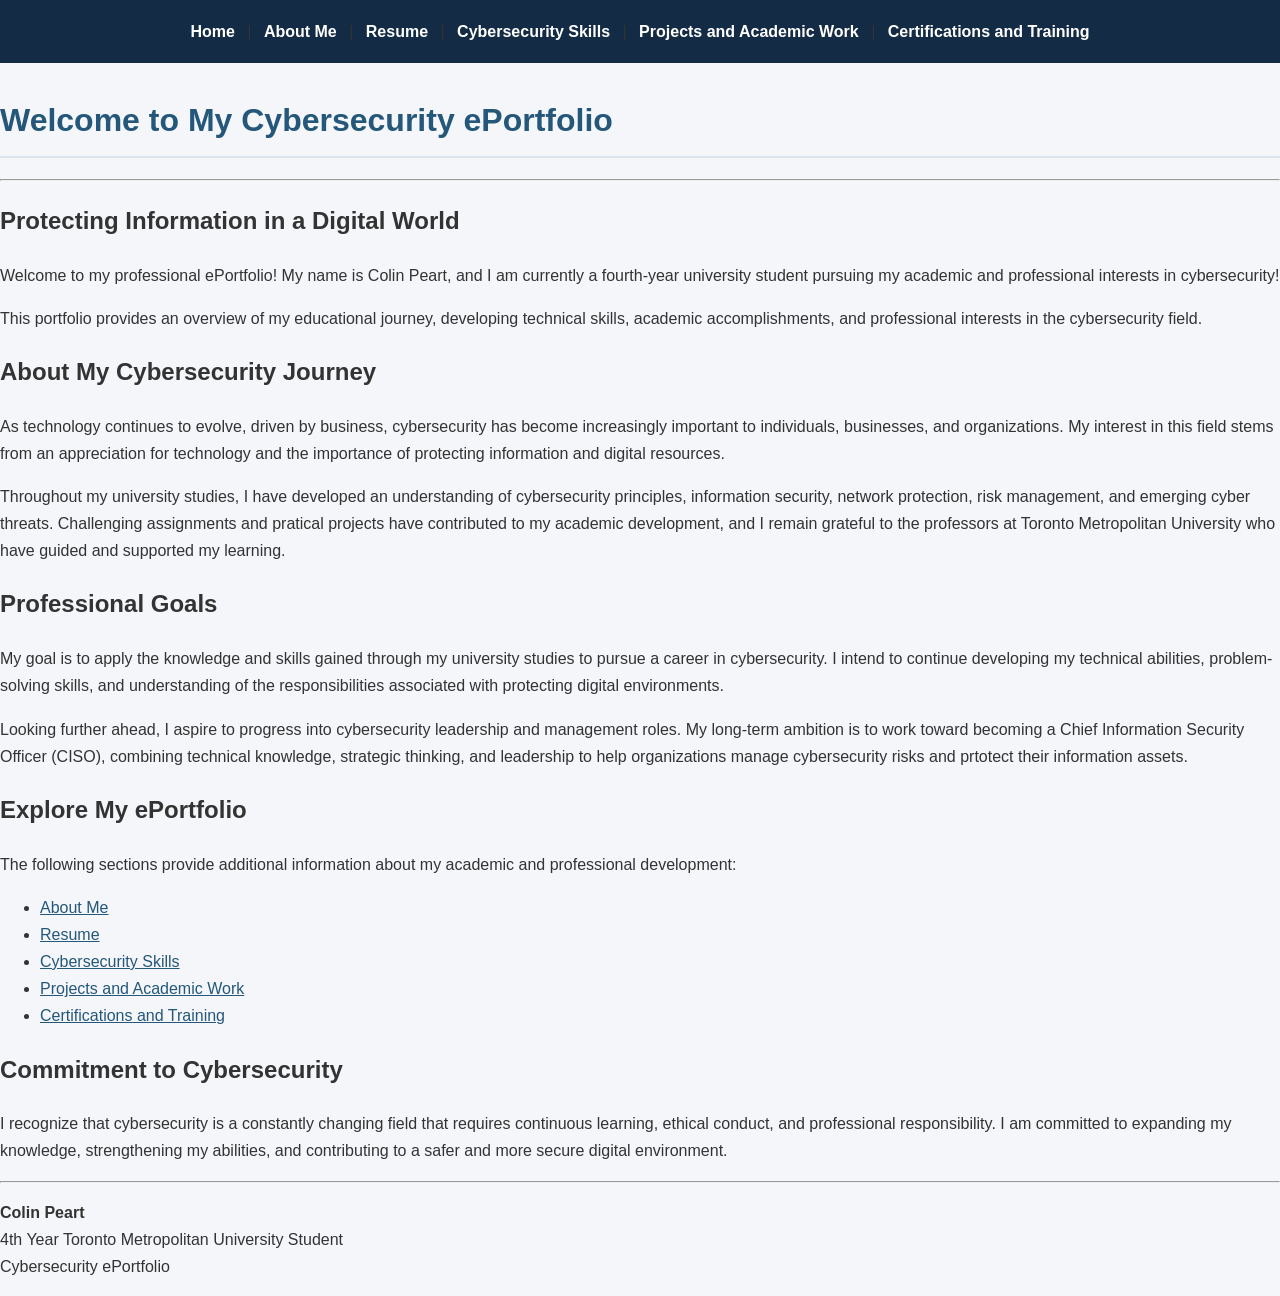
<file: index.html>
<!DOCTYPE html>
<html lang="en">

  <head>
    <meta charset="UTF-8">
    <meta name="viewport" content="width=device-width, initial-scale=1.0">
    
    <title>Welcome to My Cybersecurity ePortfolio</title>
  <style>
    
    /* Need to punch this up a bit! */

    body {
          font-family: Arial, Helvetica, sans-serif;
          background-color: #f4f6f9;
          color: #333333;
          margin: 0;
          line-height: 1.7;
    }

    /* navigation bar */

    nav {
      background-color: #142b45;
      padding: 18px;
      text-align: center;
    }
    
    nav a {
      color: #ffffff;
      text-decoration: none;
      margin: 0 8px;
      font-weight: bold;
    }

    nav a: hover {
      color: #8fc5ed;
      text-decoration: underline;
    }

    /* Body Content */

    main {
      max-width: 1000px;
      margin: 30px auto;
      padding: 30px;
      background-color: #ffffff;
    }

    /* What about scarfs? Headings */

    h1 {
      color: #24577a;
      border-bottom: 2px solid #dce5ee;
      padding-bottom: 8px;
      margin-top: 30px;
    }

    a {
      color: #24577a;
    }

    a:hover {
      color: #142b45;
    }

    footer {
      background-color: #142b45;
      color: #ffffff;
      text-align: center;
      padding: 20px;
      margin-top: 30px;
    }
    footer p {
      margin: 5px;
    }

    @media screen and (max-width: 700px) {
      nav a{
        display: inline-block;
        margin: 5px;
      }

      main {
        margin: 10px;
        padding: 18px;
      }

      h1 {
        font-size: 1.6em;
      }
    }
    </style>
  </head>
  
  <body>
  
  <nav>
    <a href="index.html">Home</a> |
    <a href="about.html">About Me</a> |
    <a href="resume.html">Resume</a> |
    <a href="skills.html">Cybersecurity Skills</a> |
    <a href="projects.html">Projects and Academic Work</a> |
    <a href="certifications.html">Certifications and Training</a>
  </nav>

    
    <h1> Welcome to My Cybersecurity ePortfolio</h1>

    <hr>

    <h2>Protecting Information in a Digital World</h2>

    <p>
      Welcome to my professional ePortfolio!  My name is Colin Peart,
      and I am currently a fourth-year university student pursuing my academic
      and professional interests in cybersecurity!
    </p>

    <p>
      This portfolio provides an overview of my educational journey, developing technical
      skills, academic accomplishments, and professional interests in the cybersecurity
      field.
    </p>

    <h2>About My Cybersecurity Journey</h2>
    <p>
      As technology continues to evolve, driven by business, cybersecurity
      has become increasingly important to individuals, businesses, and
      organizations.  My interest in this field stems from an 
      appreciation for technology and the importance of protecting
      information and digital resources.
    </p>


    <p>
      Throughout my university studies, I have developed an understanding
      of cybersecurity principles, information security, network protection, 
      risk management, and emerging cyber threats. Challenging assignments
      and pratical projects have contributed to my  academic development,
      and I remain grateful to the professors at Toronto Metropolitan
      University who have guided and supported my learning.      
    </p>

    <h2>Professional Goals</h2>
    <p>
      My goal is to apply the knowledge and skills gained through my
      university studies to pursue a career in cybersecurity.  I 
      intend to continue developing my technical abilities, problem-
      solving skills, and understanding of the responsibilities associated
      with protecting digital environments.
    </p>

    <p>
      Looking further ahead, I aspire to progress into cybersecurity 
      leadership and management roles.  My long-term ambition is to
      work toward becoming a Chief Information Security Officer (CISO),
      combining technical knowledge, strategic thinking, and 
      leadership to help organizations manage cybersecurity risks
      and prtotect their information assets.
    </p>

    <h2>Explore My ePortfolio</h2>

    <p>
      The following sections provide additional information about
      my academic and professional development:
    </p>

    <ul>
      <li><a href="about.html">About Me</a></li>
      <li><a href="resume.html">Resume</a></li>
      <li><a href="skills.html">Cybersecurity Skills</a></li>
      <li><a href="projects.html">Projects and Academic Work</a></li>
      <li><a href="certifications.html">Certifications and Training</a></li>
    </ul>

    <h2>Commitment to Cybersecurity</h2>

    <p>
      I recognize that cybersecurity is a constantly changing field that
      requires continuous learning, ethical conduct, and professional
      responsibility. I am committed to expanding my knowledge, 
      strengthening my abilities, and contributing to a safer and more
      secure digital environment.
    </p>
    
    <hr>
    
    <p>
      <strong>Colin Peart</strong><br>
      4th Year Toronto Metropolitan University Student<br>
      Cybersecurity ePortfolio<br>
    </p>
    
  </body>
</html>
</file>
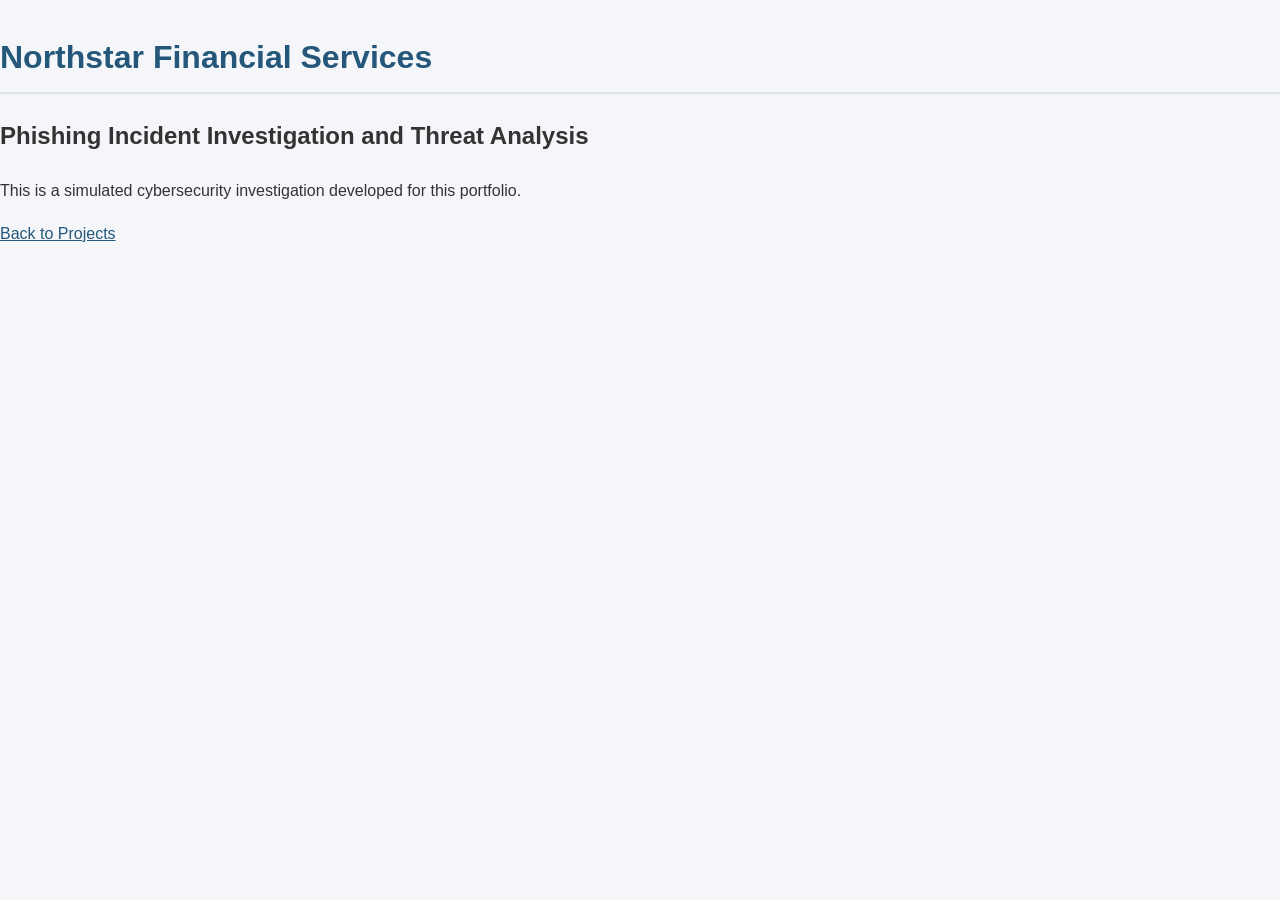
<file: projects/northstar/index.html>
<!DOCTYPE html>
<html lang="en">


<head>
<meta charset="UTF-8">
  <title>Northstar Financial Services</title>
<style>
    
    /* Need to punch this up a bit! */

    body {
          font-family: Arial, Helvetica, sans-serif;
          background-color: #f4f6f9;
          color: #333333;
          margin: 0;
          line-height: 1.7;
    }

    /* navigation bar */

    nav {
      background-color: #142b45;
      padding: 18px;
      text-align: center;
    }
    
    nav a {
      color: #ffffff;
      text-decoration: none;
      margin: 0 8px;
      font-weight: bold;
    }

    nav a: hover {
      color: #8fc5ed;
      text-decoration: underline;
    }

    /* Body Content */

    main {
      max-width: 1000px;
      margin: 30px auto;
      padding: 30px;
      background-color: #ffffff;
    }

    /* What about scarfs? Headings */

    h1 {
      color: #24577a;
      border-bottom: 2px solid #dce5ee;
      padding-bottom: 8px;
      margin-top: 30px;
    }

    a {
      color: #24577a;
    }

    a:hover {
      color: #142b45;
    }

    footer {
      background-color: #142b45;
      color: #ffffff;
      text-align: center;
      padding: 20px;
      margin-top: 30px;
    }
    footer p {
      margin: 5px;
    }

    @media screen and (max-width: 700px) {
      nav a{
        display: inline-block;
        margin: 5px;
      }

      main {
        margin: 10px;
        padding: 18px;
      }

      h1 {
        font-size: 1.6em;
      }
    }
    </style>
    
</head>

<body>
<h1> Northstar Financial Services</h1>
<h2> Phishing Incident Investigation and 
Threat Analysis</h2>

<p>
  This is a simulated cybersecurity investigation
  developed for this portfolio.
</p>

<a href="../../projects.html">
  Back to Projects
</a>
  
</body>
</html>
</file>
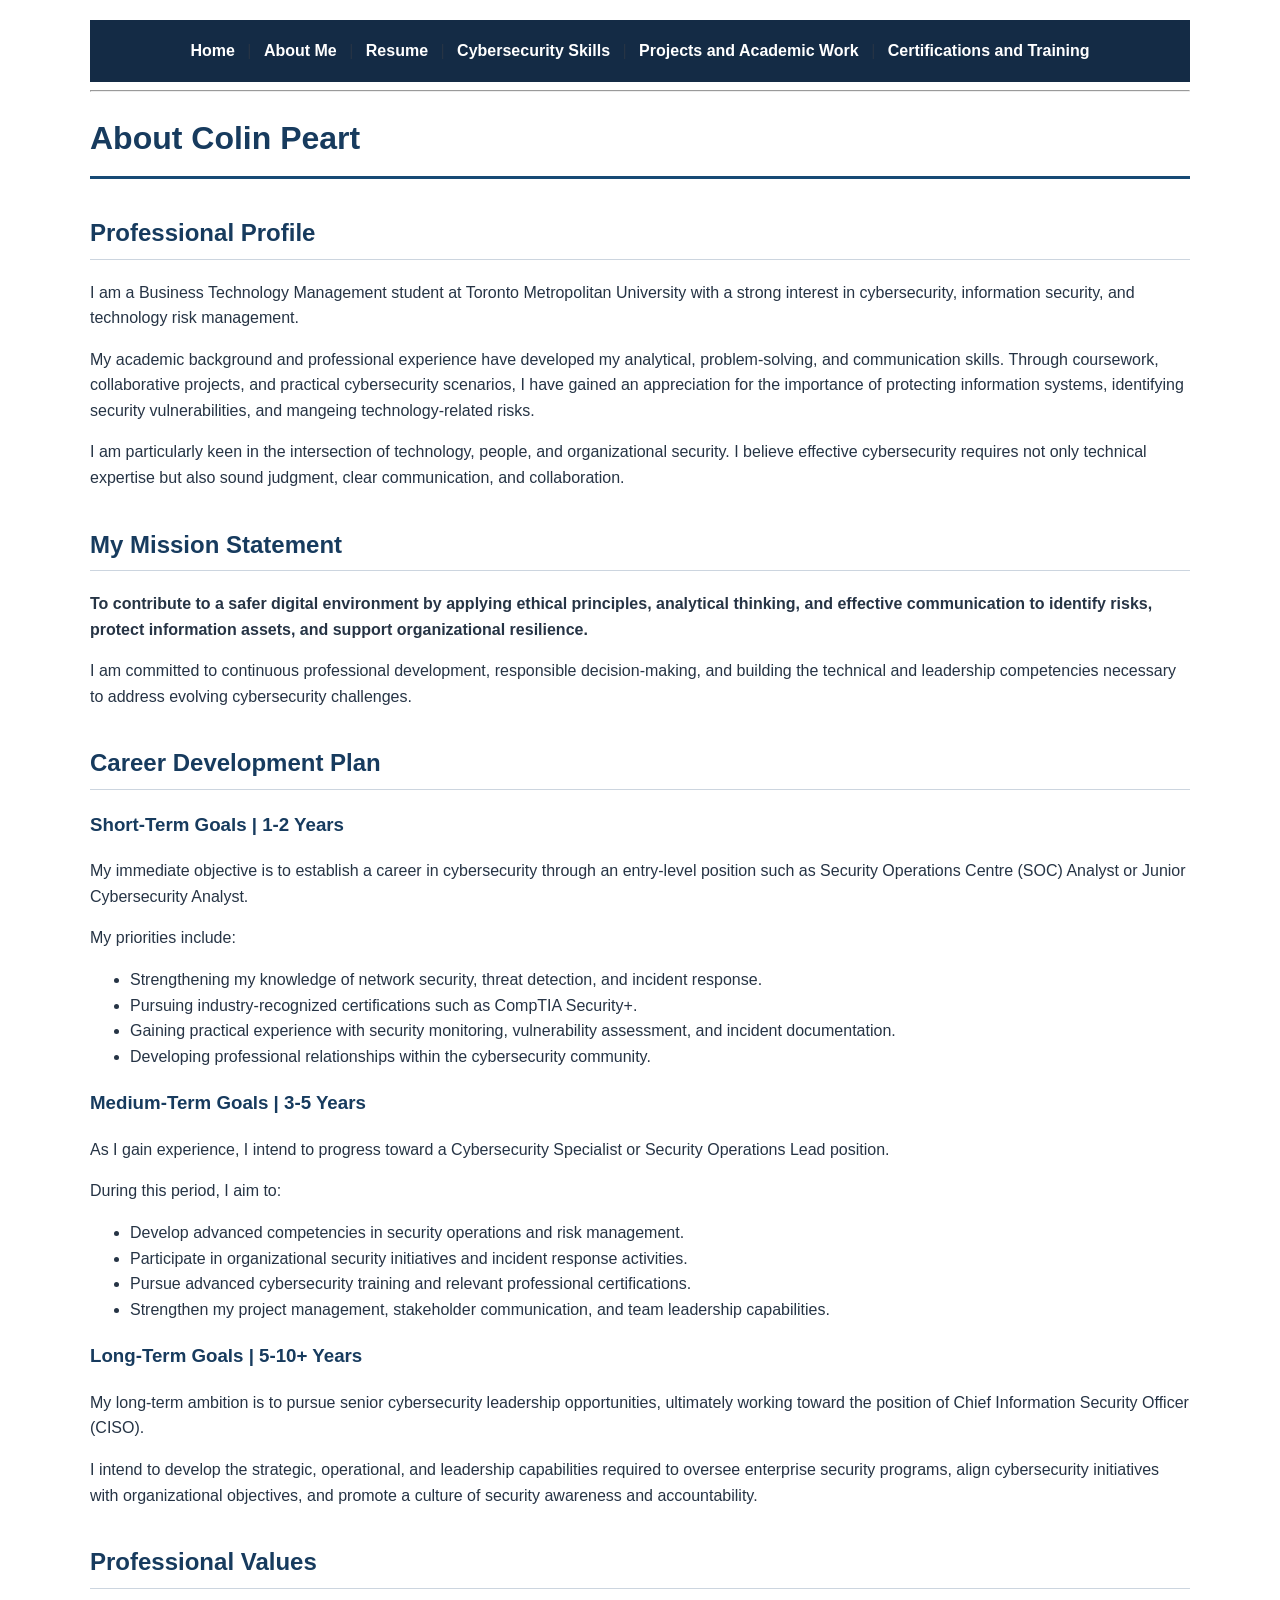
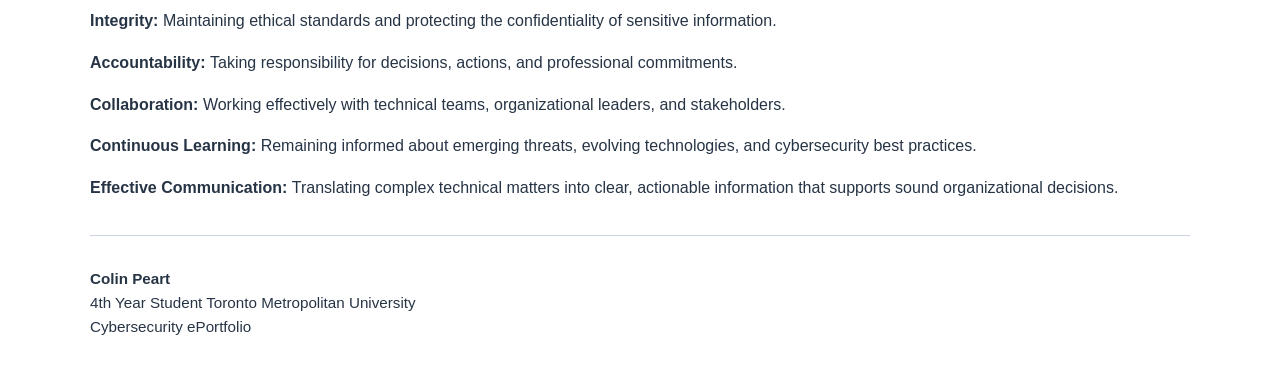
<file: about.html>
<!DOCTYPE html><html lang="en">

<head>
<meta charset="UTF-8">
<meta name="viewport" content="width=device-width, initial-scale=1.0">

<title>About Me</title>

<style>
body {
font-family: Arial, Helvetica, sans-serif;
line-height: 1.6;
max-width: 1100px;
margin: auto;
padding: 20px;
color: #263445;
background-color: #ffffff;
}

/* navigation bar */

    nav {
      background-color: #142b45;
      padding: 18px;
      text-align: center;
    }
    
    nav a {
      color: #ffffff;
      text-decoration: none;
      margin: 0 8px;
      font-weight: bold;
    }
    nav a: hover {
      color: #8fc5ed;
      text-decoration: underline;
    }
h1, h2, h3 {
color: #173b5e;
}

h1 {
border-bottom: 3px solid #174a75;
padding-bottom: 12px;
}

h2 {
margin-top: 35px;
border-bottom: 1px solid #ccd5df;
padding-bottom: 6px;
}

table {
width: 100%;
border-collapse: collapse;
margin: 20px 0;
}

th, td {
border: 1px solid #b9c5d1;
padding: 10px;
text-align: left;
vertical-align: top;
}

th {
background-color: #e8eef4;
color: #173b5e;
}

.note {
background-color: #f1f5f9;
border-left: 4px solid #174a75;
padding: 12px;
margin: 18px 0;
}

footer {
margin-top: 35px;
border-top: 1px solid #ccd5df;
padding-top: 15px;
font-size: 0.95em;
}

code {
color: #174a75;
}

@media (max-width: 650px) {
body {
padding: 12px;
}

table {
font-size: 0.9em;
}

th, td {
padding: 6px;
}
}
</style>

</head>

<body>
<nav aria-label="Main navigation">
<a href="index.html">Home</a> |
<a href="about.html">About Me</a> |
<a href="resume.html">Resume</a> |
<a href="skills.html">Cybersecurity Skills</a> |
<a href="projects.html">Projects and Academic Work</a> |
<a href="certifications.html">Certifications and Training</a>
</nav>

<hr>

<h1>About Colin Peart</h1>


<h2>Professional Profile</h2>


<p>
  I am a Business Technology Management student at Toronto Metropolitan University with a strong
  interest in cybersecurity, information security, and technology risk management.
  </p>

<p>
  My academic background and professional experience have developed my analytical, problem-solving,
  and communication skills.  Through coursework, collaborative projects, and practical cybersecurity
  scenarios, I have gained an appreciation for the importance of protecting information systems, 
  identifying security vulnerabilities, and mangeing technology-related risks.
</p>

<p>
  I am particularly keen in the intersection of technology, people, and organizational security. I
  believe effective cybersecurity requires not only technical expertise but also sound judgment, clear
  communication, and collaboration.
</p>

<h2>My Mission Statement</h2>
  <p>
  <strong>To contribute to a safer digital environment by applying ethical principles, analytical thinking,
  and effective communication to identify risks, protect information assets, and support organizational
  resilience.</strong></p>

  <p>
  I am committed to continuous professional development, responsible decision-making, and building the technical
  and leadership competencies necessary to address evolving cybersecurity challenges.
  </p>

<h2>Career Development Plan</h2>
<h3>Short-Term Goals | 1-2 Years</h3>

<p>
  My immediate objective is to establish a career in cybersecurity through an entry-level position such as Security Operations Centre
  (SOC) Analyst or Junior Cybersecurity Analyst.
</p>

  <p>My priorities include:</p>
  
  <ul>
    <li>Strengthening my knowledge of network security, threat detection, and incident response.</li>
    <li>Pursuing industry-recognized certifications such as CompTIA Security+.</li>
    <li>Gaining practical experience with security monitoring, vulnerability assessment, and incident documentation.</li>
    <li>Developing professional relationships within the cybersecurity community.</li>
  </ul>

  <h3>Medium-Term Goals  | 3-5 Years</h3>
  <p>
    As I gain experience, I intend to progress toward a Cybersecurity Specialist or Security Operations Lead position.
  </p>

  <p>During this period, I aim to:</p>

  <ul>
    <li>Develop advanced competencies in security operations and risk management.</li>
    <li>Participate in organizational security initiatives and incident response activities.</li>
    <li>Pursue advanced cybersecurity training and relevant professional certifications.</li>
    <li>Strengthen my project management, stakeholder communication, and team leadership capabilities.</li>
  </ul>

 <h3>Long-Term Goals | 5-10+ Years</h3>
  
  <p>
    My long-term ambition is to pursue senior cybersecurity leadership opportunities, ultimately working toward
    the position of Chief Information Security Officer (CISO).
  </p>
  <p>
    I intend to develop the strategic, operational, and leadership capabilities required to oversee enterprise
    security programs, align cybersecurity initiatives with organizational objectives, and promote a culture
    of security awareness and accountability.
   </p>

  <h2>Professional Values</h2>
  <p>
    <strong>Integrity: </strong> Maintaining ethical standards and protecting the confidentiality of sensitive
    information.  </p>

  <p>
    <strong>Accountability: </strong> Taking responsibility for decisions, actions, and professional commitments. </p>

  <p>
    <strong>Collaboration: </strong> Working effectively with technical teams, organizational leaders, and stakeholders.
  </p>

  <p>
    <strong>Continuous Learning: </strong> Remaining informed about emerging threats, evolving technologies, and cybersecurity
    best practices.  </p>

  <p>
    <strong>Effective Communication: </strong> Translating complex technical matters into clear, actionable information that supports
    sound organizational decisions.  </p>
  
</body>

<footer>

<p>
<strong>Colin Peart</strong><br>
4th Year Student Toronto Metropolitan University<br>
Cybersecurity ePortfolio<br>
</p>

</footer>

</html>
</file>
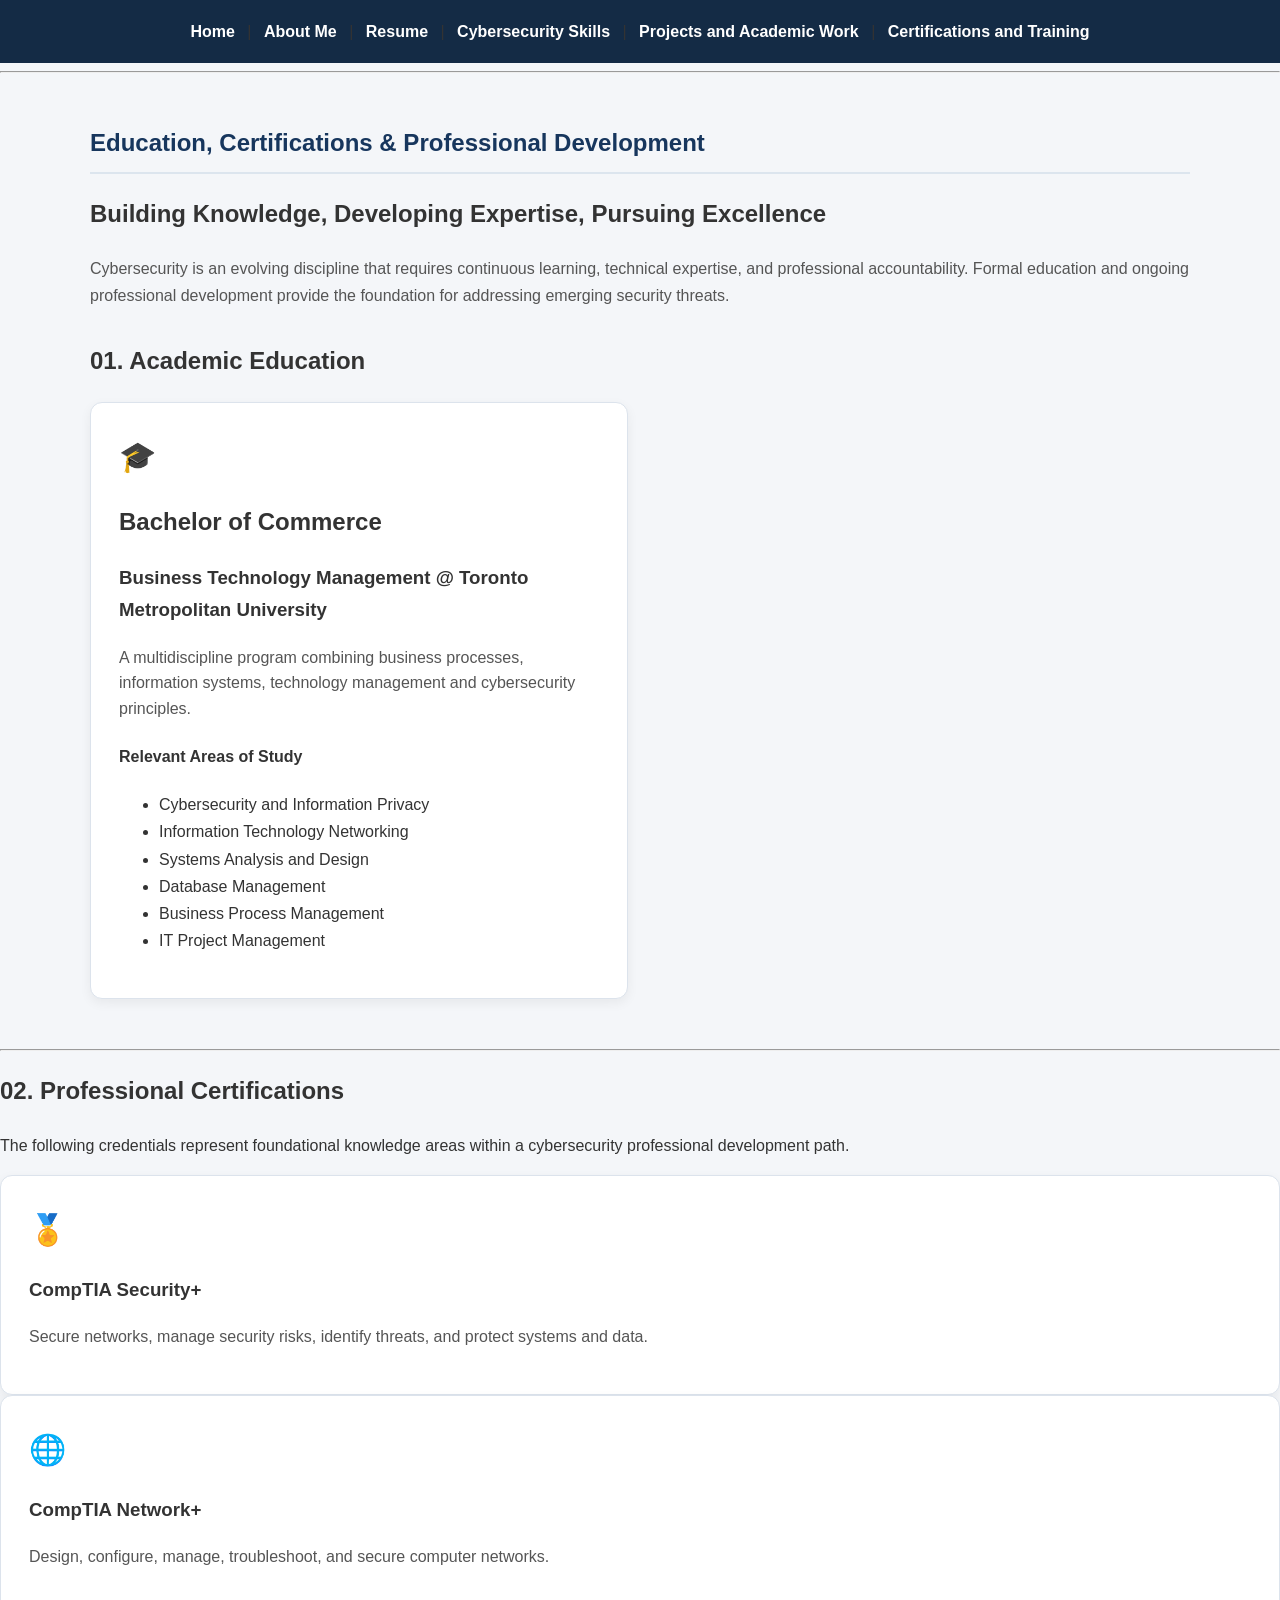
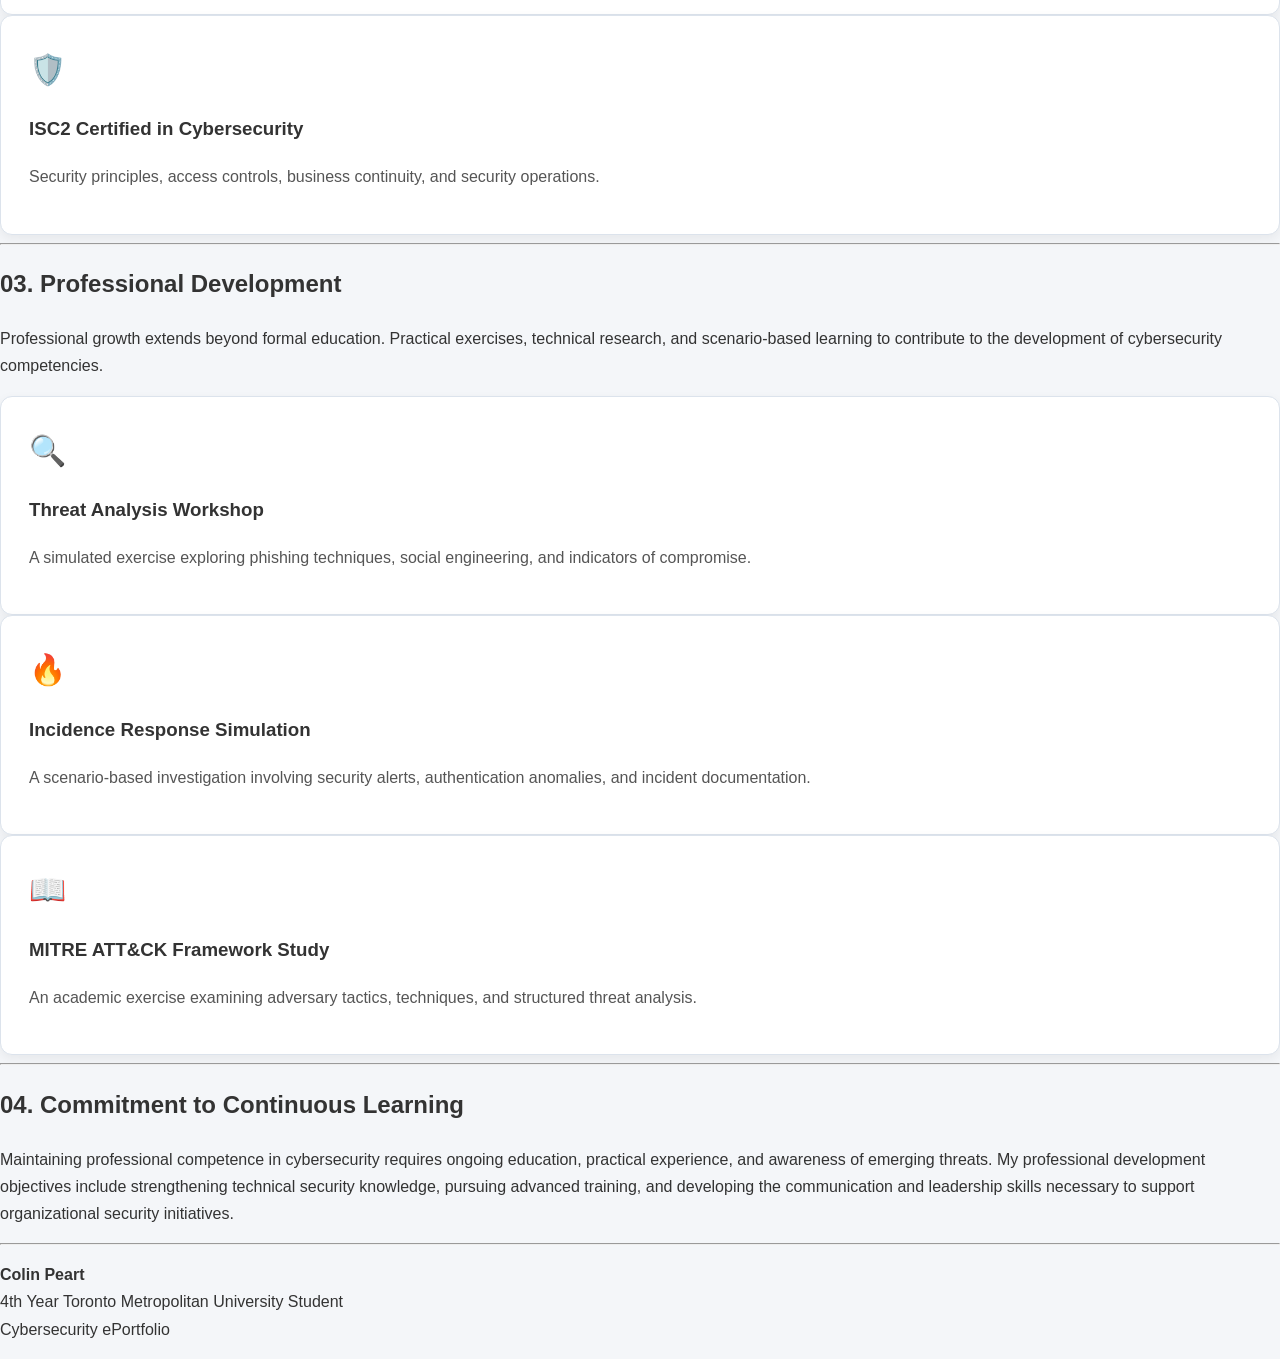
<file: certifications.html>
<!DOCTYPE html>
<html lang="en">

<!-- All script adapted from adapted from website: freefrontend.com/css-card-layouts -->
<head>
<meta charset="UTF-8">
  <title>Cybersecurity Skills & Competencies</title>
<style>
    
    /* Need to punch this up a bit! */

    body {
          font-family: Arial, Helvetica, sans-serif;
          background-color: #f4f6f9;
          color: #333333;
          margin: 0;
          line-height: 1.7;
    }

    /* navigation bar */

    nav {
      background-color: #142b45;
      padding: 18px;
      text-align: center;
    }
    
    nav a {
      color: #ffffff;
      text-decoration: none;
      margin: 0 8px;
      font-weight: bold;
    }

    nav a: hover {
      color: #8fc5ed;
      text-decoration: underline;
    }

    /* Body Content */

    main {
      max-width: 1000px;
      margin: 30px auto;
      padding: 30px;
      background-color: #ffffff;
    }

    /* What about scarfs? Headings */

    h1 {
      color: #24577a;
      border-bottom: 2px solid #dce5ee;
      padding-bottom: 8px;
      margin-top: 30px;
    }

    a {
      color: #24577a;
    }

    a:hover {
      color: #142b45;
    }


    @media screen and (max-width: 700px) {
      nav a{
        display: inline-block;
        margin: 5px;
      }

      main {
        margin: 10px;
        padding: 18px;
      }

      h1 {
        font-size: 1.6em;
      }
    }
  .skills-section {
    max-width: 1100px;
    margin: 50px auto;
    padding: 0 24px;
    font-family: Arial, Helvetica, sans-serif;
  }
  .skills-section h1 {
    color: #17365d;
    margin-bottom: 16px
  }
  .skills-intro {
    color: #555;
    line-height: 1.7;
    margin-bottom: 32px;
  }
  .skills-grid {
   display: grid;
   grid-template-columns: repeat(2, minmax(0, 1fr));
    gap: 24px;
  }
  .skill-card {
    background: #fff;
    border: 1px solid #dce3ec;
    border-radius: 12px;
    padding: 28px;
    box-shadow: 0 4px 12px rgba(0, 0, 0, 0.06);
    transition: transform 0.2s, box-shadow 0.2s;
  }
  .skill-card:hover {
    transform: translateY(-4px);
    box-shadow: 0 8px 20px rgba(0, 0, 0, 0.10);
  }
   .skill-icon {
     font-size: 30px;
     margin-bottom: 12px;
   }
  .skill-card p {
    color:#555;
    line-height: 1.6;
  }
   .skill-card a {
     color: #1769aa
     font-weight: bold;
     font-weight: bold;
     text-decoration: underline;
   }
  @ media (max-width: 650px) {
    .skills-grid {
      grid-template-columns: 1fr;
    }
  }
    
    
    

   </style>

  
</head>

<body>

<nav aria-label="Main navigation">
  <a href="index.html">Home</a> |
  <a href="about.html">About Me</a> |
  <a href="resume.html">Resume</a> |
  <a href="skills.html">Cybersecurity Skills</a> |
  <a href="projects.html">Projects and Academic Work</a> |
  <a href="certifications.html">Certifications and Training</a>
</nav>


<hr>

<section class= "skills-section">
  <h1>Education, Certifications & Professional Development</h1>
 <h2>Building Knowledge, Developing Expertise, Pursuing Excellence</h2>
  <p class="skills-intro">
 Cybersecurity is an evolving discipline that requires continuous
  learning, technical expertise, and professional accountability.
  Formal education and ongoing professional development provide
  the foundation for addressing emerging security threats.
</p>

  <h2>01. Academic Education</h2>
  
<div class = "skills-grid">
  <article class="skill-card">
   <div class="skill-icon">🎓</div> 
    <h2>Bachelor of Commerce</h2>
    <h3>Business Technology Management @ Toronto Metropolitan University</h3>
    <p>
      A multidiscipline program combining business processes, information systems, technology management
       and cybersecurity principles.   </p>
   <h4>Relevant Areas of Study</h4>
          <ul>
            <li>Cybersecurity and Information Privacy</li>
            <li>Information Technology Networking</li>
            <li>Systems Analysis and Design</li>
            <li>Database Management</li>
            <li>Business Process Management</li>
            <li>IT Project Management</li>
          </ul>
     </article>
</div>
</section>

<hr>
<h2>02. Professional Certifications</h2> 
<p>
        The following credentials represent foundational knowledge areas within
        a cybersecurity professional development path.
    </p>

 <article class="skill-card">
    <div class="skill-icon">🏅</div>
    <h3>CompTIA Security+</h3>
    <p>
     Secure networks, manage security risks, identify threats, and protect systems and data.
     </p>
  </article>

  <article class="skill-card">
    <div class="skill-icon">🌐</div>
    <h3>CompTIA Network+</h3>
  <p>
  Design, configure, manage, troubleshoot, and secure computer networks.
  </p>
  </article>

  <article class="skill-card">
    <div class="skill-icon">🛡️</div>
    <h3>ISC2 Certified in Cybersecurity</h3>
    <p>
      Security principles, access controls, business continuity, and security operations.
    </p>
  </article>
 
</div>
</section>

<hr>  
  <h2>03. Professional Development</h2>
  
  <p>
Professional growth extends beyond formal education. Practical exercises, technical research, and scenario-based learning to contribute to the development of cybersecurity competencies.
  </p>

<article class="skill-card">
    <div class="skill-icon">🔍</div>
    <h3>Threat Analysis Workshop</h3>
    <p>
     A simulated exercise exploring phishing techniques, social engineering, and indicators of compromise.
   </p>
  </article>

  <article class="skill-card">
    <div class="skill-icon">🔥</div>
    <h3>Incidence Response Simulation</h3>
  <p>
  A scenario-based investigation involving security alerts, authentication anomalies, and incident documentation.
  </p>
  </article>

  <article class="skill-card">
    <div class="skill-icon">📖</div>
    <h3>MITRE ATT&amp;CK Framework Study</h3>
    <p>
An academic exercise examining adversary tactics, techniques, and structured threat analysis.
</p>
</article>

</div>
</section>

<hr>  
  <h2>04. Commitment to Continuous Learning</h2>
  
  <p>
Maintaining professional competence in cybersecurity requires ongoing education, practical experience, and 
awareness of emerging threats.  My professional development objectives include strengthening technical
security knowledge, pursuing advanced training, and developing the communication and leadership skills
 necessary to support organizational security initiatives.
</p>


<hr>   
    <footer>
     <p>
       <strong>Colin Peart</strong><br>
      4th Year Toronto Metropolitan University Student<br>
      Cybersecurity ePortfolio<br>
    </p>
    </footer>
    
    
  
</body>
</html>
</file>
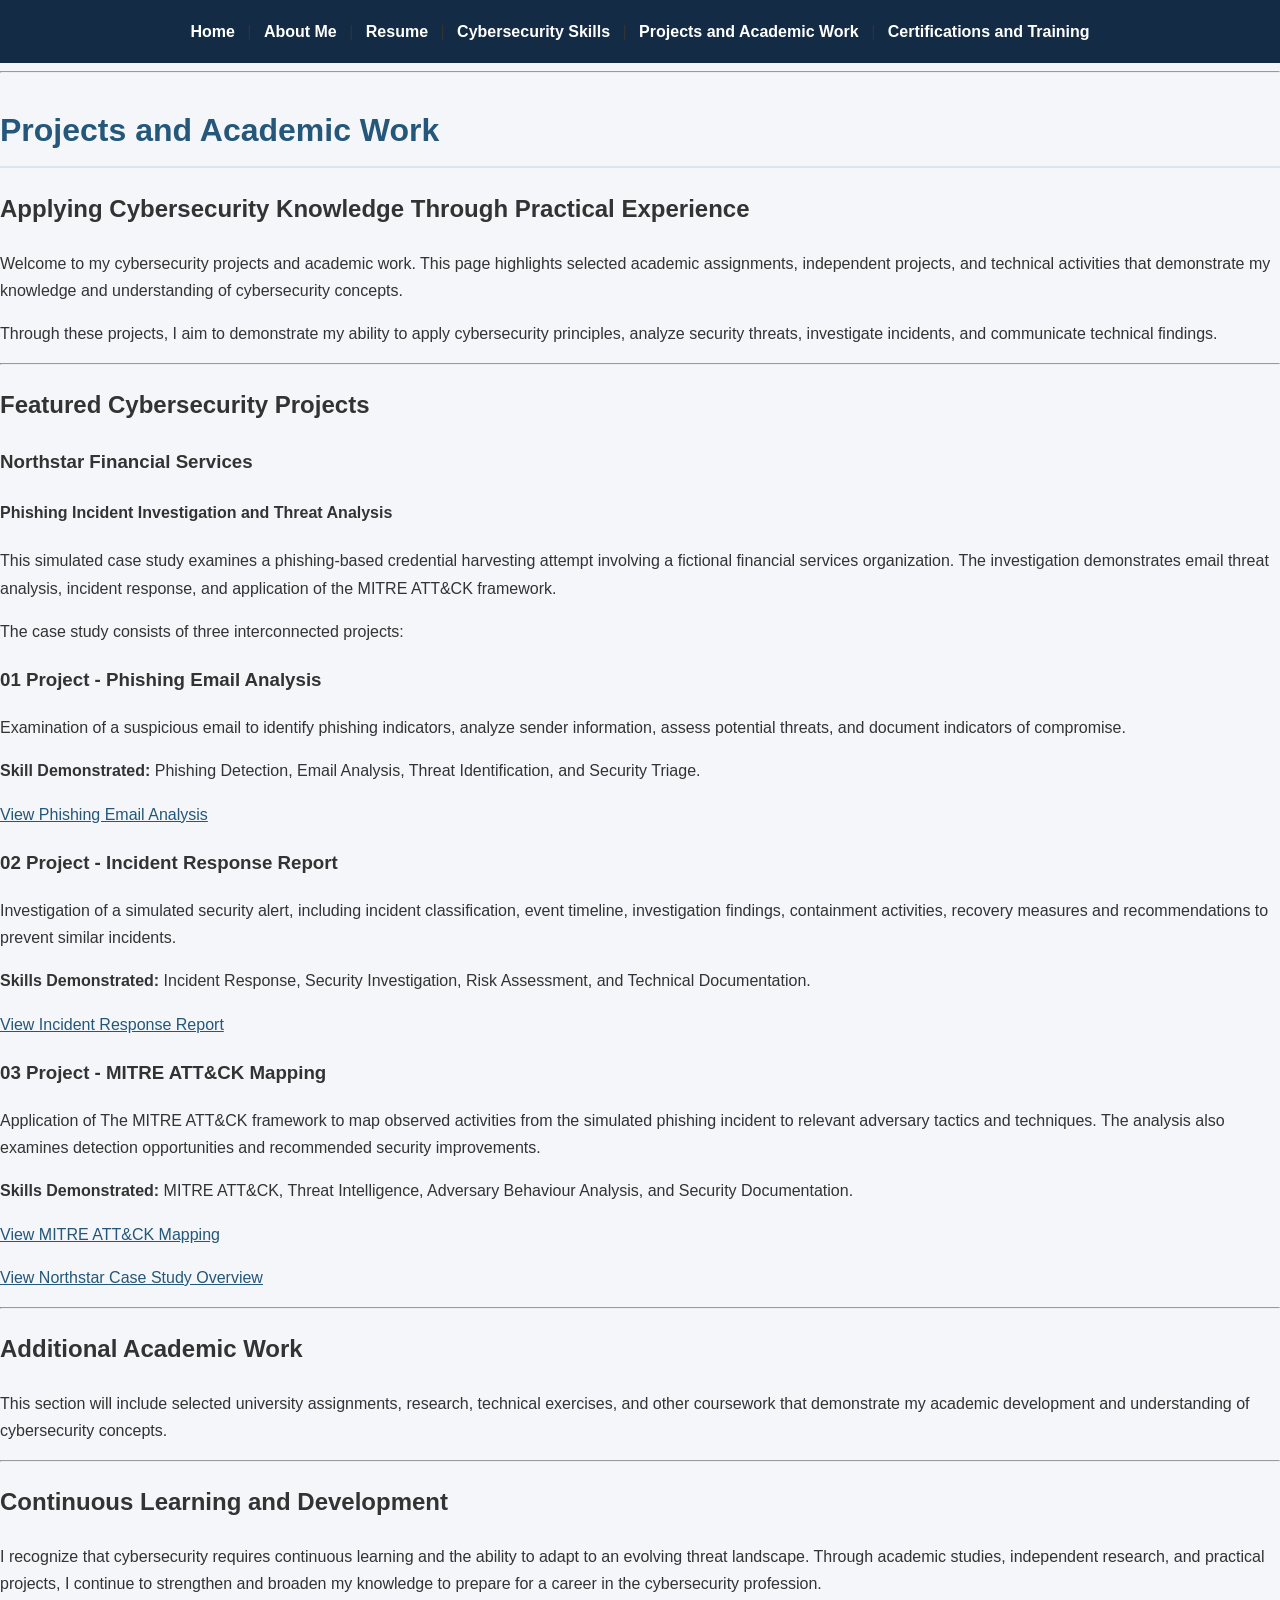
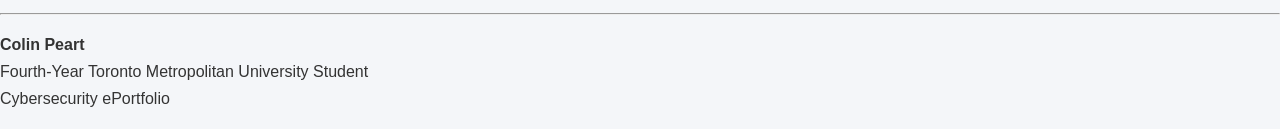
<file: projects.html>
<!DOCTYPE html>
<html lang="en"

<head> 
   <meta charset="UTF-8">
   <meta name="viewport" content="width=device-width, initial-scale=1.0">
   <title>Projects and Academic Work</title>
<style>
    
    /* Need to punch this up a bit! */

    body {
          font-family: Arial, Helvetica, sans-serif;
          background-color: #f4f6f9;
          color: #333333;
          margin: 0;
          line-height: 1.7;
    }

    /* navigation bar */

    nav {
      background-color: #142b45;
      padding: 18px;
      text-align: center;
    }
    
    nav a {
      color: #ffffff;
      text-decoration: none;
      margin: 0 8px;
      font-weight: bold;
    }

    nav a: hover {
      color: #8fc5ed;
      text-decoration: underline;
    }

    /* Body Content */

    main {
      max-width: 1000px;
      margin: 30px auto;
      padding: 30px;
      background-color: #ffffff;
    }

    /* What about scarfs? Headings */

    h1 {
      color: #24577a;
      border-bottom: 2px solid #dce5ee;
      padding-bottom: 8px;
      margin-top: 30px;
    }

    a {
      color: #24577a;
    }

    a:hover {
      color: #142b45;
    }
    @media screen and (max-width: 700px) {
      nav a{
        display: inline-block;
        margin: 5px;
      }

      main {
        margin: 10px;
        padding: 18px;
      }

      h1 {
        font-size: 1.6em;
      }
    }
    </style>
  
</head>

<body>
  <nav>
      <a href="index.html">Home</a> |
      <a href="about.html">About Me</a> |
      <a href="resume.html">Resume</a> |
      <a href="skills.html">Cybersecurity Skills</a> |
      <a href="projects.html">Projects and Academic Work</a> |
      <a href="certifications.html">Certifications and Training</a> 
  </nav>

 <hr>
  
<h1>Projects and Academic Work</h1>
<h2>Applying Cybersecurity Knowledge Through Practical Experience</h2>

<p>
  Welcome to my cybersecurity projects and academic work.
  This page highlights selected academic assignments, independent
  projects, and technical activities that demonstrate my 
  knowledge and understanding of cybersecurity concepts.
</p>

<p>
  Through these projects, I aim to demonstrate my ability to apply 
  cybersecurity principles, analyze security threats, investigate
  incidents, and communicate technical findings.
</p> 

<hr>

<h2>Featured Cybersecurity Projects</h2>

<h3>Northstar Financial Services</h3>

<h4>Phishing Incident Investigation and Threat Analysis</h4>

<p>
   This simulated case study examines a phishing-based credential harvesting attempt
   involving a fictional financial services organization.
   The investigation demonstrates email threat analysis, incident response,
   and application of the MITRE ATT&CK framework.
</p>

 <p>
   The case study consists of three interconnected projects:
 </p>
  
 <h3>01 Project - Phishing Email Analysis</h3>

 <p>
   Examination of a suspicious email to identify phishing indicators, 
   analyze sender information, assess potential threats, and 
   document indicators of compromise.
  </p>

  <p> 
    <strong> Skill Demonstrated:</strong>
    Phishing Detection, Email Analysis, Threat Identification,
    and Security Triage.
  </p>

   <p>
    <a href="projects/northstar/phishing-analysis.html">
    View Phishing Email Analysis
    </a>
   </p>
   
   <h3>02 Project - Incident Response Report</h3>
  
   <p>
     Investigation of a simulated security alert, including
     incident classification, event timeline, investigation
     findings, containment activities, recovery measures
     and recommendations to prevent similar incidents.
   </p> 

   <p>
     <strong>Skills Demonstrated:</strong>
     Incident Response, Security Investigation, Risk Assessment, 
     and Technical Documentation.
   </p>

   <p>
    <a href="projects/northstar/incident-report.html">
    View Incident Response Report
    </a>
    </p>
   
   <h3>03 Project - MITRE ATT&CK Mapping</h3>

  <p>
    Application of The MITRE ATT&CK framework to map observed
    activities from the simulated phishing incident to relevant
    adversary tactics and techniques.
    The analysis also examines detection opportunities and recommended
    security improvements.
  </p>

  <p> 
    <strong> Skills Demonstrated:</strong>
    MITRE ATT&CK, Threat Intelligence, Adversary Behaviour
    Analysis, and Security Documentation.
  </p>

  <p>
  <a href="projects/northstar/mitre-mapping.html">
   View MITRE ATT&CK Mapping
  </a>
  </p>

   <p>
   <a href="projects/northstar/index.html">
   View Northstar Case Study Overview
   </a>
   </p>
   
  <hr>

  <h2>Additional Academic Work</h2>

  <p>
    This section will include selected university assignments, research, 
    technical exercises, and other coursework that demonstrate my
    academic development and understanding of cybersecurity concepts.
  </p> 

  <hr>

  <h2>Continuous Learning and Development</h2>

  <p>
    I recognize that cybersecurity requires continuous learning and the 
    ability to adapt to an evolving threat landscape.  Through academic
    studies, independent research, and practical projects, I continue to
    strengthen and broaden my knowledge to prepare for a career in the
    cybersecurity profession.
  </p>

  <hr>

  <p>
    <strong>Colin Peart</strong><br>
    Fourth-Year Toronto Metropolitan University Student<br>
    Cybersecurity ePortfolio
  </p>
</body>
</html>
</file>
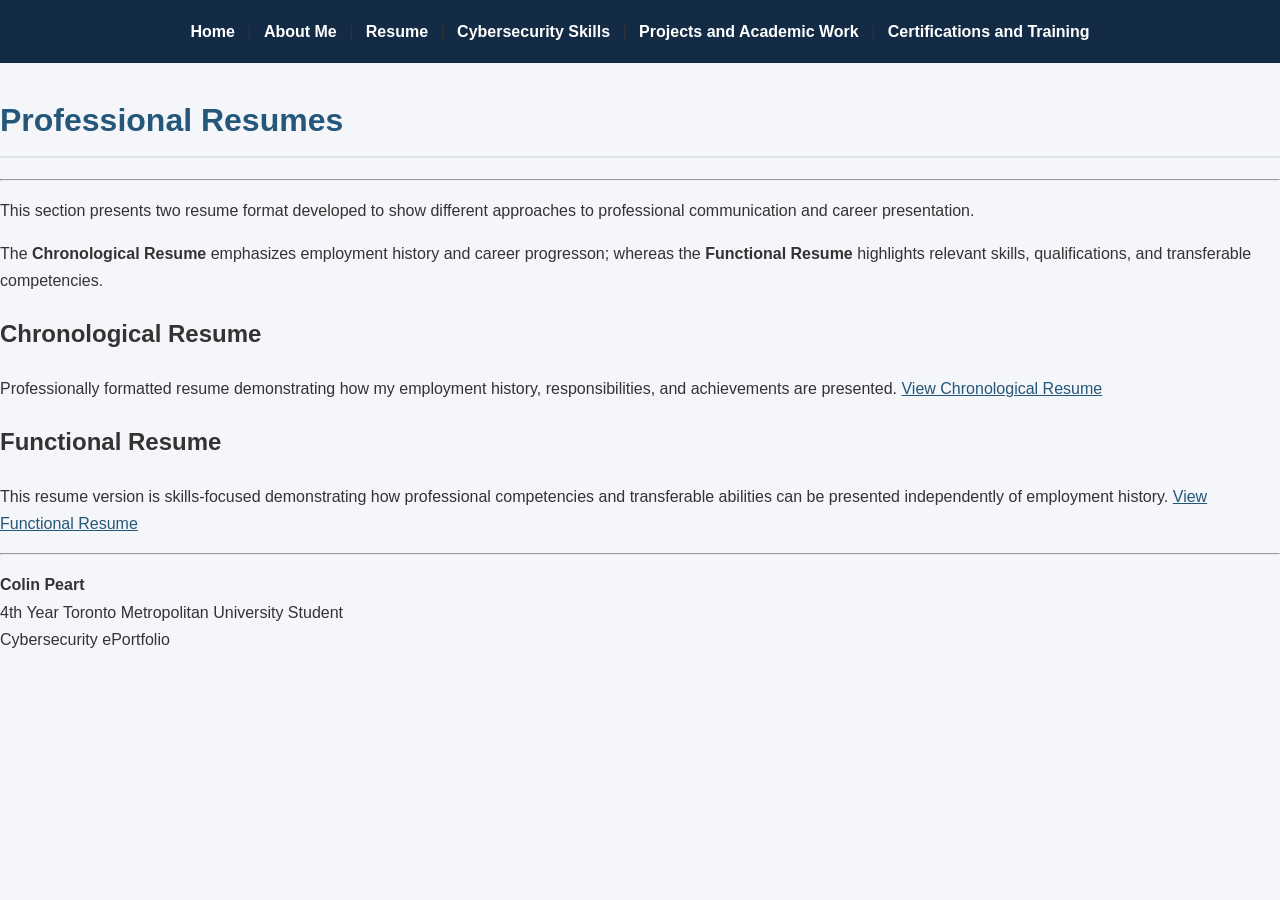
<file: resume.html>
<!DOCTYPE html>
<html lang="en">

  <head>
    <meta charset="UTF-8">
    <meta name="viewport" content="width=device-width, initial-scale=1.0">
    
    
  <style>
    
    /* Need to punch this up a bit! */

    body {
          font-family: Arial, Helvetica, sans-serif;
          background-color: #f4f6f9;
          color: #333333;
          margin: 0;
          line-height: 1.7;
    }

    /* navigation bar */

    nav {
      background-color: #142b45;
      padding: 18px;
      text-align: center;
    }
    
    nav a {
      color: #ffffff;
      text-decoration: none;
      margin: 0 8px;
      font-weight: bold;
    }

    nav a: hover {
      color: #8fc5ed;
      text-decoration: underline;
    }

    /* Body Content */

    main {
      max-width: 1000px;
      margin: 30px auto;
      padding: 30px;
      background-color: #ffffff;
    }

    /* What about scarfs? Headings */

    h1 {
      color: #24577a;
      border-bottom: 2px solid #dce5ee;
      padding-bottom: 8px;
      margin-top: 30px;
    }

    a {
      color: #24577a;
    }

    a:hover {
      color: #142b45;
    }

   
    @media screen and (max-width: 700px) {
      nav a{
        display: inline-block;
        margin: 5px;
      }

      main {
        margin: 10px;
        padding: 18px;
      }

      h1 {
        font-size: 1.6em;
      }
    }
    </style>
  </head>
  
  <body>
  
  <nav>
    <a href="index.html">Home</a> |
    <a href="about.html">About Me</a> |
    <a href="resume.html">Resume</a> |
    <a href="skills.html">Cybersecurity Skills</a> |
    <a href="projects.html">Projects and Academic Work</a> |
    <a href="certifications.html">Certifications and Training</a>
  </nav>

    
    <h1> Professional Resumes</h1>

    <hr>

    <p>
      This section presents two resume format developed to show different approaches to professional communication and career
      presentation.
    </p>

    <p>
      The <strong>Chronological Resume </strong> emphasizes employment history and career progresson; whereas the <strong>Functional
      Resume </strong> highlights relevant skills, qualifications, and transferable competencies.
    </p>

    
   
    
    <h2>Chronological Resume</h2>

    <p>
      Professionally formatted resume demonstrating how my employment history, responsibilities, and achievements are presented.
      <a href="Chronological Resume.pdf"> View Chronological Resume </a>
     </p>

    <h2>Functional Resume</h2>
      <p>
      This resume version is skills-focused demonstrating how professional competencies and transferable abilities can be presented
      independently of employment history.
      <a href="Functional Resume.pdf"> View Functional Resume </a>
      </p>
    
 <hr>
    <footer>
    
    <p>
      <strong>Colin Peart</strong><br>
      4th Year Toronto Metropolitan University Student<br>
      Cybersecurity ePortfolio<br>
    </p>
    </footer>
  
  </body>

</html>
</file>
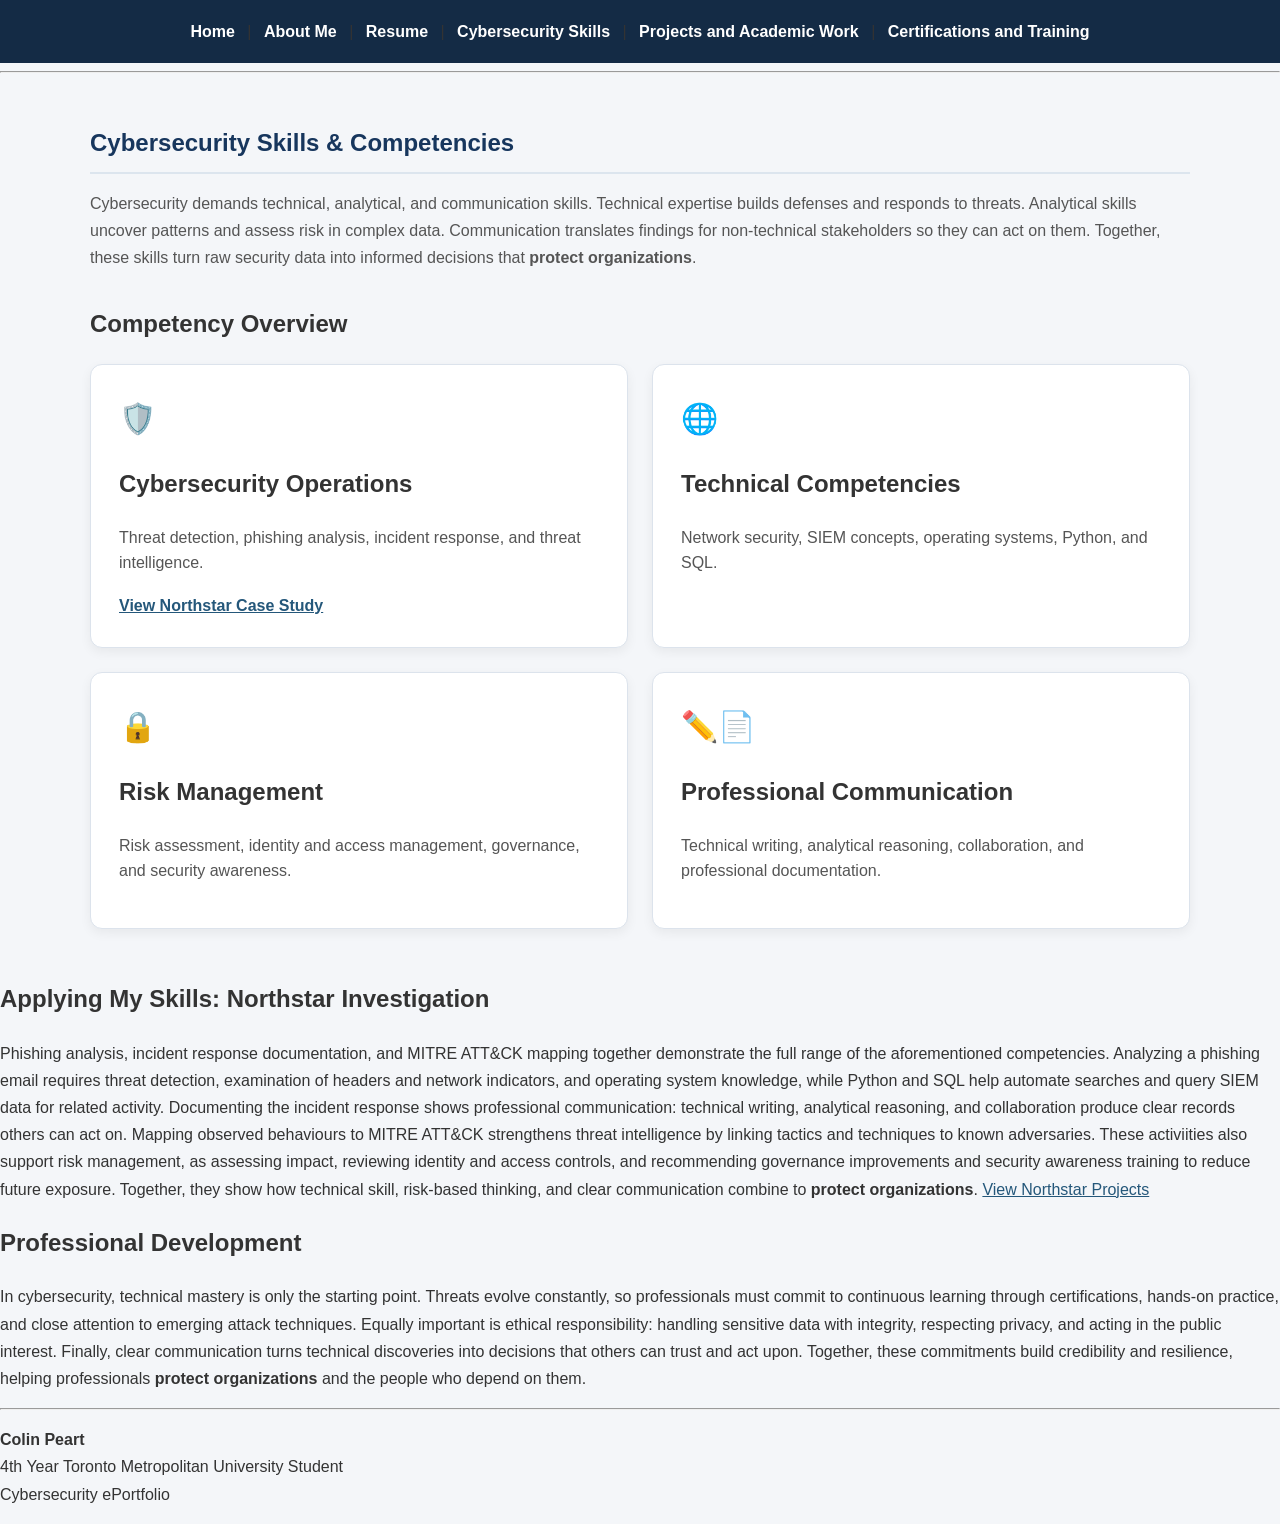
<file: skills.html>
<!DOCTYPE html>
<html lang="en">

<!-- All script adapted from adapted from website: freefrontend.com/css-card-layouts -->
<head>
<meta charset="UTF-8">
  <title>Cybersecurity Skills & Competencies</title>
<style>
    
    /* Need to punch this up a bit! */

    body {
          font-family: Arial, Helvetica, sans-serif;
          background-color: #f4f6f9;
          color: #333333;
          margin: 0;
          line-height: 1.7;
    }

    /* navigation bar */

    nav {
      background-color: #142b45;
      padding: 18px;
      text-align: center;
    }
    
    nav a {
      color: #ffffff;
      text-decoration: none;
      margin: 0 8px;
      font-weight: bold;
    }

    nav a: hover {
      color: #8fc5ed;
      text-decoration: underline;
    }

    /* Body Content */

    main {
      max-width: 1000px;
      margin: 30px auto;
      padding: 30px;
      background-color: #ffffff;
    }

    /* What about scarfs? Headings */

    h1 {
      color: #24577a;
      border-bottom: 2px solid #dce5ee;
      padding-bottom: 8px;
      margin-top: 30px;
    }

    a {
      color: #24577a;
    }

    a:hover {
      color: #142b45;
    }


    @media screen and (max-width: 700px) {
      nav a{
        display: inline-block;
        margin: 5px;
      }

      main {
        margin: 10px;
        padding: 18px;
      }

      h1 {
        font-size: 1.6em;
      }
    }
  .skills-section {
    max-width: 1100px;
    margin: 50px auto;
    padding: 0 24px;
    font-family: Arial, Helvetica, sans-serif;
  }
  .skills-section h1 {
    color: #17365d;
    margin-bottom: 16px
  }
  .skills-intro {
    color: #555;
    line-height: 1.7;
    margin-bottom: 32px;
  }
  .skills-grid {
   display: grid;
   grid-template-columns: repeat(2, minmax(0, 1fr));
    gap: 24px;
  }
  .skill-card {
    background: #fff;
    border: 1px solid #dce3ec;
    border-radius: 12px;
    padding: 28px;
    box-shadow: 0 4px 12px rgba(0, 0, 0, 0.06);
    transition: transform 0.2s, box-shadow 0.2s;
  }
  .skill-card:hover {
    transform: translateY(-4px);
    box-shadow: 0 8px 20px rgba(0, 0, 0, 0.10);
  }
   .skill-icon {
     font-size: 30px;
     margin-bottom: 12px;
   }
  .skill-card p {
    color:#555;
    line-height: 1.6;
  }
   .skill-card a {
     color: #1769aa
     font-weight: bold;
     font-weight: bold;
     text-decoration: underline;
   }
  @ media (max-width: 650px) {
    .skills-grid {
      grid-template-columns: 1fr;
    }
  }
    
    
    

   </style>

  
</head>

<body>

<nav aria-label="Main navigation">
  <a href="index.html">Home</a> |
  <a href="about.html">About Me</a> |
  <a href="resume.html">Resume</a> |
  <a href="skills.html">Cybersecurity Skills</a> |
  <a href="projects.html">Projects and Academic Work</a> |
  <a href="certifications.html">Certifications and Training</a>
</nav>


<hr>

<section class= "skills-section">
<h1>Cybersecurity Skills & Competencies</h1>
  <p class="skills-intro">
  Cybersecurity demands technical, analytical, and communication skills. Technical expertise builds
  defenses and responds to threats.  Analytical skills uncover patterns and assess risk in complex
  data.  Communication translates findings for non-technical stakeholders so they can act on them.
  Together, these skills turn raw security data into informed decisions that <strong>protect
  organizations</strong>.
</p>

  <h2>Competency Overview</h2>
  
<div class = "skills-grid">
  <article class="skill-card">
   <div class="skill-icon">🛡️</div> 
    <h2>Cybersecurity Operations</h2>
    <p>
      Threat detection, phishing analysis, incident response, and threat intelligence.
    </p>
    <a href="projects/northstar/index.html"> View Northstar Case Study
    </a>
  </article>

  <article class="skill-card">
    <div class="skill-icon">🌐</div>
    <h2>Technical Competencies</h2>
    <p>
      Network security, SIEM concepts, operating systems, Python, and SQL.
    </p>
  </article>

  <article class="skill-card">
    <div class="skill-icon">🔒</div>
    <h2>Risk Management</h2>
  <p>
    Risk assessment, identity and access management, governance, and security awareness.
  </p>
  </article>

  <article class="skill-card">
    <div class="skill-icon">✏️📄</div>
    <h2>Professional Communication</h2>
    <p>
      Technical writing, analytical reasoning, collaboration, and professional documentation.
    </p>
  </article>

  
</div>
</section>
  
  <h2>Applying My Skills: Northstar Investigation</h2>
  
  <p>
    Phishing analysis, incident response documentation, and MITRE ATT&CK mapping together 
    demonstrate the full range of the aforementioned competencies.  Analyzing a phishing
    email requires threat detection, examination of headers and network indicators, and 
    operating system knowledge, while Python and SQL help automate searches and query SIEM
    data for related activity. Documenting the incident response shows professional communication:
    technical writing, analytical reasoning, and collaboration produce clear records others
    can act on. Mapping observed behaviours to MITRE ATT&CK strengthens threat intelligence
    by linking tactics and techniques to known adversaries.  These activiities also 
    support risk management, as assessing impact, reviewing identity and access controls, and
    recommending governance improvements and security awareness training to reduce future 
    exposure. Together, they show how technical skill, risk-based thinking, and clear
    communication combine to <strong>protect organizations</strong>.

    <a href="https://colin-peart-cybersecurity.github.io/ePortfolio/projects.html">View Northstar Projects</a>
  </p>

  <h2>Professional Development</h2>
  <p>
    In cybersecurity, technical mastery is only the starting point. Threats evolve constantly, so professionals
    must commit to continuous learning through certifications, hands-on practice, and close attention to 
    emerging attack techniques.  Equally important is ethical responsibility: handling sensitive data with integrity, 
    respecting privacy, and acting in the public interest.  Finally, clear communication turns technical discoveries into
    decisions that others can trust and act upon. Together, these commitments build credibility and resilience, helping 
    professionals <strong>protect organizations</strong> and the people who depend on them.
  </p>

    <hr>   
    <footer>
     <p>
       <strong>Colin Peart</strong><br>
      4th Year Toronto Metropolitan University Student<br>
      Cybersecurity ePortfolio<br>
    </p>
    </footer>
    
    
  
</body>
</html>
</file>
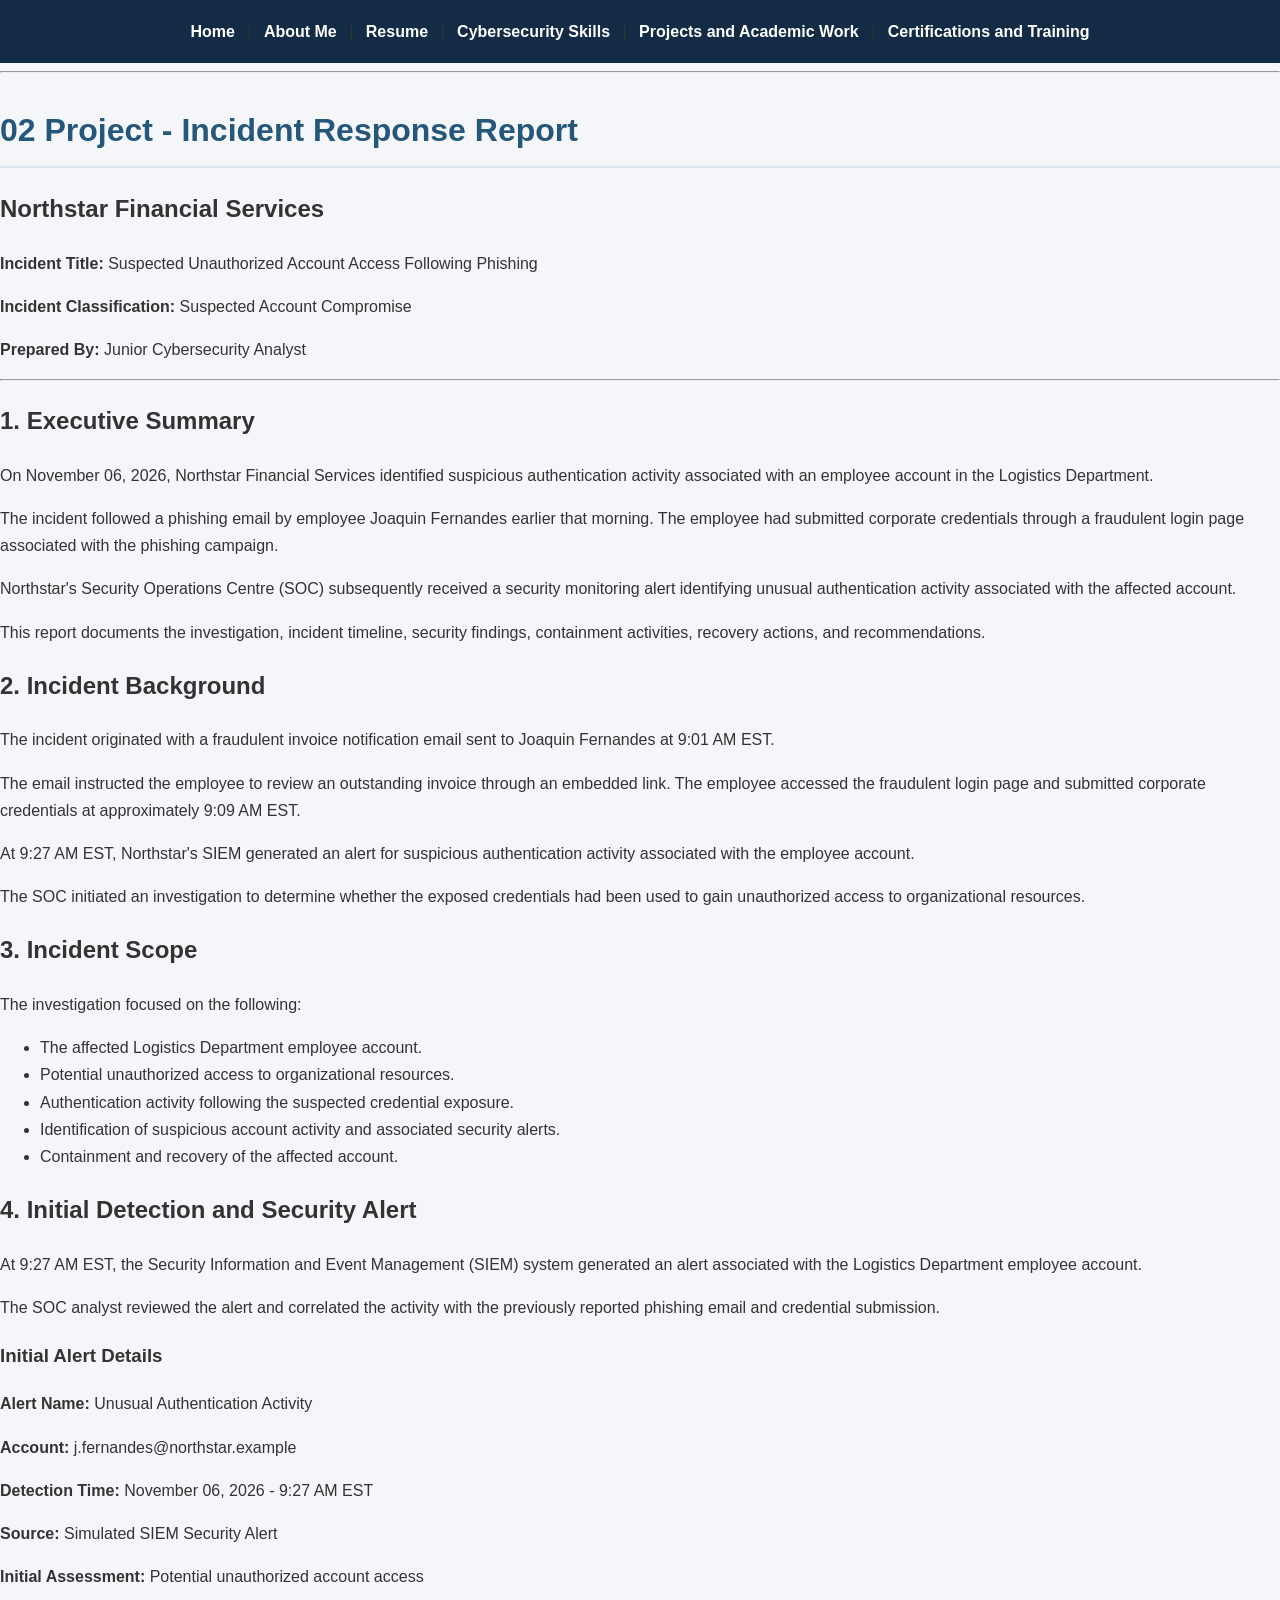
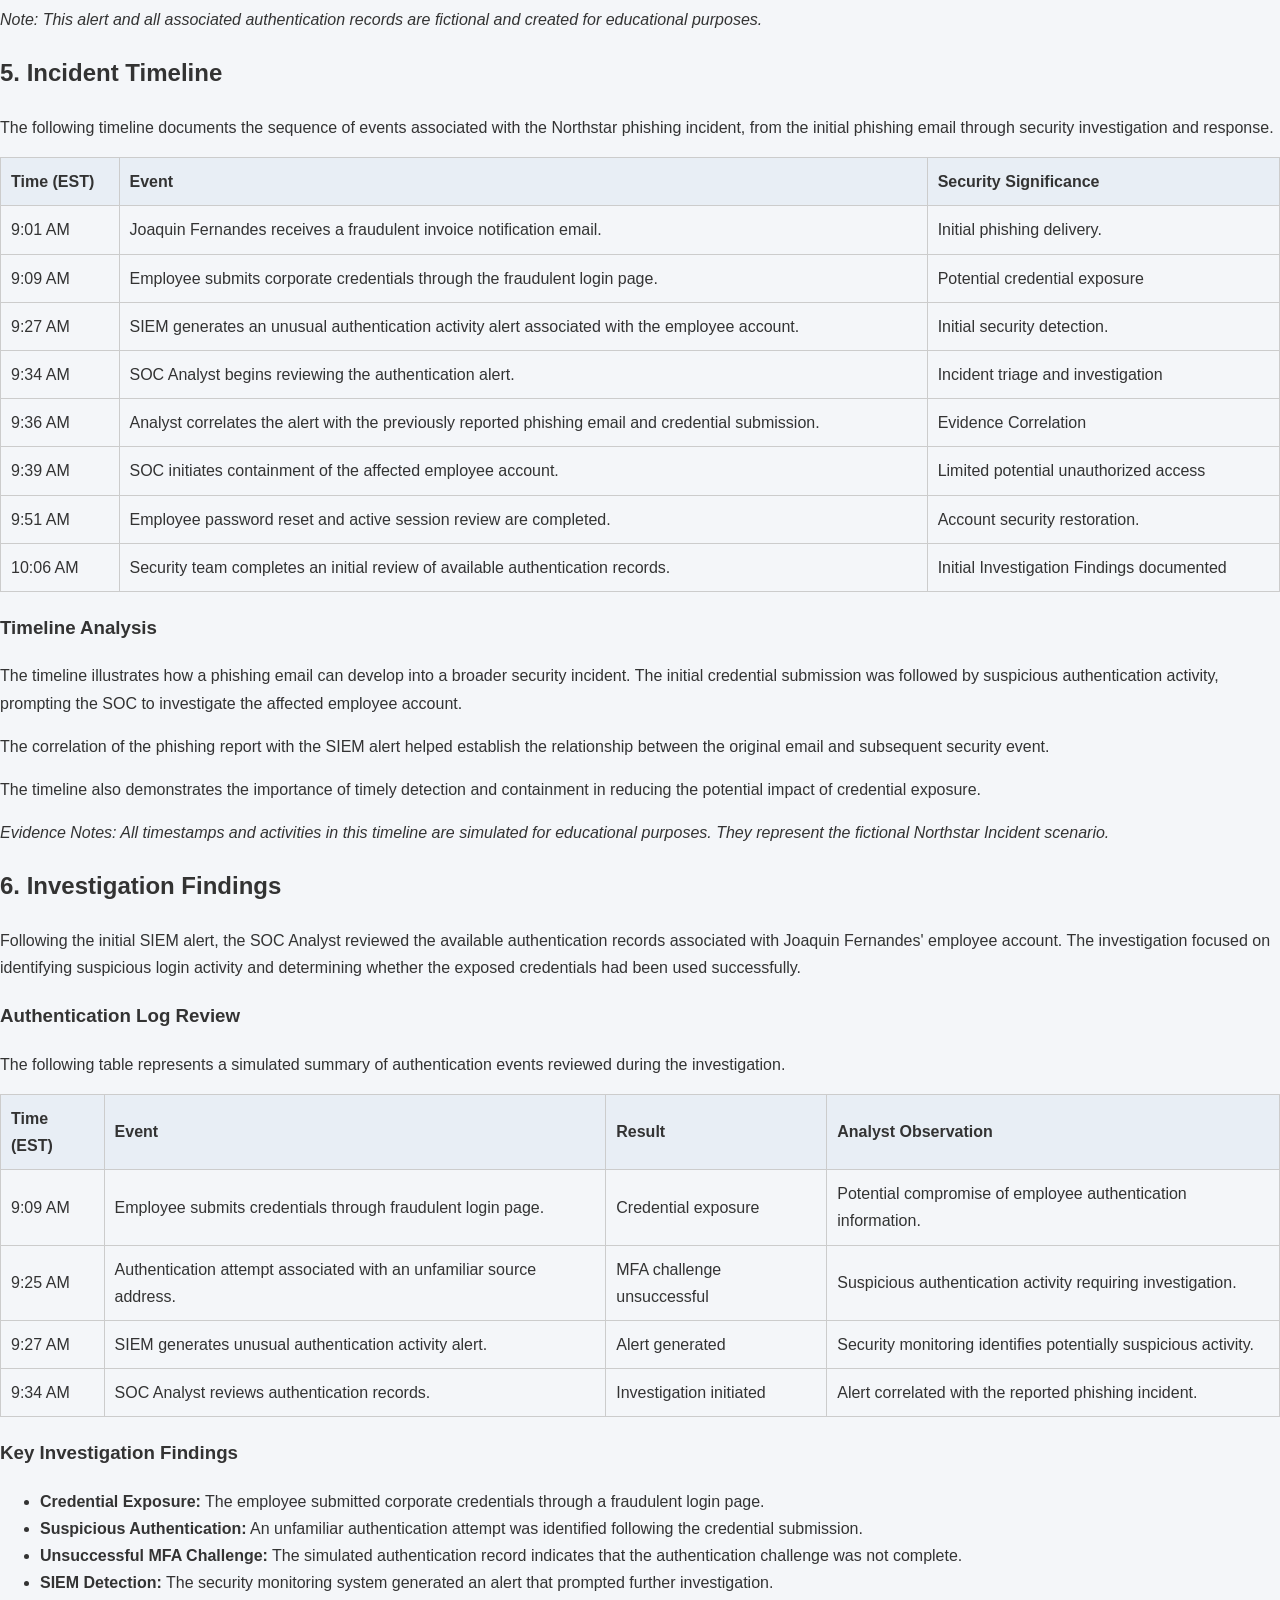
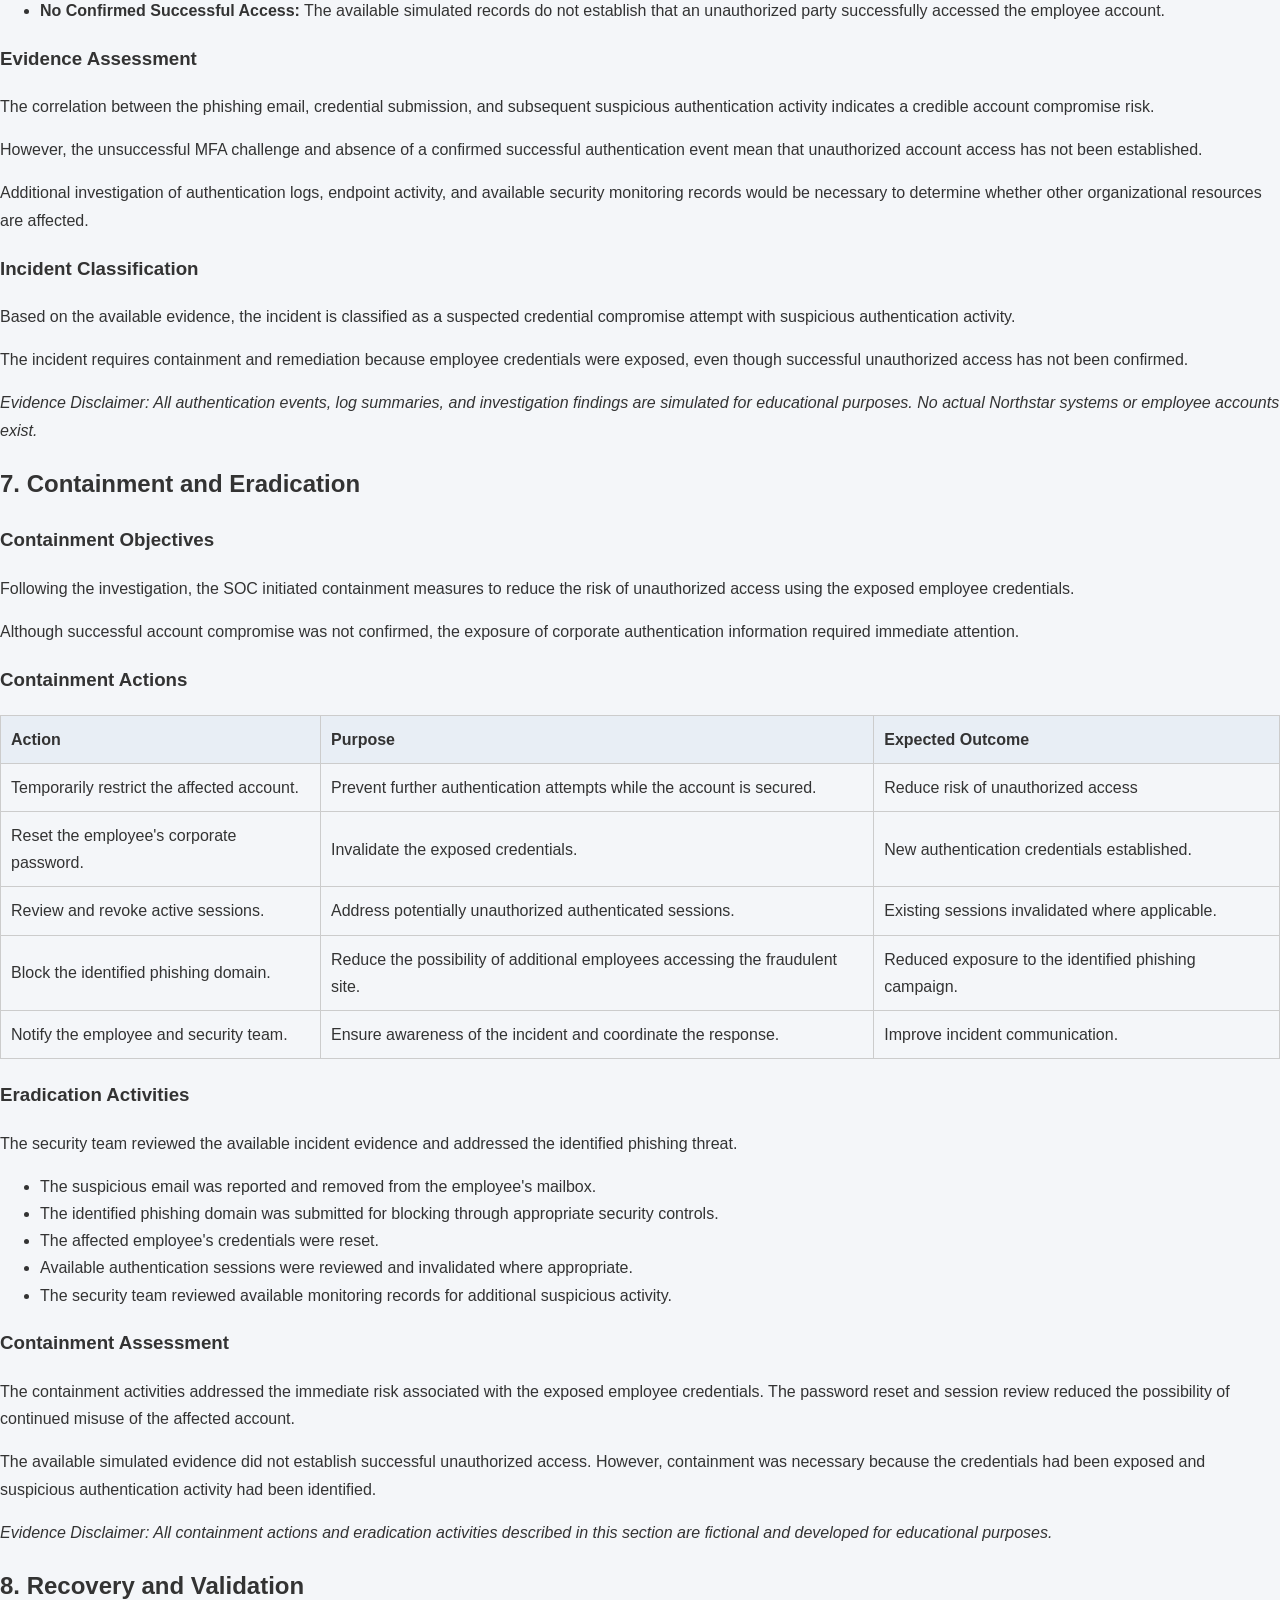
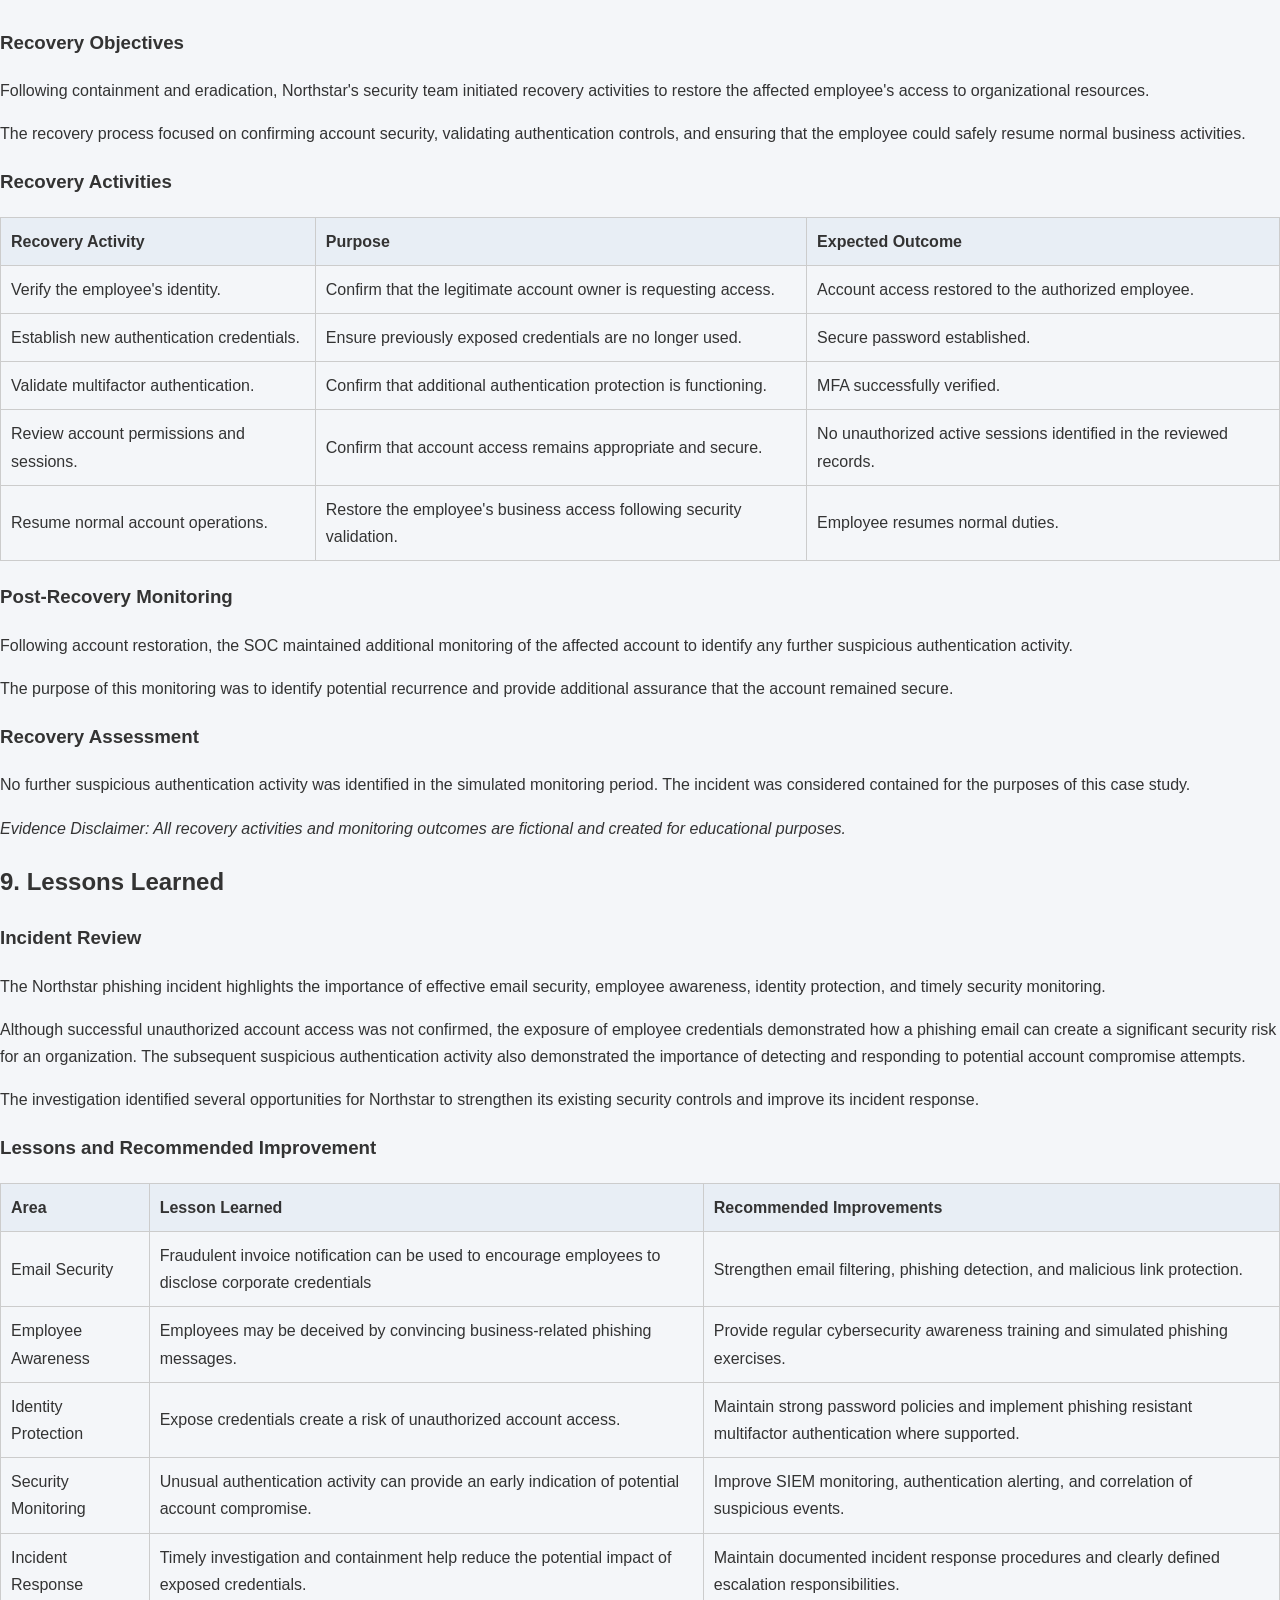
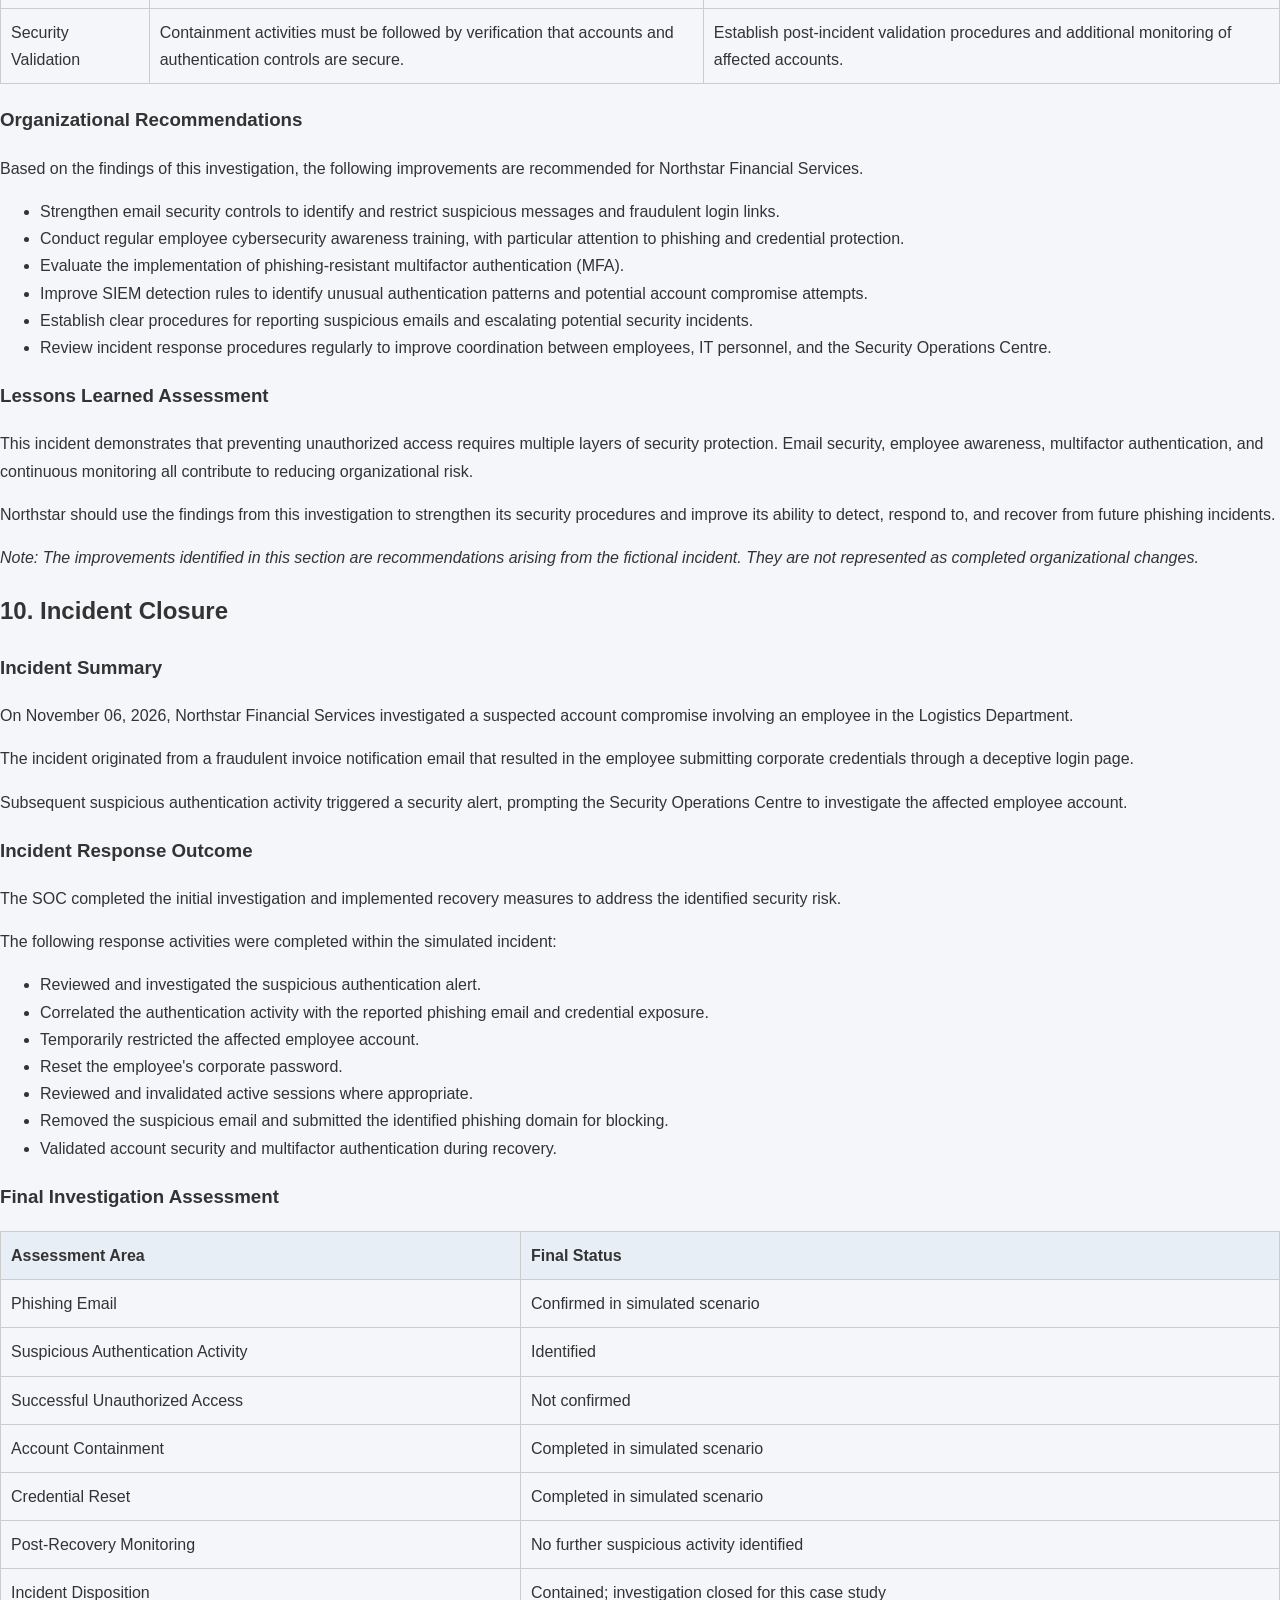
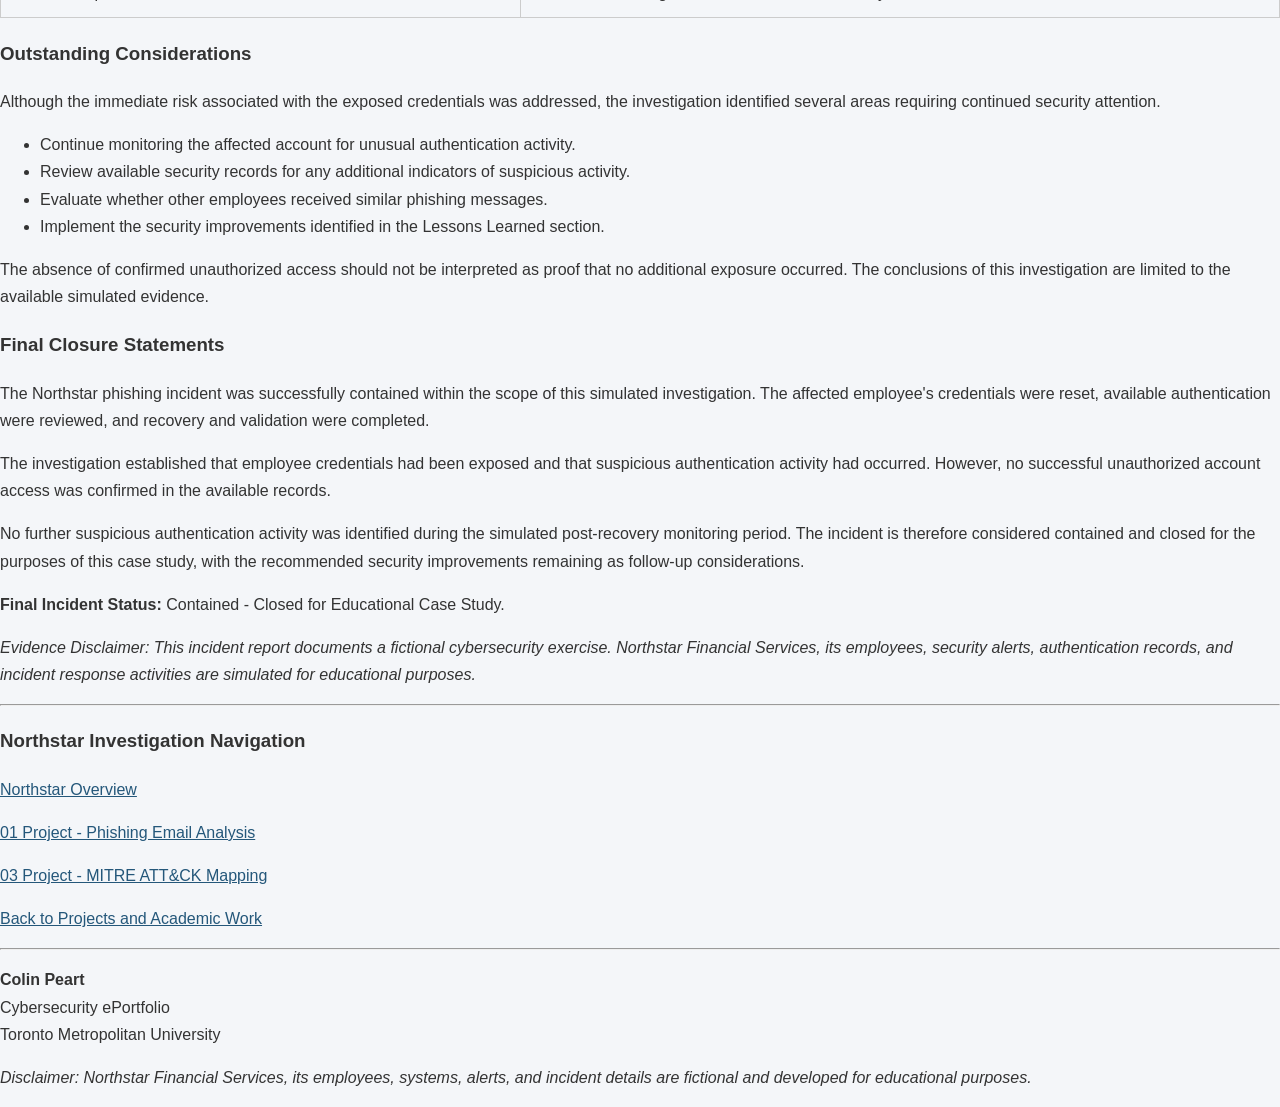
<file: projects/northstar/incident-report.html>
<!DOCTYPE html>
<html lang="en">

<head>
<meta charset="UTF-8">
<meta name="viewport" content="width=device-width, initial-scale=1.0">
<title>Incident Response Report - Northstar</title>
<style>
        table {
        width: 100%;
        border-collapse: collapse;
        margin-bottom: 20px;
        }

        th, td {
        border: 1px solid #ccc;
        padding: 10px;
        text-align: left;
        }

        th {
                background-color: #e8eef5;
        }
        
    
    /* Need to punch this up a bit! */

    body {
          font-family: Arial, Helvetica, sans-serif;
          background-color: #f4f6f9;
          color: #333333;
          margin: 0;
          line-height: 1.7;
    }

    /* navigation bar */

    nav {
      background-color: #142b45;
      padding: 18px;
      text-align: center;
    }
    
    nav a {
      color: #ffffff;
      text-decoration: none;
      margin: 0 8px;
      font-weight: bold;
    }

    nav a: hover {
      color: #8fc5ed;
      text-decoration: underline;
    }

    /* Body Content */

    main {
      max-width: 1000px;
      margin: 30px auto;
      padding: 30px;
      background-color: #ffffff;
    }

    /* What about scarfs? Headings */

    h1 {
      color: #24577a;
      border-bottom: 2px solid #dce5ee;
      padding-bottom: 8px;
      margin-top: 30px;
    }

    a {
      color: #24577a;
    }

    a:hover {
      color: #142b45;
    }

    footer {
      background-color: #142b45;
      color: #ffffff;
      text-align: center;
      padding: 20px;
      margin-top: 30px;
    }
    footer p {
      margin: 5px;
    }

    @media screen and (max-width: 700px) {
      nav a{
        display: inline-block;
        margin: 5px;
      }

      main {
        margin: 10px;
        padding: 18px;
      }

      h1 {
        font-size: 1.6em;
      }
    }
    
</style>
</head>

<body>

<nav>
        <a href="../../index.html">Home</a> |
        <a href="../../about.html">About Me</a> |
        <a href="../../resume.html">Resume</a> |
        <a href="../../skills.html">Cybersecurity Skills</a> |
        <a href="../../projects.html">Projects and Academic Work</a> |
        <a href="../../certifications.html">Certifications and Training</a>
</nav>

<hr>

<h1>02 Project - Incident Response Report</h1>

<h2>Northstar Financial Services</h2>

  <p>
    <strong>Incident Title:</strong>
    Suspected Unauthorized Account Access Following Phishing
  </p>

  <p>
    <strong>Incident Classification:</strong>
    Suspected Account Compromise
  </p>

  <p>
    <strong> Prepared By:</strong>
    Junior Cybersecurity Analyst
  </p>

  <hr>

  <h2>1. Executive Summary</h2>

  <p>
    On November 06, 2026, Northstar Financial Services identified 
    suspicious authentication activity associated with an employee
    account in the Logistics Department.
  </p>

  <p>
    The incident followed a phishing email by employee Joaquin 
    Fernandes earlier that morning. The employee had submitted 
    corporate credentials through a fraudulent login page 
    associated with the phishing campaign.
  </p>

  <p>
    Northstar's Security Operations Centre (SOC) subsequently
    received a security monitoring alert identifying unusual 
    authentication activity associated with the affected account.
  </p>

  <p>
    This report documents the investigation, incident timeline, security findings,
    containment activities, recovery actions, and recommendations.
  </p>

  <h2>2. Incident Background</h2>

  <p>
     The incident originated with a fraudulent invoice notification email sent to 
      Joaquin Fernandes at 9:01 AM EST.
  </p>

  <p>
      The email instructed the employee to review an outstanding invoice through
      an embedded link.  The employee accessed the fraudulent login page and 
      submitted corporate credentials at approximately 9:09 AM EST.
  </p>

  <p>
      At 9:27 AM EST, Northstar's SIEM generated an alert for suspicious authentication
      activity associated with the employee account.
  </p>

  <p>
    The SOC initiated an investigation to determine whether the exposed credentials had been
    used to gain unauthorized access to organizational resources.
  </p>

  <h2>3. Incident Scope</h2>

  <p>
    The investigation focused on the following:
  </p>

  <ul>
    <li>
      The affected Logistics Department employee account.
    </li>

    <li>
      Potential unauthorized access to organizational resources.
    </li>

    <li>
      Authentication activity following the suspected credential
      exposure.
    </li>

    <li>
      Identification of suspicious account activity and associated 
      security alerts.
    </li>

    <li>
      Containment and recovery of the affected account.
    </li>
    
  </ul>

  <h2>4. Initial Detection and Security Alert</h2>

  <p>
     At 9:27 AM EST, the Security Information and Event Management (SIEM)
     system generated an alert associated with the Logistics Department 
     employee account.
  </p>

  <p>
     The SOC analyst reviewed the alert and correlated the activity with the
     previously reported phishing email and credential submission.
  </p>

  <h3>Initial Alert Details</h3>

  <p><strong>Alert Name:</strong>
  Unusual Authentication Activity</p>

 <p><strong>Account:</strong>
 j.fernandes@northstar.example</p>
  
  <p><strong>Detection Time:</strong>
  November 06, 2026 - 9:27 AM EST</p>
  
  <p><strong>Source:</strong>
  Simulated SIEM Security Alert</p>

  <p><strong>Initial Assessment:</strong>
  Potential unauthorized account access</p>

  <p>
      <em>
        Note: This alert and all associated authentication records are
        fictional and created for educational purposes.
      </em>
  </p>
  
  <h2>5. Incident Timeline</h2>

  <p>
          The following timeline documents the sequence
          of events associated with the Northstar phishing
          incident, from the initial phishing email
          through security investigation and response. 
  </p>
  
 <table>
<tr>
     <th>Time (EST)</th>
     <th>Event</th>
     <th>Security Significance</th>
</tr>

<tr>
        <td>9:01 AM</td>
        <td>
            Joaquin Fernandes receives a fraudulent
            invoice notification email.
        </td>
        <td>
            Initial phishing delivery.
        </td>
 </tr>

<tr>
        <td>9:09 AM</td>
        <td>
            Employee submits corporate credentials
            through the fraudulent login page.
        </td>

        <td>Potential credential exposure</td>
        </tr>

        <tr>
            <td>9:27 AM</td>
            <td>
                 SIEM generates an unusual authentication
                 activity alert associated with the employee
                 account.
            </td>
            <td> Initial security detection.
            </td>
        </tr>

         <tr>
                 <td>9:34 AM</td>
                 <td>
                         SOC Analyst begins reviewing the 
                         authentication alert.
                  </td>
                  <td>
                          Incident triage and investigation
                  </td>
         </tr>

         <tr>
                 <td>9:36 AM</td>
                 <td>
                         Analyst correlates the alert with 
                         the previously reported phishing
                         email and credential submission.
                 </td>
                 <td>
                         Evidence Correlation
                 </td>
         </tr>

         <tr>
                 <td>9:39 AM</td>
                 <td>
                         SOC initiates containment of the 
                         affected employee account.
                  </td>
                   <td>
                           Limited potential unauthorized access
                   </td>
            </tr>

             <tr>
                     <td>9:51 AM</td>
                     <td>
                             Employee password reset and active
                             session review are completed.
                      </td>
                       <td>
                               Account security restoration.
                       </td>                             
                        </tr>

                         <tr>
                                 <td>10:06 AM</td>
                                 <td>
                                         Security team completes an initial
                                         review of available authentication
                                         records.
                                  </td>
                                   <td>
                                           Initial Investigation Findings documented
                                   </td>
                             </tr>
 </table>
        

<h3>Timeline Analysis</h3>

<p>
        The timeline illustrates how a phishing email can 
        develop into a broader security incident. The initial
        credential submission was followed by suspicious 
        authentication activity, prompting the SOC to investigate
        the affected employee account.
 </p>

  <p>
        The correlation of the phishing report with the SIEM
        alert helped establish the relationship between the 
        original email and subsequent security event.        
  </p>

  <p>
        The timeline also demonstrates the importance 
        of timely detection and containment in reducing
        the potential impact of credential exposure.
  </p>

   <p>
        <em>
            Evidence Notes:  All timestamps and activities
            in this timeline are simulated for educational
            purposes.  They represent the fictional Northstar
            Incident scenario.
        </em>
   </p>     


<h2>6. Investigation Findings</h2>

<p>
        Following the initial SIEM alert, the SOC Analyst reviewed
        the available authentication records associated with 
        Joaquin Fernandes' employee account.  The investigation
        focused on identifying suspicious login activity and 
        determining whether the exposed credentials had been used
        successfully.
</p>

<h3>Authentication Log Review</h3>

<p>
        The following table represents a simulated summary of authentication events 
        reviewed during the investigation.
</p>

<table>
        <tr>
                <th>Time (EST)</th>
                <th>Event</th>
                <th>Result</th>
                <th>Analyst Observation</th>
         </tr>

         <tr>
                 <td>9:09 AM</td>
                 <td>
                         Employee submits credentials
                         through fraudulent login page.
                 </td>
                 <td>
                         Credential exposure
                 </td>
                 <td>
                         Potential compromise of employee
                         authentication information.
                 </td>
         </tr>

         <tr>
                 <td>9:25 AM</td>
                 <td>
                         Authentication attempt associated with an 
                         unfamiliar source address.
                 </td>

                 <td>
                         MFA challenge unsuccessful
                 </td>
                 <td>
                         Suspicious authentication activity
                         requiring investigation.
                 </td>
         </tr>
         <tr>
                 <td>9:27 AM</td>
                 <td>
                         SIEM generates unusual authentication activity alert.
                 </td>
                 <td>
                         Alert generated
                 </td>
                 <td>
                         Security monitoring identifies potentially 
                         suspicious activity.
                 </td>
         </tr>
         <tr>
                 <td>9:34 AM</td>
                 <td>
                         SOC Analyst reviews authentication records.
                  </td>
                   <td>
                        Investigation initiated
                   </td>
                   <td>
                           Alert correlated with the reported phishing incident.
                   </td>
         </tr>
</table>

<h3>Key Investigation Findings</h3>

<ul>
        <li>
                <strong>Credential Exposure:</strong>
                The employee submitted corporate 
                credentials through a fraudulent login
                page.
        </li>

        <li>
                <strong>Suspicious Authentication:</strong>
                An unfamiliar authentication attempt was
                identified following the credential 
                submission.
        </li>

        <li>
                <strong> Unsuccessful MFA Challenge:</strong>
                The simulated authentication record indicates
                that the authentication challenge was not 
                complete.
        </li>

        <li>
                <strong>SIEM Detection:</strong>
                The security monitoring system generated
                an alert that prompted further investigation.
        </li>

        <li>
                <strong>No Confirmed Successful Access:</strong>
                The available simulated records do not establish
                that an unauthorized party successfully accessed
                the employee account.
        </li>

</ul>

<h3>Evidence Assessment</h3>

<p>
        The correlation between the phishing email, credential submission, and subsequent
        suspicious authentication activity indicates a credible account compromise risk.
</p>

<p>
        However, the unsuccessful MFA challenge and absence of a confirmed successful
        authentication event mean that unauthorized account access has not been
        established.
</p>

<p>
        Additional investigation of authentication logs, endpoint activity, and 
        available security monitoring records would be necessary to determine whether
        other organizational resources are affected.
</p>

<h3>Incident Classification</h3>

<p>
        Based on the available evidence, the incident is classified as a suspected
        credential compromise attempt with suspicious authentication activity.
</p>

<p>
        The incident requires containment and remediation because employee credentials
        were exposed, even though successful unauthorized access has not been confirmed.
</p>

<p>
        <em>
                Evidence Disclaimer: All authentication events, log summaries, and investigation
                findings are simulated for educational purposes.  No actual Northstar systems or
                employee accounts exist.
        </em>
</p>

<h2>7. Containment and Eradication</h2>

<h3>Containment Objectives</h3>


<p>
   Following the investigation, the SOC initiated containment measures
   to reduce the risk of unauthorized access using the exposed employee
   credentials.
</p>

<p>
        Although successful account compromise was not 
        confirmed, the exposure of corporate authentication information
        required immediate attention.
</p>

<h3>Containment Actions</h3>

<table>

        <tr>
                <th>Action</th>
                <th>Purpose</th>
                <th>Expected Outcome</th>
         </tr>

         <tr>
                 <td>
                     Temporarily restrict the affected account.
                 </td>
                 <td>
                         Prevent further authentication attempts
                         while the account is secured.                         
                 </td>
                 <td>
                         Reduce risk of unauthorized access
                  </td>
         </tr>
         <tr>
                 <td>Reset the employee's corporate password.
                 </td>
                 <td>
                         Invalidate the exposed credentials.
                 </td>
                 <td>
                         New authentication credentials established.
                 </td>
          </tr>
          <tr>
                  <td>
                          Review and revoke active sessions.
                  </td>
                  <td>
                          Address potentially unauthorized authenticated sessions.
                  </td>
                  <td>
                          Existing sessions invalidated where applicable.
                  </td>
          </tr>

          <tr>
                  <td>
                          Block the identified phishing domain.
                  </td>
                  <td>
                          Reduce the possibility of additional
                          employees accessing the fraudulent site.
                  </td>
                  <td>
                          Reduced exposure to the identified phishing campaign.
                  </td>
          </tr>

          <tr>
                  <td>
                          Notify the employee and security team.
                  </td>
                  <td>
                          Ensure awareness of the incident and coordinate the response.
                  </td>
                  <td>
                          Improve incident communication.
                          
                  </td>
                  
          </tr>

</table>

<h3>Eradication Activities</h3>

<p>
        The security team reviewed the available
        incident evidence and addressed the identified
        phishing threat.
</p>

<ul>
        <li>
             The suspicious email was reported and 
             removed from the employee's mailbox.
        </li>

        <li>
              The identified phishing domain was 
              submitted for blocking through 
              appropriate security controls.
        </li>

        <li>
                The affected employee's credentials
                were reset.
        </li>

        <li>
                Available authentication sessions were
                reviewed and invalidated where appropriate.
        </li>

        <li>
                The security team reviewed available monitoring
                records for additional suspicious activity.
        </li>

</ul>


<h3>Containment Assessment</h3>

<p>
        The containment activities addressed the immediate risk 
        associated with the exposed employee credentials.  The 
        password reset and session review reduced the possibility
        of continued misuse of the affected account.
</p>

<p>
        The available simulated evidence did not establish
        successful unauthorized access. However, containment was
        necessary because the credentials had been exposed and 
        suspicious authentication activity had been identified.
</p>

<p>
        <em>
                Evidence Disclaimer: All containment actions
                and eradication activities described in this 
                section are fictional and developed for educational
                purposes.
        </em>

</p>

<h2>8. Recovery and Validation</h2>

<h3>Recovery Objectives</h3>

<p>
     Following containment and eradication, Northstar's
     security team initiated recovery activities to restore
     the affected employee's access to organizational resources.        
</p>

<p>
        The recovery process focused on confirming account security, 
        validating authentication controls, and ensuring that the 
        employee could safely resume normal business activities.
</p>

<h3>Recovery Activities</h3>

<table>

<tr>
        <th>Recovery Activity</th>
        <th>Purpose</th>
        <th>Expected Outcome</th>
</tr>

<tr>
        <td>
                Verify the employee's identity.
        </td>
        <td>
                Confirm that the legitimate account
                owner is requesting access.
        </td>
        <td>
                Account access restored to the authorized
                employee.
        </td>
        
</tr>
<tr>
        <td>
                Establish new authentication credentials.
        </td>
        <td>
                Ensure previously exposed credentials are no
                longer used.
        </td>
        <td>
                Secure password established.
        </td>
        
</tr>
<tr>
    <td>
            Validate multifactor authentication.
    </td>
    
    <td>
            Confirm that additional authentication protection is
            functioning.
    </td>
 
     <td>
             MFA successfully verified.
     </td>
</tr> 

<tr>
        <td>
                Review account permissions and sessions.
        </td>
        <td>
                Confirm that account access remains appropriate
                and secure.
        </td>
        <td>
                No unauthorized active sessions identified in the
                reviewed records.
        </td>
        
</tr>
<tr>
        <td>
                Resume normal account operations.
        </td>
        <td>
                Restore the employee's business access
                following security validation.
        </td>
        <td>
                Employee resumes normal duties.
        </td>
</tr>

</table>

<h3>Post-Recovery Monitoring</h3>

<p>
        Following account restoration, the SOC
        maintained additional monitoring of the affected
        account to identify any further suspicious authentication
        activity.
</p>

<p>
        The purpose of this monitoring was to identify
        potential recurrence and provide additional 
        assurance that the account remained secure.
</p>

<h3>Recovery Assessment</h3>

<p>
        No further suspicious authentication activity
        was identified in the simulated monitoring
        period. The incident was considered contained 
        for the purposes of this case study.        
</p>

<p> 
        <em>
                Evidence Disclaimer: All recovery activities
                and monitoring outcomes are fictional and 
                created for educational purposes.
        </em>        
</p>

<h2>9. Lessons Learned</h2>

        <h3>Incident Review</h3>
<p>
        The Northstar phishing incident highlights the importance of effective email security, 
        employee awareness, identity protection, and timely security monitoring.        
</p>

<p>
        Although successful unauthorized account access was not confirmed,
        the exposure of employee credentials demonstrated how a phishing
        email can create a significant security risk for an organization.
        The subsequent suspicious authentication activity also demonstrated
        the importance of detecting and responding to potential account compromise
        attempts.
</p>

<p>
        The investigation identified several opportunities for Northstar to 
        strengthen its existing security controls and improve its incident response.
</p>

<h3>Lessons and Recommended Improvement</h3>

<table>
        <tr>
                <th>Area</th>
                <th>Lesson Learned</th>
                <th>Recommended Improvements</th>        
        </tr>

        <tr>
                <td>
                        Email Security
                </td>

                <td>
                        Fraudulent invoice notification can be used to 
                        encourage employees to disclose corporate credentials
                </td>

                <td>
                        Strengthen email filtering, phishing detection, and malicious link
                        protection.
                </td>
                
        </tr>
        
        <tr>
                <td>Employee Awareness</td>
                <td>
                        Employees may be deceived by convincing business-related
                        phishing messages.
                </td>
                <td>
                        Provide regular cybersecurity awareness training
                        and simulated phishing exercises.
                </td>
        </tr>
        <tr>
                <td>
                        Identity Protection
                </td>
                <td>
                        Expose credentials create a risk of unauthorized account access.
                </td>
                <td>
                        Maintain strong password policies and implement phishing resistant
                        multifactor authentication where supported.
                </td>
        </tr>

        <tr>
                <td>
                        Security Monitoring
                </td>
                <td>
                        Unusual authentication activity can provide an 
                        early indication of potential account compromise.
                </td>
                <td>
                        Improve SIEM monitoring, authentication alerting,
                        and correlation of suspicious events.
                </td>
        </tr>

        <tr>
                <td>
                        Incident Response
                </td>
                <td>
                        Timely investigation and containment help reduce the potential impact
                        of exposed credentials.
                </td>
                <td>
                        Maintain documented incident response procedures
                        and clearly defined escalation responsibilities.
                </td>
        </tr>

        <tr>
                <td>
                        Security Validation
                </td>
                <td>
                        Containment activities must be followed by verification that 
                        accounts and authentication controls are secure.
                </td>
                <td>
                        Establish post-incident validation procedures and additional
                        monitoring of affected accounts.
                </td>
        </tr>
</table>

<h3>Organizational Recommendations</h3>

<p>
        Based on the findings of this investigation, the following improvements
        are recommended for Northstar Financial Services.
</p>

<ul>
        <li>
                Strengthen email security controls to identify and restrict suspicious
                messages and fraudulent login links.
        </li>

        <li>
                Conduct regular employee cybersecurity awareness training, with particular
                attention to phishing and credential protection.
        </li>

        <li>
                Evaluate the implementation of phishing-resistant multifactor authentication (MFA).
        </li>

        <li>
                Improve SIEM detection rules to identify unusual authentication patterns and potential
                account compromise attempts.                
        </li>

        <li>
                Establish clear procedures for reporting suspicious emails and escalating potential security
                incidents.
        </li>

        <li>
                Review incident response procedures regularly to improve coordination between employees, IT
                personnel, and the Security Operations Centre.
        </li>
</ul>

<h3>Lessons Learned Assessment</h3>
<p>
        This incident demonstrates that preventing unauthorized access requires multiple layers of security
        protection.  Email security, employee awareness, multifactor authentication, and continuous monitoring
        all contribute to reducing organizational risk.
</p>
<p>
        Northstar should use the findings from this investigation to strengthen its security procedures and improve
        its ability to detect, respond to, and recover from future phishing incidents.
</p>
<p>
        <em>
                Note: The improvements identified in this section are recommendations arising from the fictional incident.
                They are not represented as completed organizational changes.
        </em>
</p>


<h2>10. Incident Closure</h2>

<h3>Incident Summary</h3>

<p>
        On November 06, 2026, Northstar Financial Services
        investigated a suspected account compromise involving
        an employee in the Logistics Department.
</p>

<p>
        The incident originated from a fraudulent invoice
        notification email that resulted in the employee 
        submitting corporate credentials through a deceptive
        login page.
</p>

<p>
        Subsequent suspicious authentication activity triggered
        a security alert, prompting the Security Operations 
        Centre to investigate the affected employee account.
</p>

<h3>Incident Response Outcome</h3>
        <p>
                The SOC completed the initial investigation
                and implemented recovery measures to address
                the identified security risk.
        </p>
        <p>
                The following response activities were completed
                within the simulated incident:
        </p>

        <ul>
                <li>
                        Reviewed and investigated the suspicious
                        authentication alert.
                </li>

                <li>
                        Correlated the authentication activity with the 
                        reported phishing email and credential 
                        exposure.                        
                </li>

                <li>
                        Temporarily restricted the affected employee account.
                </li>

                <li>
                        Reset the employee's corporate password.
                </li>

                <li>
                        Reviewed and invalidated active sessions where appropriate.
                </li>

                <li>
                        Removed the suspicious email and submitted the identified phishing domain for blocking.
                </li>

                <li>
                        Validated account security and multifactor authentication during recovery.
                </li>
                
        </ul>

        <h3>Final Investigation Assessment</h3>
        
        <table>
        
                
        <tr>
                <th>Assessment Area</th>
                <th>Final Status</th>
        </tr>

        <tr>
                <td>Phishing Email</td>
                <td>Confirmed in simulated scenario</td>                
        </tr>

        <tr>
                <td>Suspicious Authentication Activity</td>
                <td>Identified</td>                
        </tr>

        <tr>
                <td>Successful Unauthorized Access</td>
                <td>Not confirmed</td>
        </tr> 

        <tr>
                <td>Account Containment</td>
                <td>Completed in simulated scenario</td>        
        </tr>

        <tr>
                <td>Credential Reset</td>
                <td>Completed in simulated scenario</td>
        </tr>

        <tr>
                <td>Post-Recovery Monitoring</td>
                <td>No further suspicious activity identified</td>
        </tr>

        <tr>
                <td>Incident Disposition</td>
                <td>Contained; investigation closed for this case study</td>
        </tr>

        </table>


<h3>Outstanding Considerations</h3>

        <p>
                Although the immediate risk associated with the exposed credentials
                was addressed, the investigation identified several areas requiring
                continued security attention.
        </p>


        <ul>
                <li>
                        Continue monitoring the affected account for unusual
                        authentication activity.
                </li>

                <li>
                        Review available security records for any additional
                        indicators of suspicious activity.
                </li>

                <li>
                        Evaluate whether other employees received similar phishing
                        messages.
                </li>

                <li>
                        Implement the security improvements identified in the Lessons
                        Learned section. 
                </li>
                
        </ul>


        <p>
                The absence of confirmed unauthorized access should not be interpreted as 
                proof that no additional exposure occurred.  The conclusions of this 
                investigation are limited to the available simulated evidence.
        </p>

        <h3>Final Closure Statements</h3>

        <p>
                The Northstar phishing incident was successfully contained within the scope of
                this simulated investigation.  The affected employee's credentials were reset,
                available authentication were reviewed, and recovery and validation were completed.
        </p>

        <p>
                The investigation established that employee credentials had been exposed and that
                suspicious authentication activity had occurred.  However, no successful unauthorized
                account access was confirmed in the available records.
        </p>

        <p>
                No further suspicious authentication activity was identified
                during the simulated post-recovery monitoring period.
                The incident is therefore considered contained and closed for 
                the purposes of this case study, with the recommended security
                improvements remaining as follow-up considerations.
        </p>

        <p>
                <strong>Final Incident Status:</strong>
                Contained - Closed for Educational Case Study.
        </p>

        <p>
                <em>
                         Evidence Disclaimer:  This incident report documents a fictional
                        cybersecurity exercise.  Northstar Financial Services, its employees,
                        security alerts, authentication records, and incident response
                        activities are simulated for educational purposes.
                </em>
        </p>
 
<hr>

  <h3>Northstar Investigation Navigation</h3>

  <p>
    <a href="index.html">Northstar Overview</a>
   </p>

  <p>
    <a href="phishing-analysis.html">
    01 Project - Phishing Email Analysis
    </a>
  </p>

  <p>
    <a href="mitre-mapping.html">
    03 Project - MITRE ATT&CK Mapping
    </a>
  </p>

  <p>
    <a href="../../projects.html">
    Back to Projects and Academic Work
    </a>
  </p>

        
<hr>

  <p>
    <strong>Colin Peart</strong><br>
    Cybersecurity ePortfolio<br>
    Toronto Metropolitan University
  </p>

  <p>
    <em>
      Disclaimer: Northstar Financial Services,
      its employees, systems, alerts, and incident
      details are fictional and developed for 
      educational purposes.
    </em>
  </p>
  
</body>
</html>
</file>
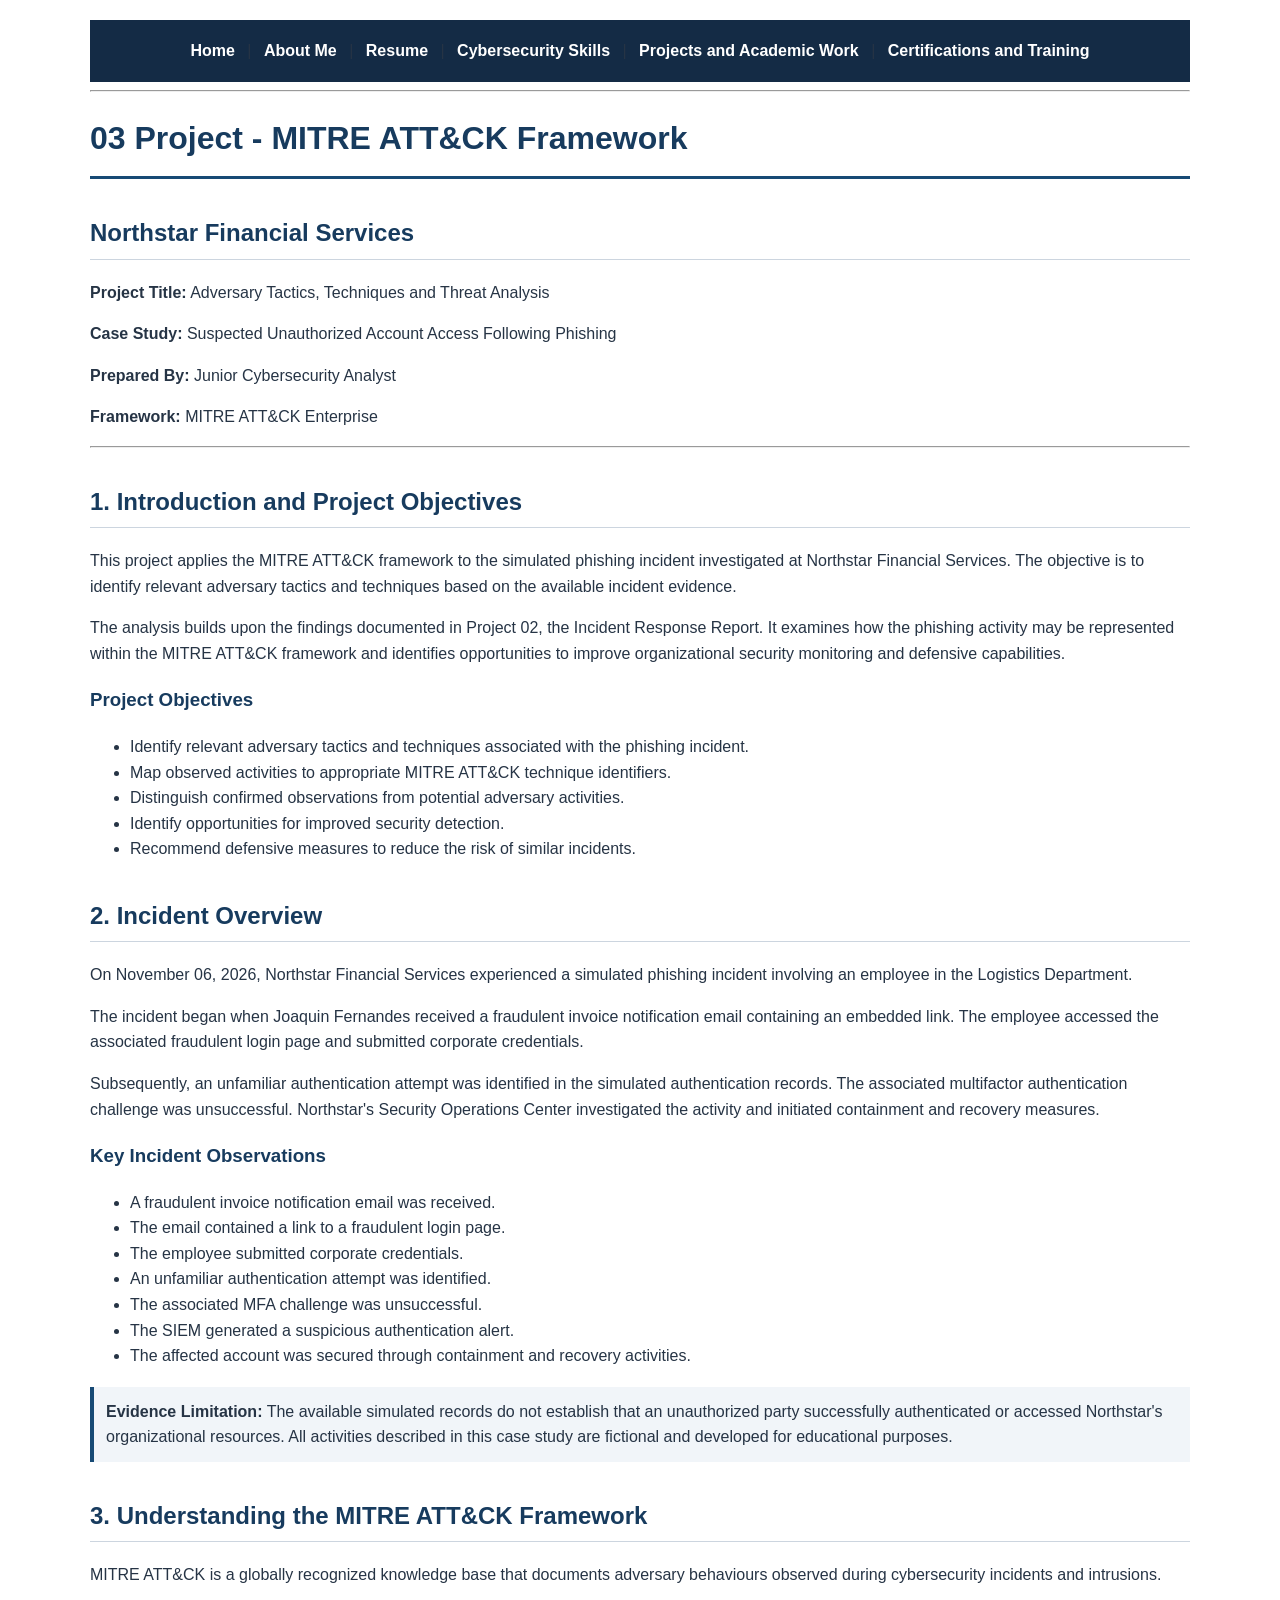
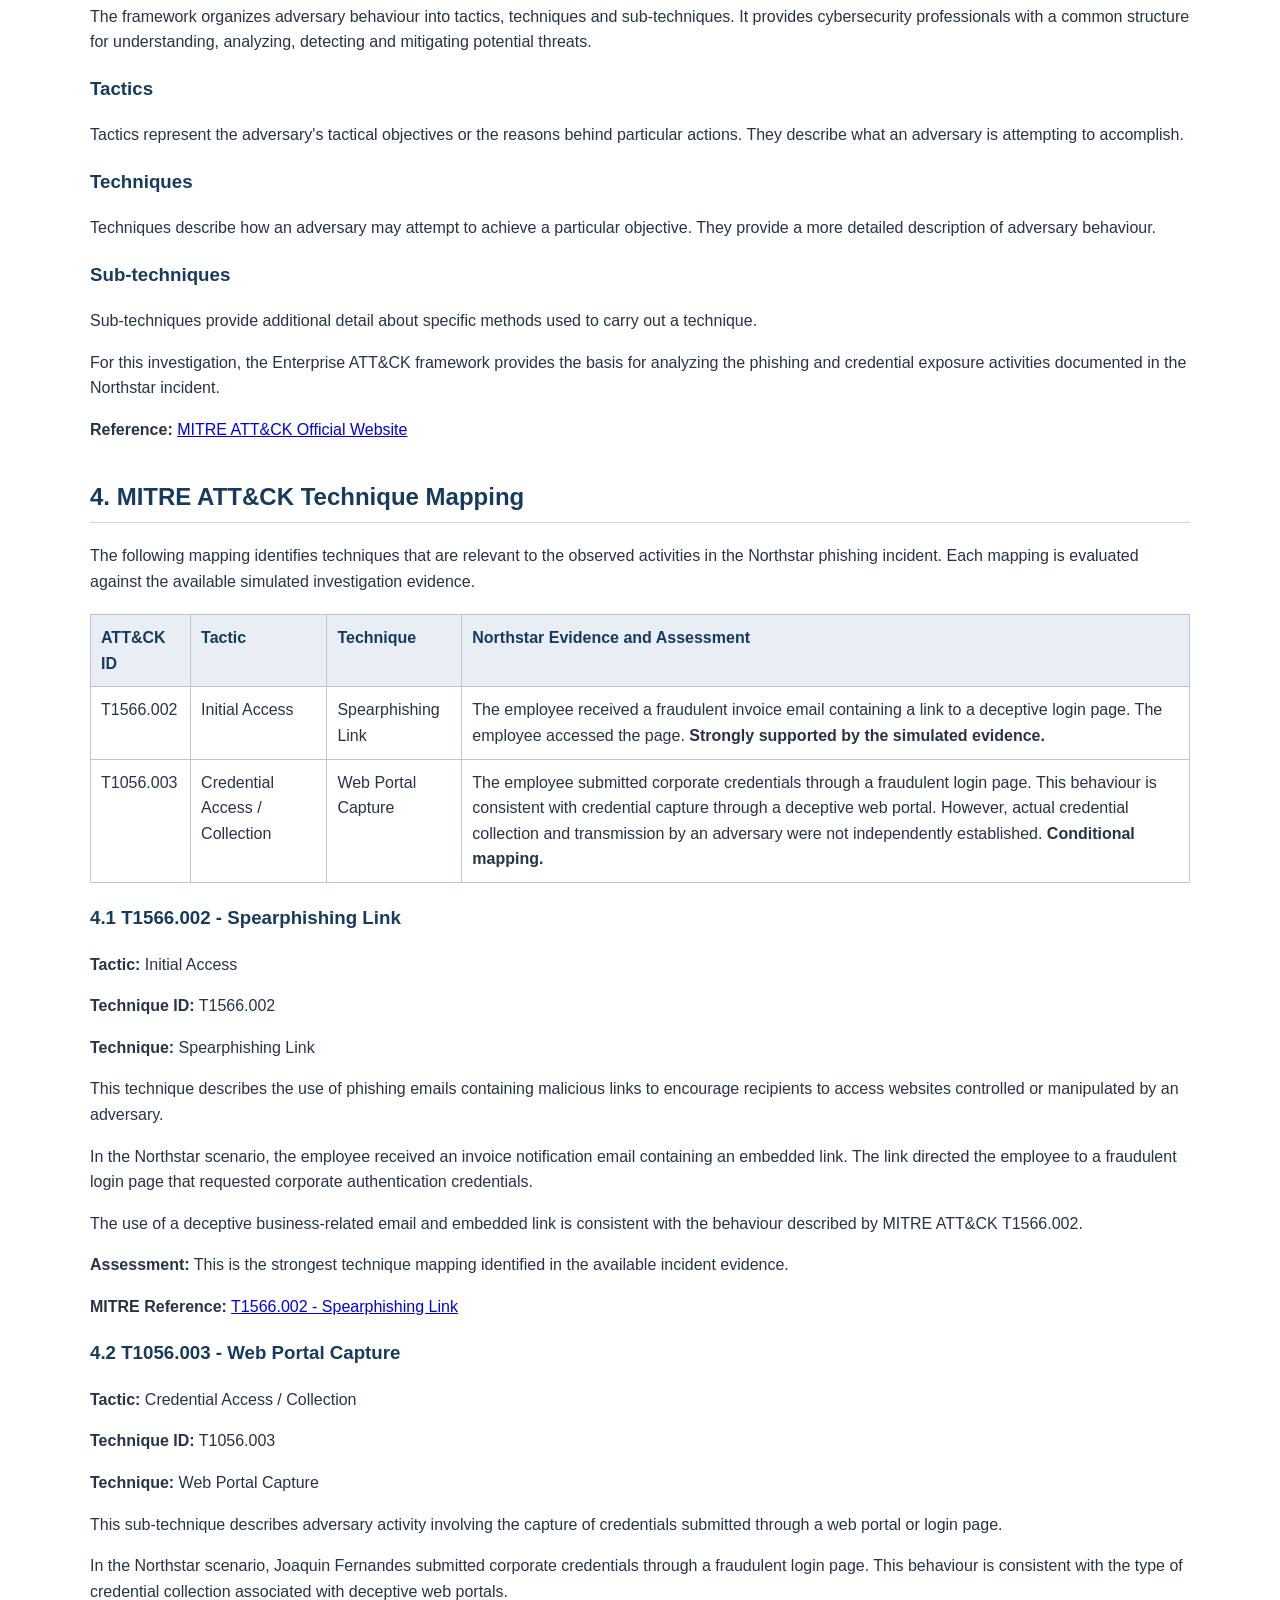
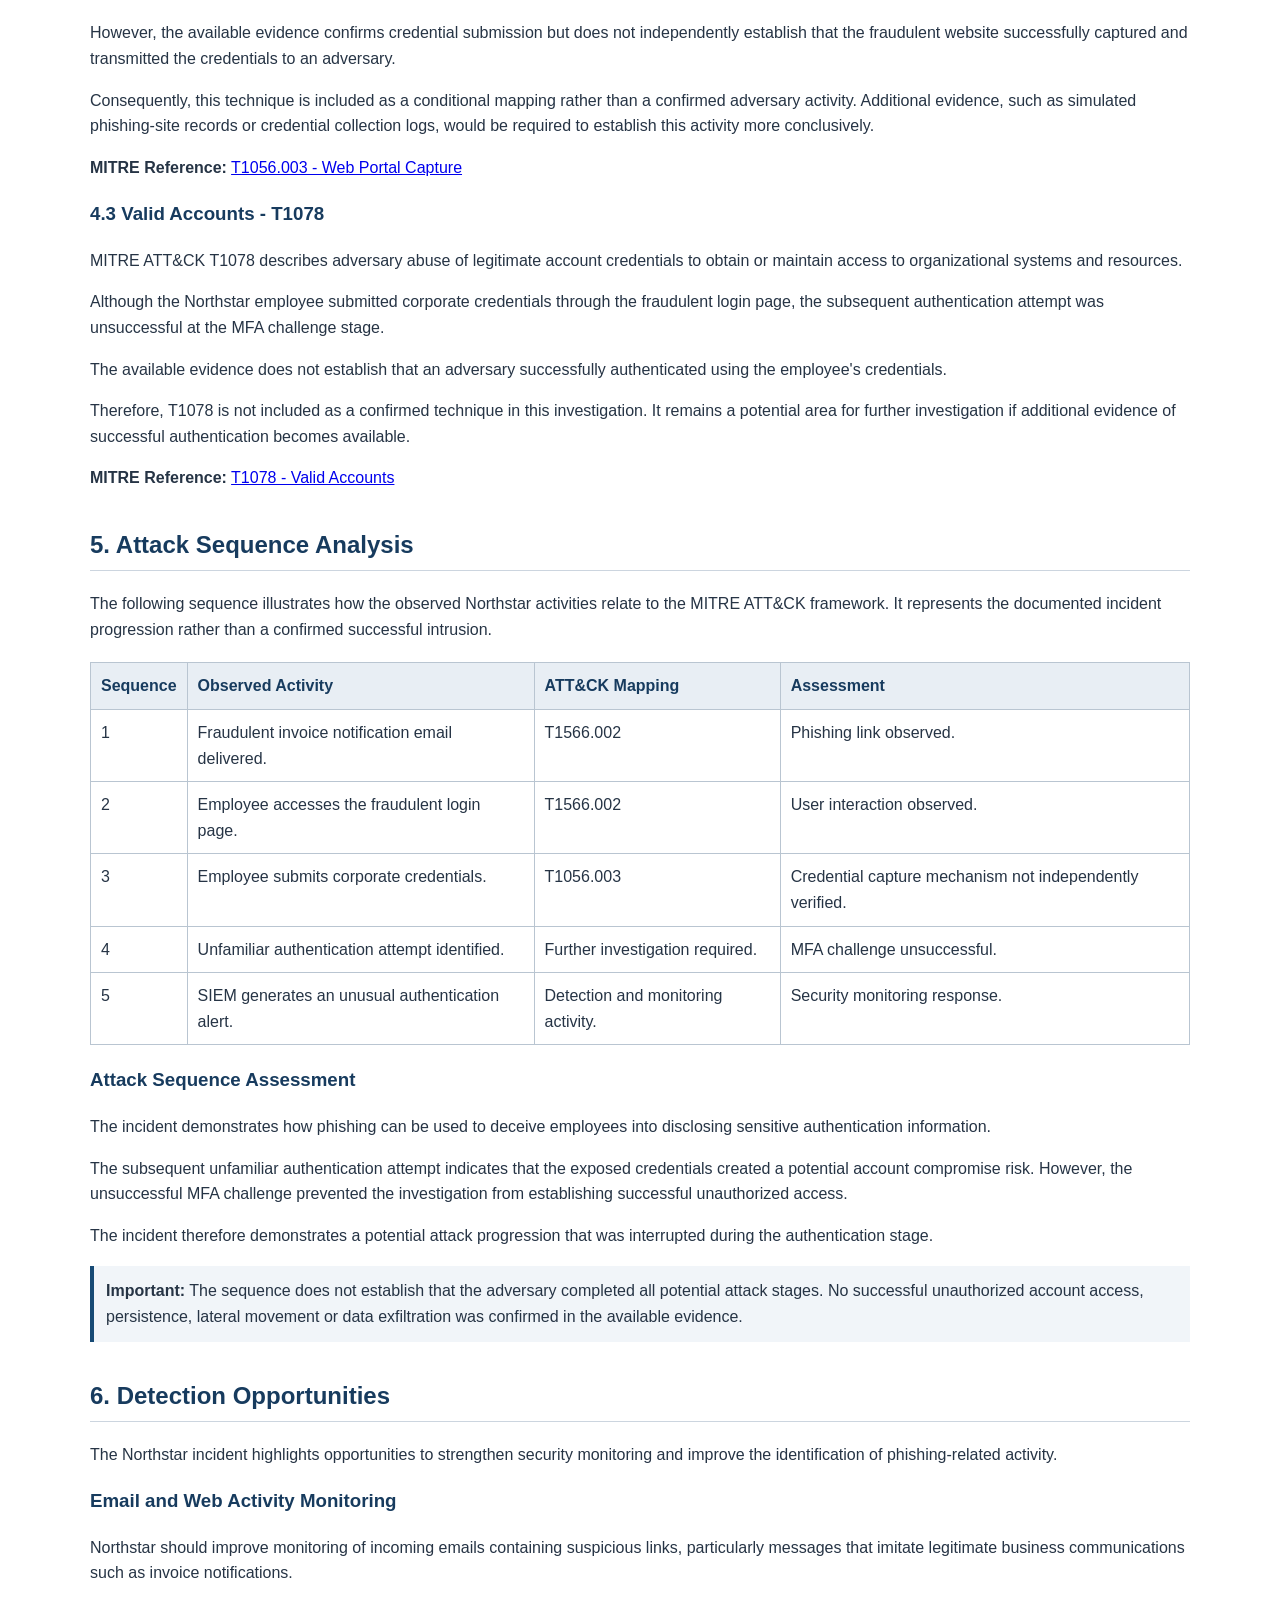
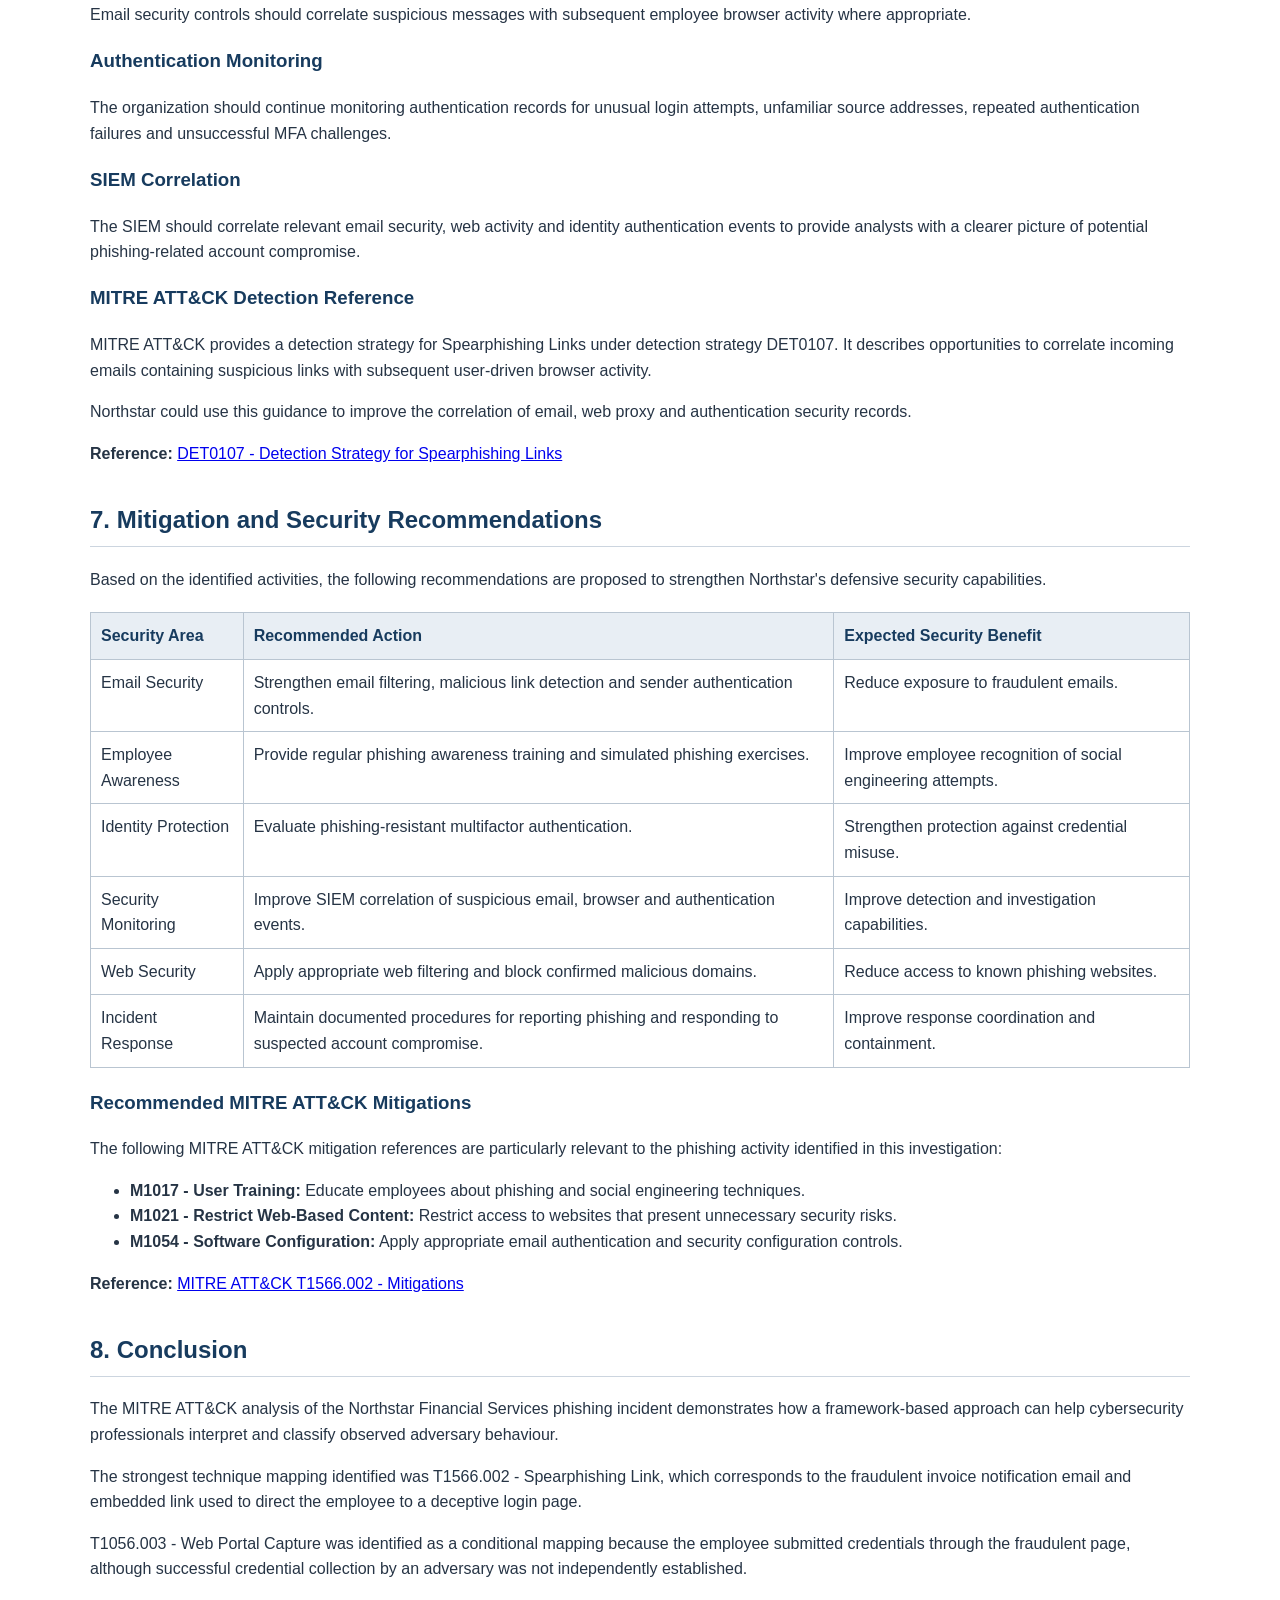
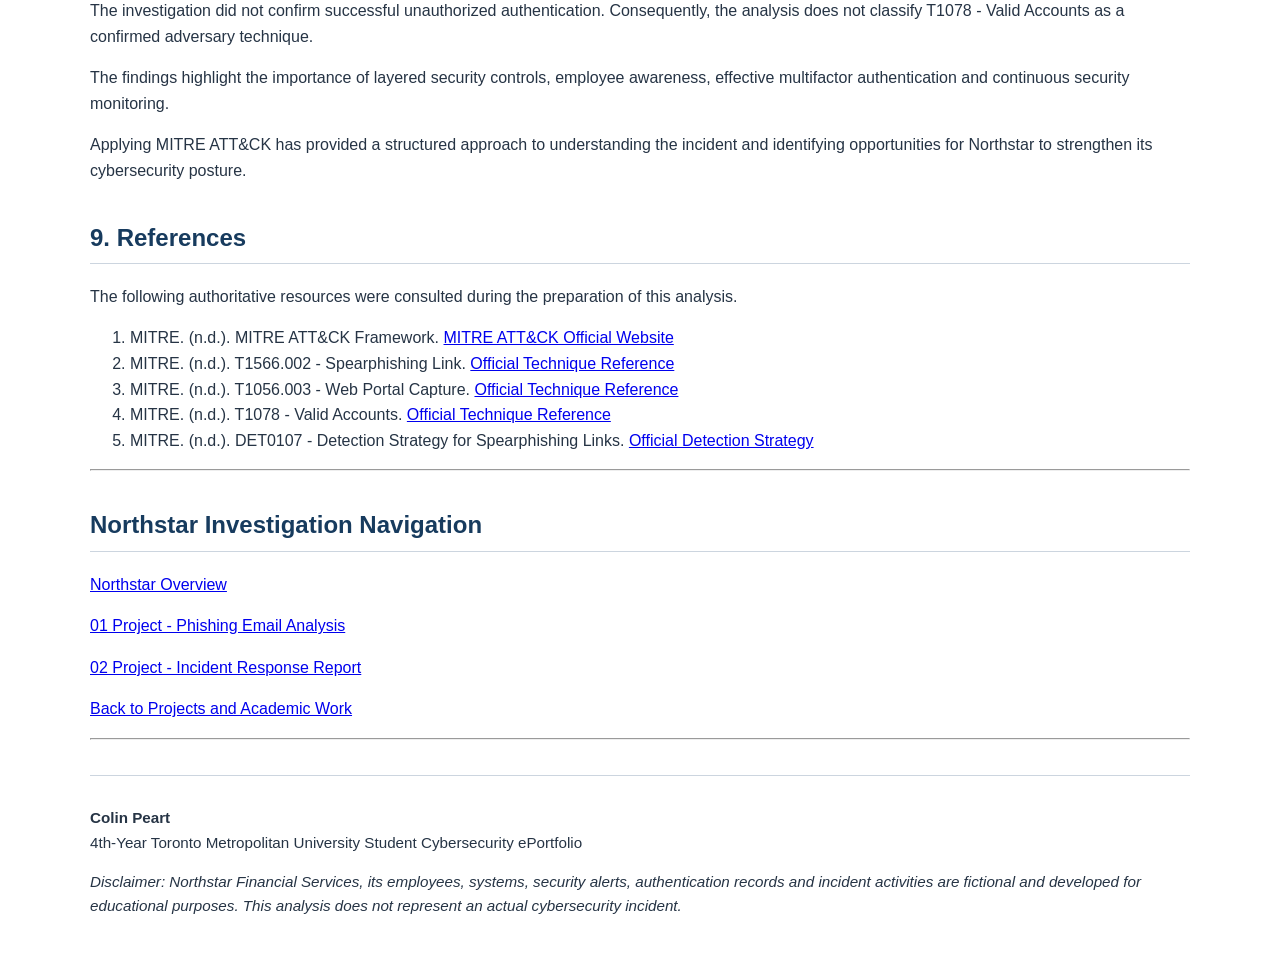
<file: projects/northstar/mitre-mapping.html>
<!DOCTYPE html><html lang="en">

<head>
<meta charset="UTF-8">
<meta name="viewport" content="width=device-width, initial-scale=1.0">

<title>MITRE ATT&CK Mapping - Northstar Financial Services</title>

<style>
body {
font-family: Arial, Helvetica, sans-serif;
line-height: 1.6;
max-width: 1100px;
margin: auto;
padding: 20px;
color: #263445;
background-color: #ffffff;
}

/* navigation bar */

    nav {
      background-color: #142b45;
      padding: 18px;
      text-align: center;
    }
    
    nav a {
      color: #ffffff;
      text-decoration: none;
      margin: 0 8px;
      font-weight: bold;
    }

    nav a: hover {
      color: #8fc5ed;
      text-decoration: underline;
    }


h1, h2, h3 {
color: #173b5e;
}

h1 {
border-bottom: 3px solid #174a75;
padding-bottom: 12px;
}

h2 {
margin-top: 35px;
border-bottom: 1px solid #ccd5df;
padding-bottom: 6px;
}

table {
width: 100%;
border-collapse: collapse;
margin: 20px 0;
}

th, td {
border: 1px solid #b9c5d1;
padding: 10px;
text-align: left;
vertical-align: top;
}

th {
background-color: #e8eef4;
color: #173b5e;
}

.note {
background-color: #f1f5f9;
border-left: 4px solid #174a75;
padding: 12px;
margin: 18px 0;
}

footer {
margin-top: 35px;
border-top: 1px solid #ccd5df;
padding-top: 15px;
font-size: 0.95em;
}

code {
color: #174a75;
}

@media (max-width: 650px) {
body {
padding: 12px;
}

table {
font-size: 0.9em;
}

th, td {
padding: 6px;
}
}
</style>

</head>

<body>

<nav aria-label="Main navigation">
<a href="../../index.html">Home</a> |
<a href="../../about.html">About Me</a> |
<a href="../../resume.html">Resume</a> |
<a href="../../skills.html">Cybersecurity Skills</a> |
<a href="../../projects.html">Projects and Academic Work</a> |
<a href="../../certifications.html">Certifications and Training</a>
</nav>

<hr>

<h1>03 Project - MITRE ATT&CK Framework</h1>

<h2>Northstar Financial Services</h2>

<p>
<strong>Project Title:</strong>
Adversary Tactics, Techniques and Threat Analysis
</p>

<p>
<strong>Case Study:</strong>
Suspected Unauthorized Account Access Following Phishing
</p>

<p>
<strong>Prepared By:</strong>
Junior Cybersecurity Analyst
</p>

<p>
<strong>Framework:</strong>
MITRE ATT&CK Enterprise
</p>

<hr>

<h2>1. Introduction and Project Objectives</h2>

<p>
This project applies the MITRE ATT&CK framework to the simulated
phishing incident investigated at Northstar Financial Services.
The objective is to identify relevant adversary tactics and
techniques based on the available incident evidence.
</p>

<p>
The analysis builds upon the findings documented in Project 02,
the Incident Response Report. It examines how the phishing
activity may be represented within the MITRE ATT&CK framework
and identifies opportunities to improve organizational security
monitoring and defensive capabilities.
</p>

<h3>Project Objectives</h3>

<ul>
<li>
Identify relevant adversary tactics and techniques
associated with the phishing incident.
</li>

<li>
Map observed activities to appropriate MITRE ATT&CK
technique identifiers.
</li>

<li>
Distinguish confirmed observations from potential
adversary activities.
</li>

<li>
Identify opportunities for improved security detection.
</li>

<li>
Recommend defensive measures to reduce the risk of
similar incidents.
</li>
</ul>

<h2>2. Incident Overview</h2>

<p>
On November 06, 2026, Northstar Financial Services experienced
a simulated phishing incident involving an employee in the
Logistics Department.
</p>

<p>
The incident began when Joaquin Fernandes received a fraudulent
invoice notification email containing an embedded link.
The employee accessed the associated fraudulent login page
and submitted corporate credentials.
</p>

<p>
Subsequently, an unfamiliar authentication attempt was identified
in the simulated authentication records. The associated
multifactor authentication challenge was unsuccessful.
Northstar's Security Operations Center investigated the activity
and initiated containment and recovery measures.
</p>

<h3>Key Incident Observations</h3>

<ul>
<li>A fraudulent invoice notification email was received.</li>
<li>The email contained a link to a fraudulent login page.</li>
<li>The employee submitted corporate credentials.</li>
<li>An unfamiliar authentication attempt was identified.</li>
<li>The associated MFA challenge was unsuccessful.</li>
<li>The SIEM generated a suspicious authentication alert.</li>
<li>The affected account was secured through containment and recovery activities.</li>
</ul>

<div class="note">
<strong>Evidence Limitation:</strong>
The available simulated records do not establish that an
unauthorized party successfully authenticated or accessed
Northstar's organizational resources. All activities described
in this case study are fictional and developed for educational
purposes.
</div>

<h2>3. Understanding the MITRE ATT&CK Framework</h2>

<p>
MITRE ATT&CK is a globally recognized knowledge base that
documents adversary behaviours observed during cybersecurity
incidents and intrusions.
</p>

<p>
The framework organizes adversary behaviour into tactics,
techniques and sub-techniques. It provides cybersecurity
professionals with a common structure for understanding,
analyzing, detecting and mitigating potential threats.
</p>

<h3>Tactics</h3>

<p>
Tactics represent the adversary's tactical objectives or
the reasons behind particular actions. They describe what
an adversary is attempting to accomplish.
</p>

<h3>Techniques</h3>

<p>
Techniques describe how an adversary may attempt to achieve
a particular objective. They provide a more detailed
description of adversary behaviour.
</p>

<h3>Sub-techniques</h3>

<p>
Sub-techniques provide additional detail about specific
methods used to carry out a technique.
</p>

<p>
For this investigation, the Enterprise ATT&CK framework
provides the basis for analyzing the phishing and credential
exposure activities documented in the Northstar incident.
</p>

<p>
<strong>Reference:</strong>
<a href="https://attack.mitre.org/">
    MITRE ATT&CK Official Website
</a>

</p>

<h2>4. MITRE ATT&CK Technique Mapping</h2>

<p>
The following mapping identifies techniques that are relevant
to the observed activities in the Northstar phishing incident.
Each mapping is evaluated against the available simulated
investigation evidence.
</p>

<table>
<thead>
<tr>
<th>ATT&CK ID</th>
<th>Tactic</th>
<th>Technique</th>
<th>Northstar Evidence and Assessment</th>
</tr>
</thead>

<tbody>
<tr>
<td>T1566.002</td>
<td>Initial Access</td>
<td>Spearphishing Link</td>
<td>
The employee received a fraudulent invoice email
containing a link to a deceptive login page.
The employee accessed the page.
<strong>Strongly supported by the simulated evidence.</strong>
</td>
</tr>

<tr>
<td>T1056.003</td>
<td>Credential Access / Collection</td>
<td>Web Portal Capture</td>
<td>
The employee submitted corporate credentials
through a fraudulent login page. This behaviour
is consistent with credential capture through
a deceptive web portal. However, actual
credential collection and transmission by an
adversary were not independently established.
<strong>Conditional mapping.</strong>
</td>
</tr>
</tbody>
</table>

<h3>4.1 T1566.002 - Spearphishing Link</h3>

<p>
<strong>Tactic:</strong> Initial Access
</p>

<p>
<strong>Technique ID:</strong> T1566.002
</p>

<p>
<strong>Technique:</strong> Spearphishing Link
</p>

<p>
This technique describes the use of phishing emails containing
malicious links to encourage recipients to access websites
controlled or manipulated by an adversary.
</p>

<p>
In the Northstar scenario, the employee received an invoice
notification email containing an embedded link. The link
directed the employee to a fraudulent login page that
requested corporate authentication credentials.
</p>

<p>
The use of a deceptive business-related email and embedded
link is consistent with the behaviour described by MITRE
ATT&CK T1566.002.
</p>

<p>
<strong>Assessment:</strong>
This is the strongest technique mapping identified in
the available incident evidence.
</p>

<p>
<strong>MITRE Reference:</strong>
<a href="https://attack.mitre.org/techniques/T1566/002/">
<target="_blank" rel="noopener noreferrer">
T1566.002 - Spearphishing Link</a>

</p>

<h3>4.2 T1056.003 - Web Portal Capture</h3>

<p>
<strong>Tactic:</strong> Credential Access / Collection
</p>

<p>
<strong>Technique ID:</strong> T1056.003
</p>

<p>
<strong>Technique:</strong> Web Portal Capture
</p>

<p>
This sub-technique describes adversary activity involving
the capture of credentials submitted through a web portal
or login page.
</p>

<p>
In the Northstar scenario, Joaquin Fernandes submitted
corporate credentials through a fraudulent login page.
This behaviour is consistent with the type of credential
collection associated with deceptive web portals.
</p>

<p>
However, the available evidence confirms credential
submission but does not independently establish that
the fraudulent website successfully captured and
transmitted the credentials to an adversary.
</p>

<p>
Consequently, this technique is included as a conditional
mapping rather than a confirmed adversary activity.
Additional evidence, such as simulated phishing-site
records or credential collection logs, would be required
to establish this activity more conclusively.
</p>

<p>
<strong>MITRE Reference:</strong>

<a href="https://attack.mitre.org/techniques/T1056/003/"
target="_blank" rel="noopener noreferrer">
T1056.003 - Web Portal Capture</a>

</p>

<h3>4.3 Valid Accounts - T1078</h3>

<p>
MITRE ATT&CK T1078 describes adversary abuse of legitimate
account credentials to obtain or maintain access to
organizational systems and resources.
</p>

<p>
Although the Northstar employee submitted corporate
credentials through the fraudulent login page, the
subsequent authentication attempt was unsuccessful
at the MFA challenge stage.
</p>

<p>
The available evidence does not establish that an
adversary successfully authenticated using the
employee's credentials.
</p>

<p>
Therefore, T1078 is not included as a confirmed
technique in this investigation.
It remains a potential area for further investigation
if additional evidence of successful authentication
becomes available.
</p>

<p>
<strong>MITRE Reference:</strong>
<a href="https://attack.mitre.org/techniques/T1078/"
target="_blank" rel="noopener noreferrer">
T1078 - Valid Accounts</a>

</p>

<h2>5. Attack Sequence Analysis</h2>

<p>
The following sequence illustrates how the observed
Northstar activities relate to the MITRE ATT&CK framework.
It represents the documented incident progression rather
than a confirmed successful intrusion.
</p>

<table>
<thead>
<tr>
<th>Sequence</th>
<th>Observed Activity</th>
<th>ATT&CK Mapping</th>
<th>Assessment</th>
</tr>
</thead>

<tbody>
<tr>
<td>1</td>
<td>Fraudulent invoice notification email delivered.</td>
<td>T1566.002</td>
<td>Phishing link observed.</td>
</tr>

<tr>
<td>2</td>
<td>Employee accesses the fraudulent login page.</td>
<td>T1566.002</td>
<td>User interaction observed.</td>
</tr>

<tr>
<td>3</td>
<td>Employee submits corporate credentials.</td>
<td>T1056.003</td>
<td>Credential capture mechanism not independently verified.</td>
</tr>

<tr>
<td>4</td>
<td>Unfamiliar authentication attempt identified.</td>
<td>Further investigation required.</td>
<td>MFA challenge unsuccessful.</td>
</tr>

<tr>
<td>5</td>
<td>SIEM generates an unusual authentication alert.</td>
<td>Detection and monitoring activity.</td>
<td>Security monitoring response.</td>
</tr>
</tbody>
</table>

<h3>Attack Sequence Assessment</h3>

<p>
The incident demonstrates how phishing can be used to
deceive employees into disclosing sensitive authentication
information.
</p>

<p>
The subsequent unfamiliar authentication attempt indicates
that the exposed credentials created a potential account
compromise risk. However, the unsuccessful MFA challenge
prevented the investigation from establishing successful
unauthorized access.
</p>

<p>
The incident therefore demonstrates a potential attack
progression that was interrupted during the authentication
stage.
</p>

<div class="note">
<strong>Important:</strong>
The sequence does not establish that the adversary completed
all potential attack stages. No successful unauthorized
account access, persistence, lateral movement or data
exfiltration was confirmed in the available evidence.
</div>

<h2>6. Detection Opportunities</h2>

<p>
The Northstar incident highlights opportunities to strengthen
security monitoring and improve the identification of
phishing-related activity.
</p>

<h3>Email and Web Activity Monitoring</h3>

<p>
Northstar should improve monitoring of incoming emails
containing suspicious links, particularly messages that
imitate legitimate business communications such as
invoice notifications.
</p>

<p>
Email security controls should correlate suspicious
messages with subsequent employee browser activity
where appropriate.
</p>

<h3>Authentication Monitoring</h3>

<p>
The organization should continue monitoring authentication
records for unusual login attempts, unfamiliar source
addresses, repeated authentication failures and
unsuccessful MFA challenges.
</p>

<h3>SIEM Correlation</h3>

<p>
The SIEM should correlate relevant email security,
web activity and identity authentication events to
provide analysts with a clearer picture of potential
phishing-related account compromise.
</p>

<h3>MITRE ATT&CK Detection Reference</h3>

<p>
MITRE ATT&CK provides a detection strategy for
Spearphishing Links under detection strategy DET0107.
It describes opportunities to correlate incoming
emails containing suspicious links with subsequent
user-driven browser activity.
</p>

<p>
Northstar could use this guidance to improve the
correlation of email, web proxy and authentication
security records.
</p>

<p>
<strong>Reference:</strong>
<a href="https://attack.mitre.org/detectionstrategies/DET0107/"
target="_blank" rel="noopener noreferrer">
DET0107 - Detection Strategy for Spearphishing Links </a>

</p>

<h2>7. Mitigation and Security Recommendations</h2>

<p>
Based on the identified activities, the following
recommendations are proposed to strengthen Northstar's
defensive security capabilities.
</p>

<table>
<thead>
<tr>
<th>Security Area</th>
<th>Recommended Action</th>
<th>Expected Security Benefit</th>
</tr>
</thead>

<tbody>
<tr>
<td>Email Security</td>
<td>
Strengthen email filtering, malicious link
detection and sender authentication controls.
</td>
<td>
Reduce exposure to fraudulent emails.
</td>
</tr>

<tr>
<td>Employee Awareness</td>
<td>
Provide regular phishing awareness training
and simulated phishing exercises.
</td>
<td>
Improve employee recognition of social
engineering attempts.
</td>
</tr>

<tr>
<td>Identity Protection</td>
<td>
Evaluate phishing-resistant multifactor
authentication.
</td>
<td>
Strengthen protection against credential
misuse.
</td>
</tr>

<tr>
<td>Security Monitoring</td>
<td>
Improve SIEM correlation of suspicious
email, browser and authentication events.
</td>
<td>
Improve detection and investigation
capabilities.
</td>
</tr>

<tr>
<td>Web Security</td>
<td>
Apply appropriate web filtering and
block confirmed malicious domains.
</td>
<td>
Reduce access to known phishing websites.
</td>
</tr>

<tr>
<td>Incident Response</td>
<td>
Maintain documented procedures for
reporting phishing and responding
to suspected account compromise.
</td>
<td>
Improve response coordination and
containment.
</td>
</tr>
</tbody>
</table>

<h3>Recommended MITRE ATT&CK Mitigations</h3>

<p>
The following MITRE ATT&CK mitigation references are
particularly relevant to the phishing activity identified
in this investigation:
</p>

<ul>
<li>
<strong>M1017 - User Training:</strong>
Educate employees about phishing and social
engineering techniques.
</li>

<li>
<strong>M1021 - Restrict Web-Based Content:</strong>
Restrict access to websites that present
unnecessary security risks.
</li>

<li>
<strong>M1054 - Software Configuration:</strong>
Apply appropriate email authentication and
security configuration controls.
</li>
</ul>

<p>
<strong>Reference:</strong>
<a href="https://attack.mitre.org/techniques/T1566/002/"
target="_blank" rel="noopener noreferrer">
MITRE ATT&CK T1566.002 - Mitigations</a>

</p>

<h2>8. Conclusion</h2>

<p>
The MITRE ATT&CK analysis of the Northstar Financial
Services phishing incident demonstrates how a
framework-based approach can help cybersecurity
professionals interpret and classify observed
adversary behaviour.
</p>

<p>
The strongest technique mapping identified was
T1566.002 - Spearphishing Link, which corresponds
to the fraudulent invoice notification email and
embedded link used to direct the employee to a
deceptive login page.
</p>

<p>
T1056.003 - Web Portal Capture was identified as
a conditional mapping because the employee submitted
credentials through the fraudulent page, although
successful credential collection by an adversary
was not independently established.
</p>

<p>
The investigation did not confirm successful
unauthorized authentication. Consequently, the
analysis does not classify T1078 - Valid Accounts
as a confirmed adversary technique.
</p>

<p>
The findings highlight the importance of layered
security controls, employee awareness, effective
multifactor authentication and continuous security
monitoring.
</p>

<p>
Applying MITRE ATT&CK has provided a structured
approach to understanding the incident and identifying
opportunities for Northstar to strengthen its
cybersecurity posture.
</p>

<h2>9. References</h2>

<p>
The following authoritative resources were consulted
during the preparation of this analysis.
</p>

<ol>
<li>
MITRE. (n.d.). MITRE ATT&CK Framework.
<a href="https://attack.mitre.org/"
target="_blank" rel="noopener noreferrer">
MITRE ATT&CK Official Website
</a>

</li>

<li>
MITRE. (n.d.). T1566.002 - Spearphishing Link.
<a href="https://attack.mitre.org/techniques/T1566/002/"
target="_blank" rel="noopener noreferrer">
Official Technique Reference
</a>
</li>

<li>
MITRE. (n.d.). T1056.003 - Web Portal Capture.
<a href="https://attack.mitre.org/techniques/T1056/003/"
target="_blank" rel="noopener noreferrer">
Official Technique Reference
</a>
</li>

<li>
MITRE. (n.d.). T1078 - Valid Accounts.
<a href="https://attack.mitre.org/techniques/T1078/"
target="_blank" rel="noopener noreferrer">
Official Technique Reference
</a>
</li>

<li>
MITRE. (n.d.). DET0107 - Detection Strategy for
Spearphishing Links.
<a href="https://attack.mitre.org/detectionstrategies/DET0107/"
target="_blank" rel="noopener noreferrer">
Official Detection Strategy
</a>

</li>
</ol>

<hr>

<h2>Northstar Investigation Navigation</h2>

<p>
<a href="index.html">Northstar Overview</a>
</p>

<p>
<a href="phishing-analysis.html">
01 Project - Phishing Email Analysis
</a>
</p>

<p>
<a href="incident-response.html">
02 Project - Incident Response Report
</a>
</p>

<p>
<a href="../../projects.html">
Back to Projects and Academic Work
</a>
</p>

<hr>

<footer>

<p>
<strong>Colin Peart</strong><br>
4th-Year Toronto Metropolitan University Student
Cybersecurity ePortfolio<br>
</p>

<p>
<em>
Disclaimer: Northstar Financial Services, its employees,
systems, security alerts, authentication records and
incident activities are fictional and developed for
educational purposes. This analysis does not represent
an actual cybersecurity incident.
</em>
</p>

</footer>

</body>
</html>
</file>
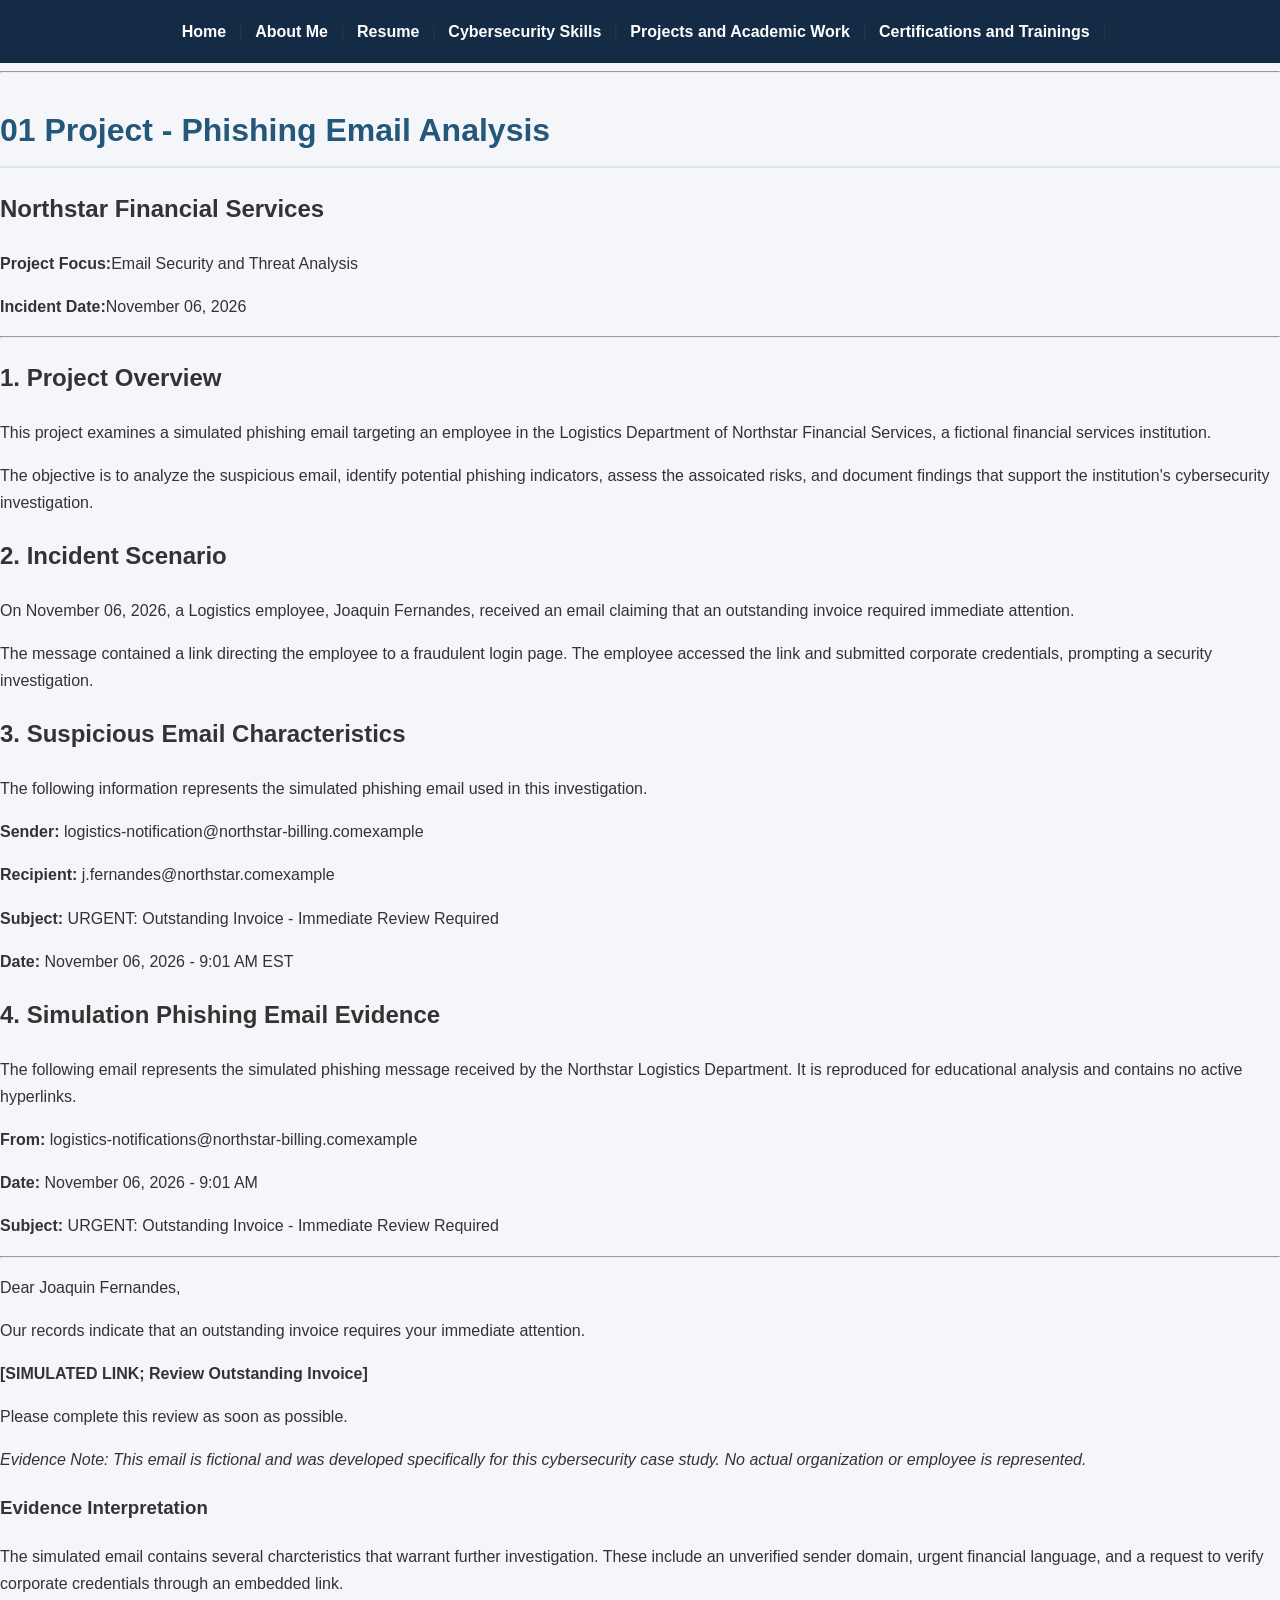
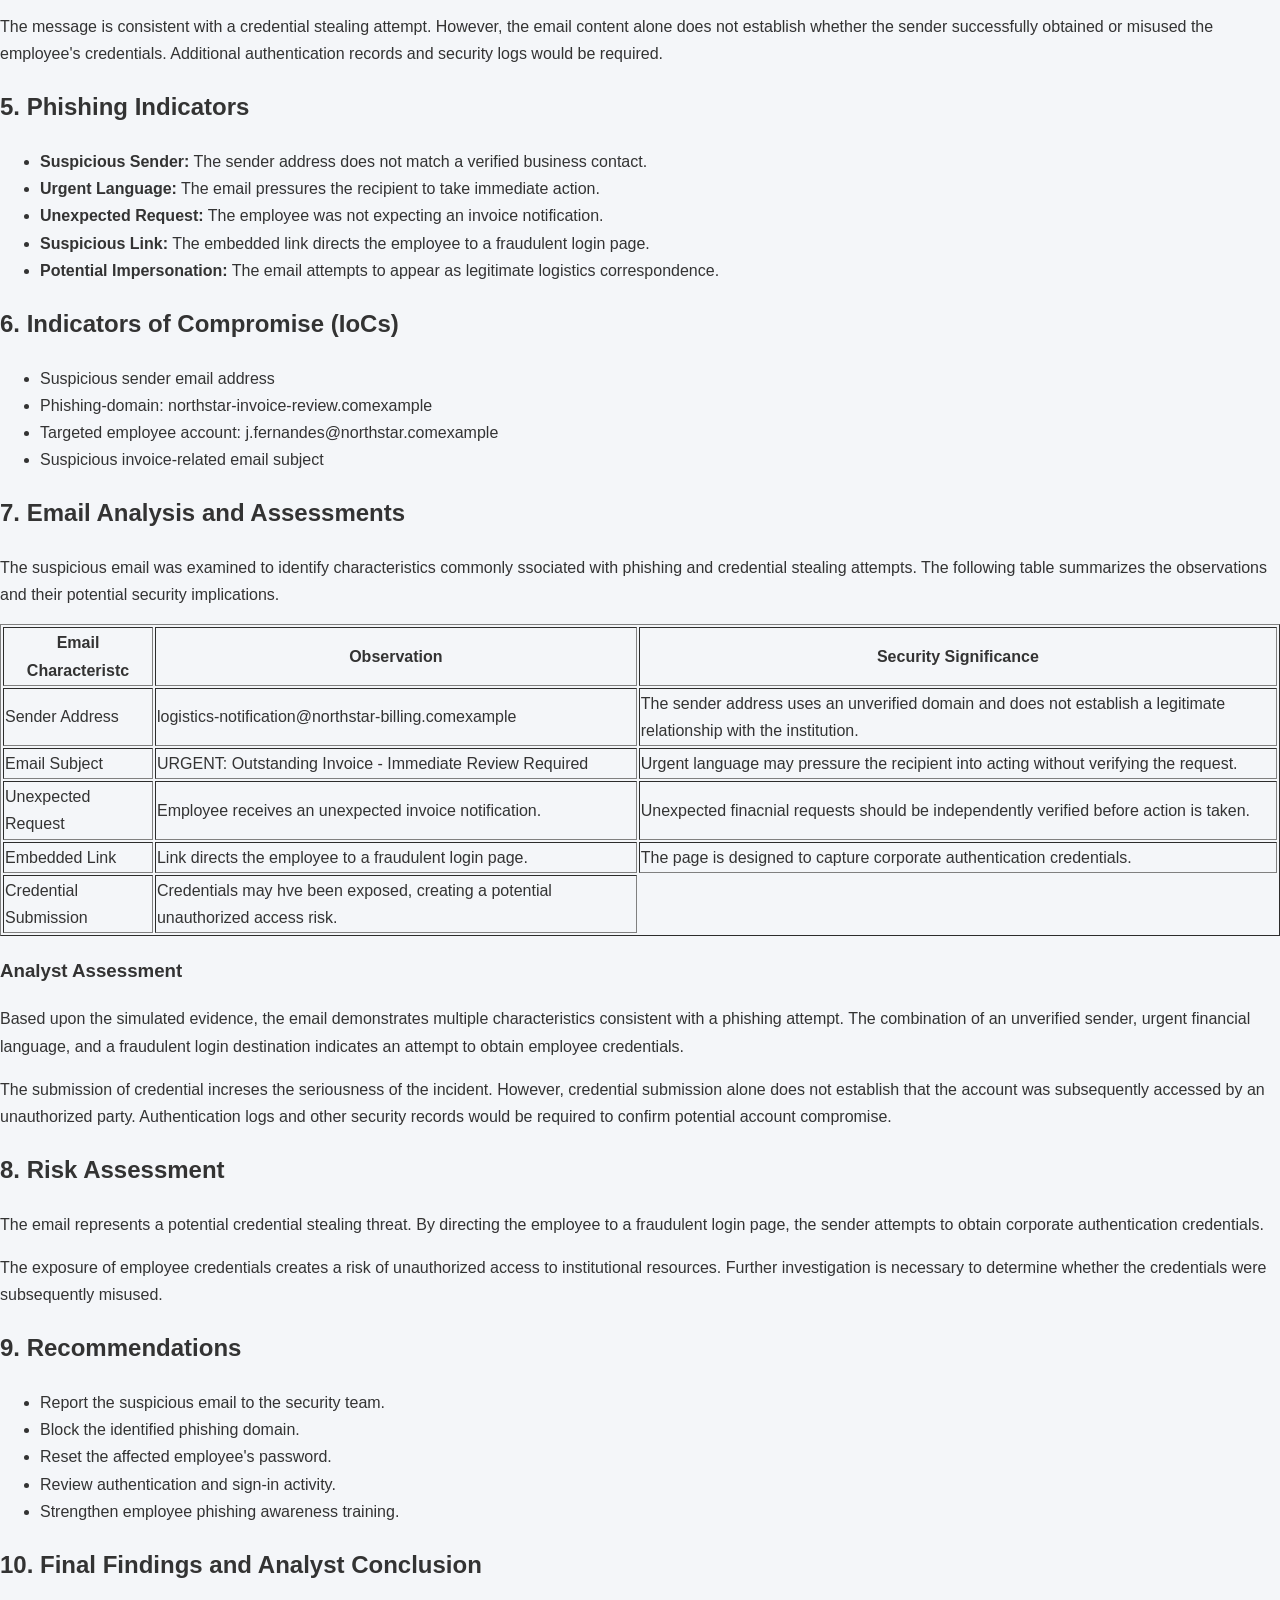
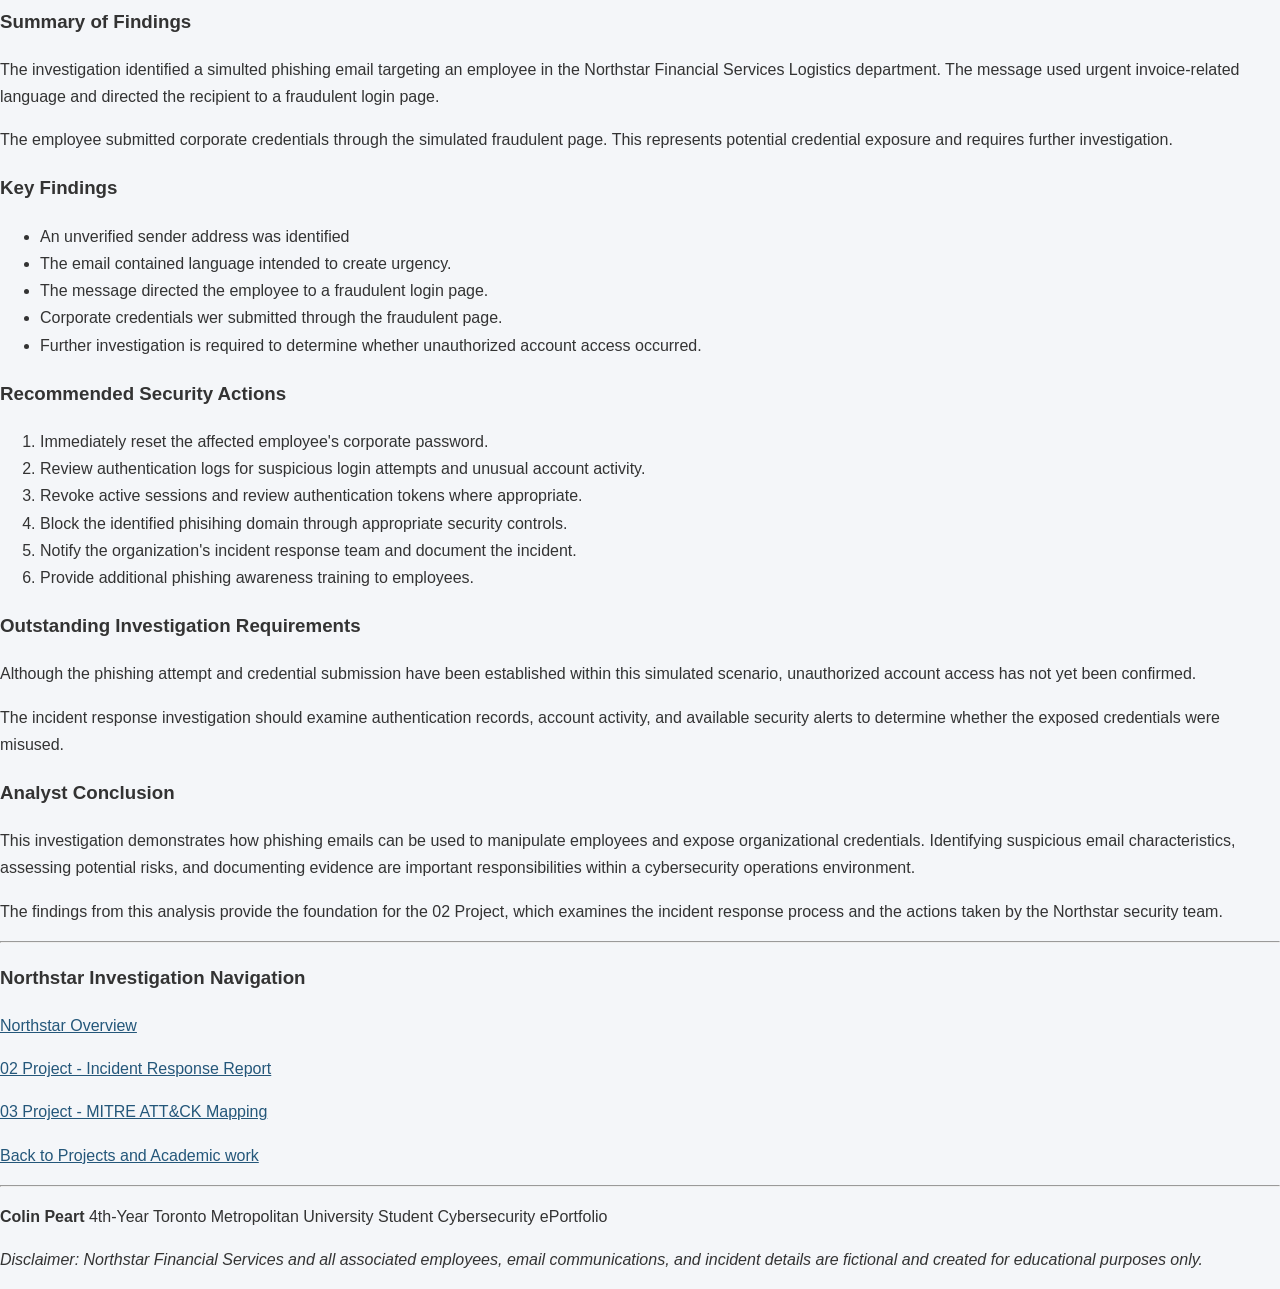
<file: projects/northstar/phishing-analysis.html>
<!DOCTYPE html>
<html lang="en">

<head>
  <meta charset="UTF-8">
  <meta name="viewport" content="Width=device-width, initial-scale=1.0">
  <title>Phishing Email Analysis - NorthStar</title>

<style>
    
    /* Need to punch this up a bit! */

    body {
          font-family: Arial, Helvetica, sans-serif;
          background-color: #f4f6f9;
          color: #333333;
          margin: 0;
          line-height: 1.7;
    }

    /* navigation bar */

    nav {
      background-color: #142b45;
      padding: 18px;
      text-align: center;
    }
    
    nav a {
      color: #ffffff;
      text-decoration: none;
      margin: 0 8px;
      font-weight: bold;
    }

    nav a: hover {
      color: #8fc5ed;
      text-decoration: underline;
    }

    /* Body Content */

    main {
      max-width: 1000px;
      margin: 30px auto;
      padding: 30px;
      background-color: #ffffff;
    }

    /* What about scarfs? Headings */

    h1 {
      color: #24577a;
      border-bottom: 2px solid #dce5ee;
      padding-bottom: 8px;
      margin-top: 30px;
    }

    a {
      color: #24577a;
    }

    a:hover {
      color: #142b45;
    }

    footer {
      background-color: #142b45;
      color: #ffffff;
      text-align: center;
      padding: 20px;
      margin-top: 30px;
    }
    footer p {
      margin: 5px;
    }

    @media screen and (max-width: 700px) {
      nav a{
        display: inline-block;
        margin: 5px;
      }

      main {
        margin: 10px;
        padding: 18px;
      }

      h1 {
        font-size: 1.6em;
      }
    }
    </style>
  
</head>

<body>

<nav>
  <a href="../../index.html">Home</a> |
  <a href="../../about.html">About Me</a> |
  <a href="../../resume.html">Resume</a> |
  <a href="../../skills.html">Cybersecurity Skills</a> |
  <a href="../../projects.html">Projects and Academic Work</a> |
  <a href="../../certification.html">Certifications and Trainings</a> |
</nav>
<hr>

<h1>01 Project - Phishing Email Analysis</h1>
<h2>Northstar Financial Services</h2>

<p>
   <strong>Project Focus:</strong>Email Security and Threat Analysis
</p>

<p>
   <strong>Incident Date:</strong>November 06, 2026
</p>

  <hr>

<h2>1. Project Overview</h2>
<p>
 This project examines a simulated phishing email targeting
 an employee in the Logistics Department of Northstar Financial
 Services, a fictional financial services institution.
</p>

<p>
  The objective is to analyze the suspicious email, identify 
  potential phishing indicators, assess the assoicated risks,
  and document findings that support the institution's 
  cybersecurity investigation.
</p>

<h2>2. Incident Scenario</h2>
  <p>
    On November 06, 2026, a Logistics employee, Joaquin Fernandes,
    received an email claiming that an outstanding invoice
    required immediate attention.
  </p>
  <p>
    The message contained a link directing the employee to a 
    fraudulent login page.  The employee accessed the link
    and submitted corporate credentials, prompting a security
    investigation.
  </p>

  <h2>3. Suspicious Email Characteristics</h2>
  <p>
    The following information represents the simulated phishing
    email used in this investigation.
  </p>

<p>
  <strong>Sender:</strong>
  logistics-notification@northstar-billing.comexample
</p>

<p>
  <strong>Recipient:</strong>
  j.fernandes@northstar.comexample
</p>

<p>
  <strong>Subject:</strong>
  URGENT: Outstanding Invoice - Immediate Review Required
</p>

<p>
  <strong>Date:</strong>
  November 06, 2026 - 9:01 AM EST
</p>


 <h2>4. Simulation Phishing Email Evidence </h2>

  <p>
    The following email represents the simulated
    phishing message received by the Northstar
    Logistics Department.  It is reproduced for 
    educational analysis and contains no active
    hyperlinks.
  </p>

  <p>
    <strong>From:</strong>
    logistics-notifications@northstar-billing.comexample</p>

  <p><strong>Date:</strong>
  November 06, 2026 - 9:01 AM</p>

  <p>
    <strong>Subject:</strong>
    URGENT: Outstanding Invoice - Immediate Review Required</p>

  <hr>

  <p>Dear Joaquin Fernandes,</p>

  <p>
    Our records indicate that an outstanding invoice requires
    your immediate attention.
  </p>

  <p>
    <strong>[SIMULATED LINK; Review Outstanding Invoice]</strong>
  </p>

  <p>
    Please complete this review as soon as possible.
  </p>

  <p>
      <em>
        Evidence Note:  This email is fictional and was
        developed specifically for this cybersecurity
        case study.  No actual organization or employee
        is represented.
      </em>
  </p>

  <h3>Evidence Interpretation</h3>
  <p>
      The simulated email contains several charcteristics
      that warrant further investigation. These include
      an unverified sender domain, urgent financial
      language, and a request to verify corporate
      credentials through an embedded link.
  </p>

  <p>
      The message is consistent with a credential stealing
      attempt.  However, the email content alone does not 
      establish whether the sender successfully obtained
      or misused the employee's credentials.  Additional
      authentication records and security logs would
      be required.
  </p>

  
<h2>5. Phishing Indicators</h2>


<ul>
  <li>
    <strong>Suspicious Sender:</strong>
    The sender address does not match a verified
    business contact.
  </li>

  <li>
    <strong> Urgent Language:</strong>
    The email pressures the recipient to take 
    immediate action.
  </li>

  <li>
    <strong>Unexpected Request:</strong>
    The employee was not expecting an invoice
    notification.
  </li>

  <li>
    <strong>Suspicious Link:</strong>
    The embedded link directs the employee to a
    fraudulent login page.
  </li>

  <li>
    <strong>Potential Impersonation:</strong>
    The email attempts to appear as legitimate
    logistics correspondence.
  </li>

</ul>

<h2>6. Indicators of Compromise (IoCs)</h2>

  
<ul>
  <li>Suspicious sender email address</li>
  <li>Phishing-domain:
      northstar-invoice-review.comexample
  </li>
  
  <li>Targeted employee account:
  j.fernandes@northstar.comexample
  </li>

  <li>Suspicious invoice-related email subject</li>
   
</ul>

<h2>7. Email Analysis and Assessments</h2>

  <p>
    The suspicious email was examined to identify
    characteristics commonly ssociated with phishing
    and credential stealing attempts.  The following
    table summarizes the observations and their potential
    security implications.
  </p>

  <table border="1">

    <tr>
      <th>Email Characteristc</th>
      <th>Observation</th>
      <th>Security Significance</th>
    </tr>
    <tr>
      <td>Sender Address</td>
      <td>
        logistics-notification@northstar-billing.comexample
      </td>
      <td>
        The sender address uses an unverified
        domain and does not establish a legitimate
        relationship with the institution.
      </td>
      </tr>
      <tr>
      <td>Email Subject</td>
      <td>
          URGENT: Outstanding Invoice - 
          Immediate Review Required
      </td>
      <td>
          Urgent language may pressure the recipient
          into acting without verifying the request.
      </td>
       </tr>

       <tr>
         <td>Unexpected Request</td>
         <td>
           Employee receives an unexpected
           invoice notification.
         </td>
         <td>
           Unexpected finacnial requests should be 
           independently verified before action 
           is taken.
         </td>
       </tr>

        <tr>
          <td>Embedded Link</td>
            <td>
              Link directs the employee to a
              fraudulent login page.
            </td>
            <td>
              The page is designed to capture
              corporate authentication credentials.
            </td>
        </tr>

         <tr>
           <td>Credential Submission</td>
           <td>
             Credentials may hve been exposed, 
             creating a potential unauthorized 
             access risk.
           </td>
         </tr>

  </table>

  <h3>Analyst Assessment</h3>

  <p>
    Based upon the simulated evidence, the email 
    demonstrates multiple characteristics consistent
    with a phishing attempt.  The combination of an
    unverified sender, urgent financial language, 
    and a fraudulent login destination indicates
    an attempt to obtain employee credentials.
  </p>

  <p>
    The submission of credential increses the 
    seriousness of the incident.  However, credential
    submission alone does not establish that the 
    account was subsequently accessed by an
    unauthorized party.  Authentication logs and 
    other security records would be required to 
    confirm potential account compromise.
  </p>
<h2>8. Risk Assessment</h2>

  <p>
    The email represents a potential credential stealing
    threat. By directing the employee to a fraudulent
    login page, the sender attempts to obtain corporate
    authentication credentials.
  </p>

  <p>
    The exposure of employee credentials creates a risk 
    of unauthorized access to institutional resources.
    Further investigation is necessary to determine whether
    the credentials were subsequently misused.
  </p>

<h2>9. Recommendations</h2>

  <ul>
     <li>Report the suspicious email to the security team.</li>
     <li>Block the identified phishing domain.</li>
     <li>Reset the affected employee's password.</li>
     <li>Review authentication and sign-in activity.</li>
     <li>Strengthen employee phishing awareness training.</li>
  </ul>

<h2>10. Final Findings and Analyst Conclusion</h2>
<h3>Summary of Findings</h3>
  
  <p>
    The investigation identified a simulted phishing email
    targeting an employee in the Northstar Financial Services
    Logistics department.  The message used urgent invoice-related
    language and directed the recipient to a fraudulent login page.
  </p>

  <p>
    The employee submitted corporate credentials
    through the simulated fraudulent page.  This represents 
    potential credential exposure and requires further
    investigation.
  </p>

  <h3>Key Findings</h3>

  <ul>
    <li>
      An unverified sender address was identified
    </li>

    <li>
       The email contained language intended to create urgency.
    </li>

    <li>
        The message directed the employee to a fraudulent login
      page.
    </li>

    <li>
       Corporate credentials wer submitted through the fraudulent
      page.
    </li>
  
     <li>
       Further investigation is required to determine whether unauthorized
       account access occurred.
     </li>  
  </ul>

  <h3>Recommended Security Actions</h3>
    <ol>
      
      <li>
        Immediately reset the affected employee's corporate password.
      </li>
      
      <li>
        Review authentication logs for suspicious login attempts and 
        unusual account activity.
      </li>

      <li>
        Revoke active sessions and review authentication tokens where
        appropriate.
      </li>

      <li>
        Block the identified phisihing domain through appropriate security
        controls.
      </li>

      <li>
        Notify the organization's incident response team and document the 
        incident.
      </li>

      <li>Provide additional phishing awareness training to employees.</li>
           
    </ol>
   <h3>Outstanding Investigation Requirements</h3>

  <p> 
  Although the phishing attempt and credential submission have been 
  established within this simulated scenario, unauthorized account access
  has not yet been confirmed.
  </p>
  
  <p>
    The incident response investigation should examine authentication records,
    account activity, and available security alerts to determine whether the 
    exposed credentials were misused.
  </p>

  <h3>Analyst Conclusion</h3>

  <p>
    This investigation demonstrates how phishing
    emails can be used to manipulate employees
    and expose organizational credentials.
    Identifying suspicious email characteristics, 
    assessing potential risks, and documenting 
    evidence are important responsibilities 
    within a cybersecurity operations environment.
  </p>

  <p> 
     The findings from this analysis provide the foundation
     for the 02 Project, which examines the incident response
     process and the actions taken by the Northstar security
     team.
  </p>
  
  <hr>
  
  <h3>Northstar Investigation Navigation</h3>
  <p>
    <a href="index.html">Northstar Overview</a>
  </p>

  <p>
    <a href="incident-report.html">
    02 Project - Incident Response Report
    </a>
  </p>

  <p>
    <a href="mitre-mapping.html">
    03 Project - MITRE ATT&CK Mapping
    </a>
  </p>

  <p>
    <a href="../../projects.html">
      Back to Projects and Academic work
    </a>
  </p>
  
  <hr>

  <p>
     <strong> Colin Peart</strong>
    4th-Year Toronto Metropolitan University Student
    Cybersecurity ePortfolio<br>
  </p>

  <p>
   <em>
    Disclaimer: Northstar Financial Services and all
    associated employees, email communications, and 
    incident details are fictional and created for 
    educational purposes only.
   </em>
  </p>
</body>
</html>
</file>
